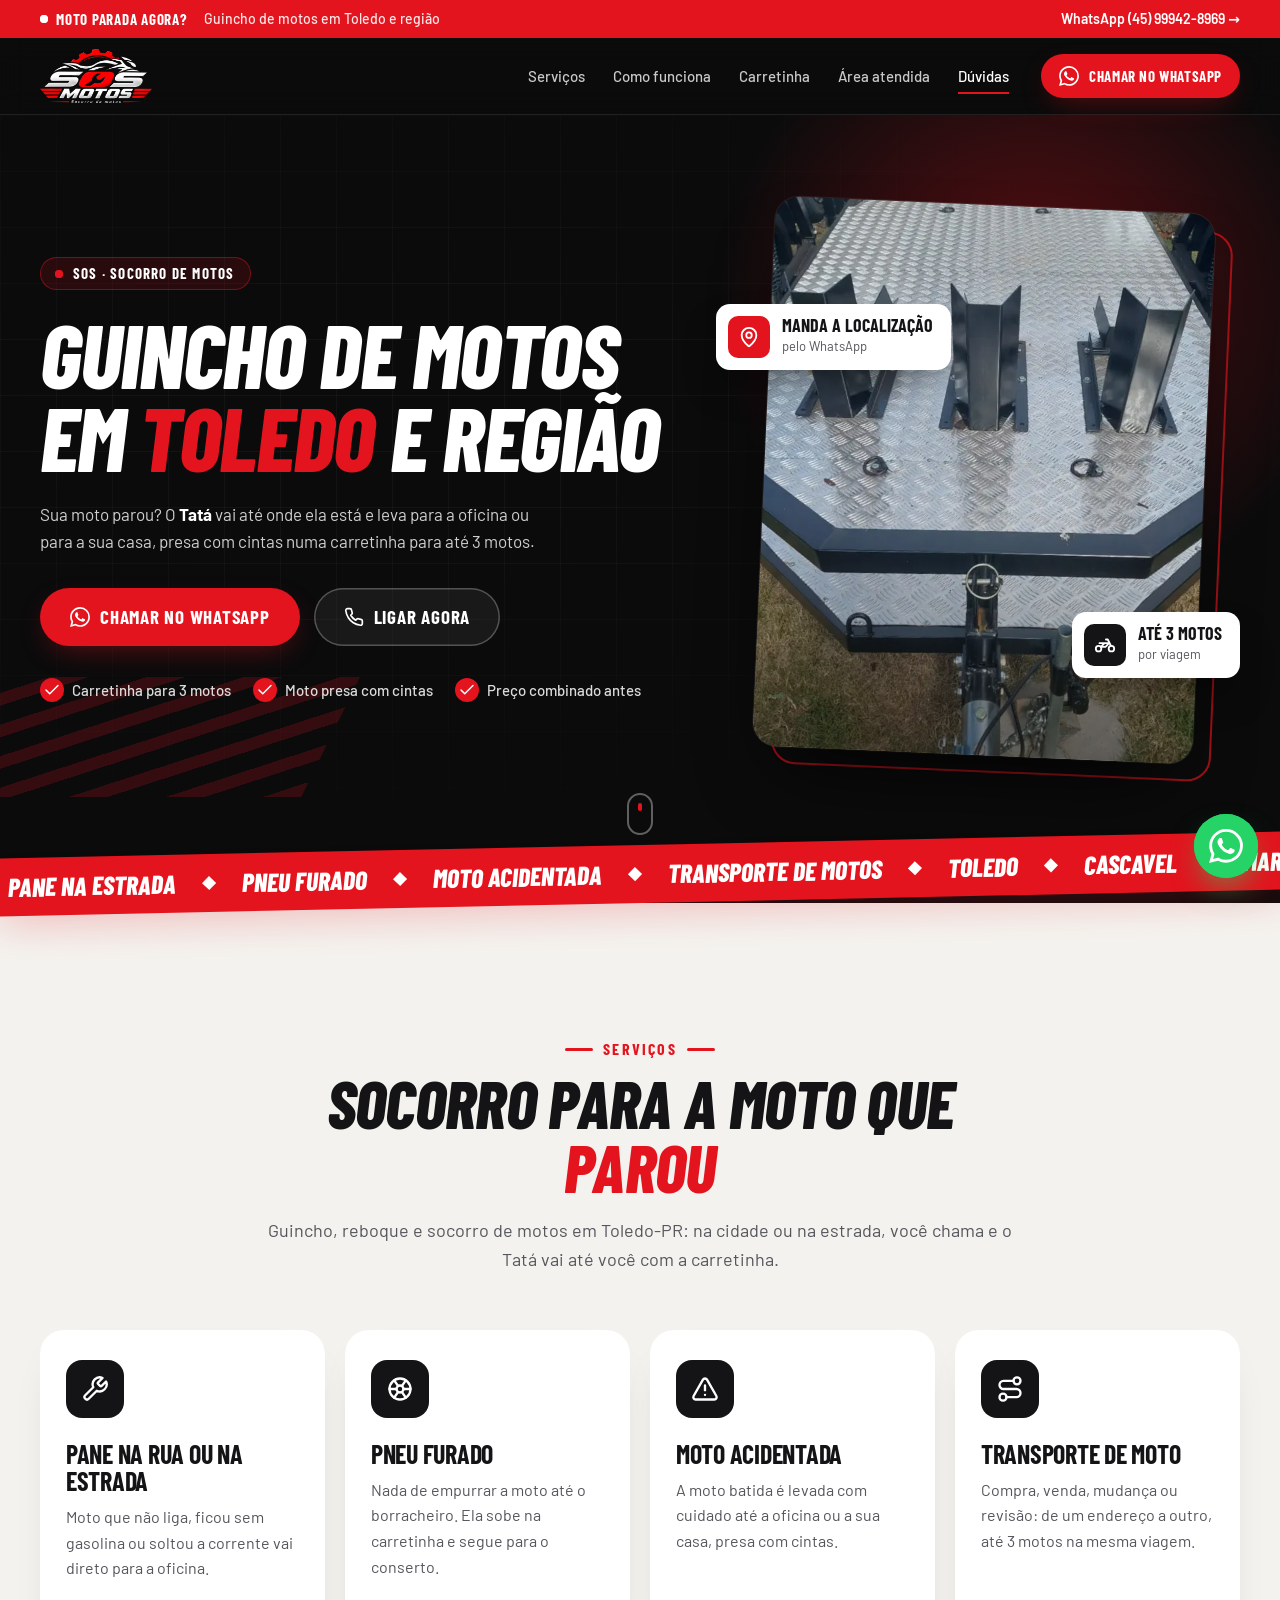
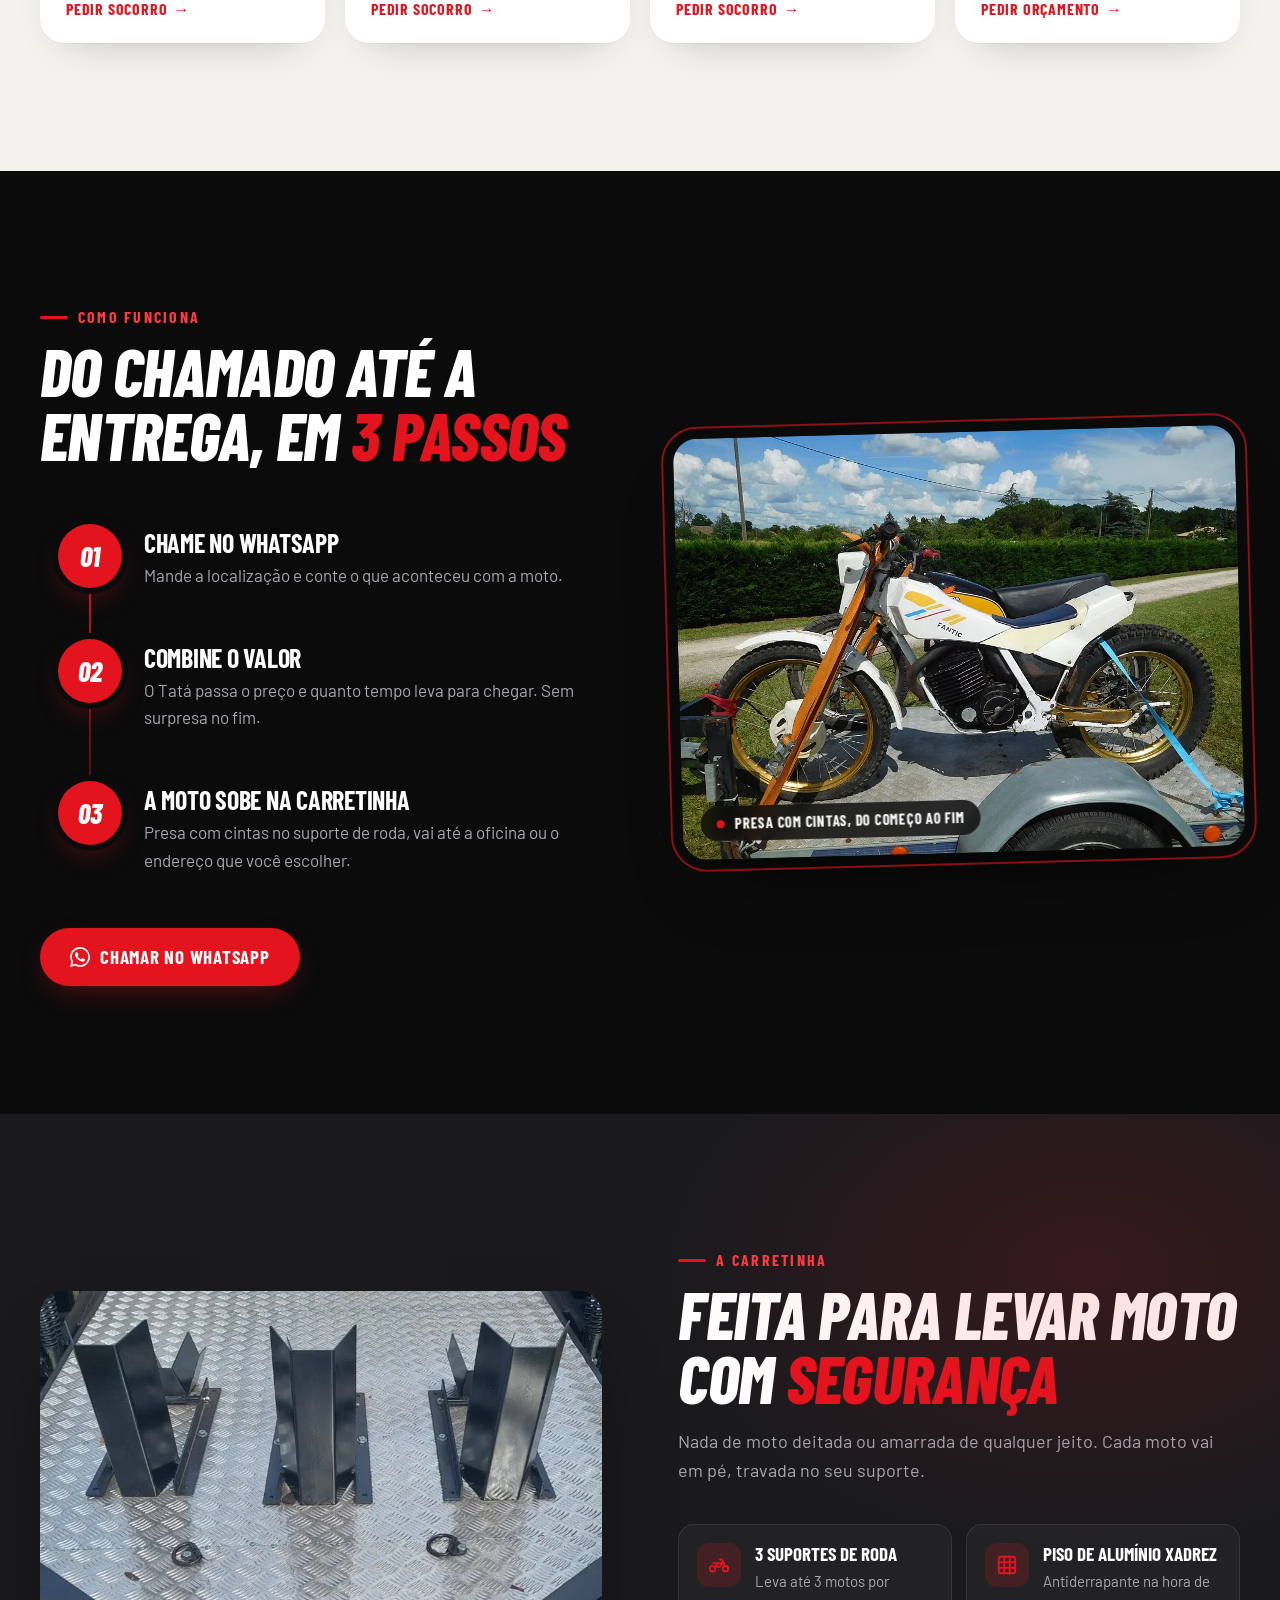
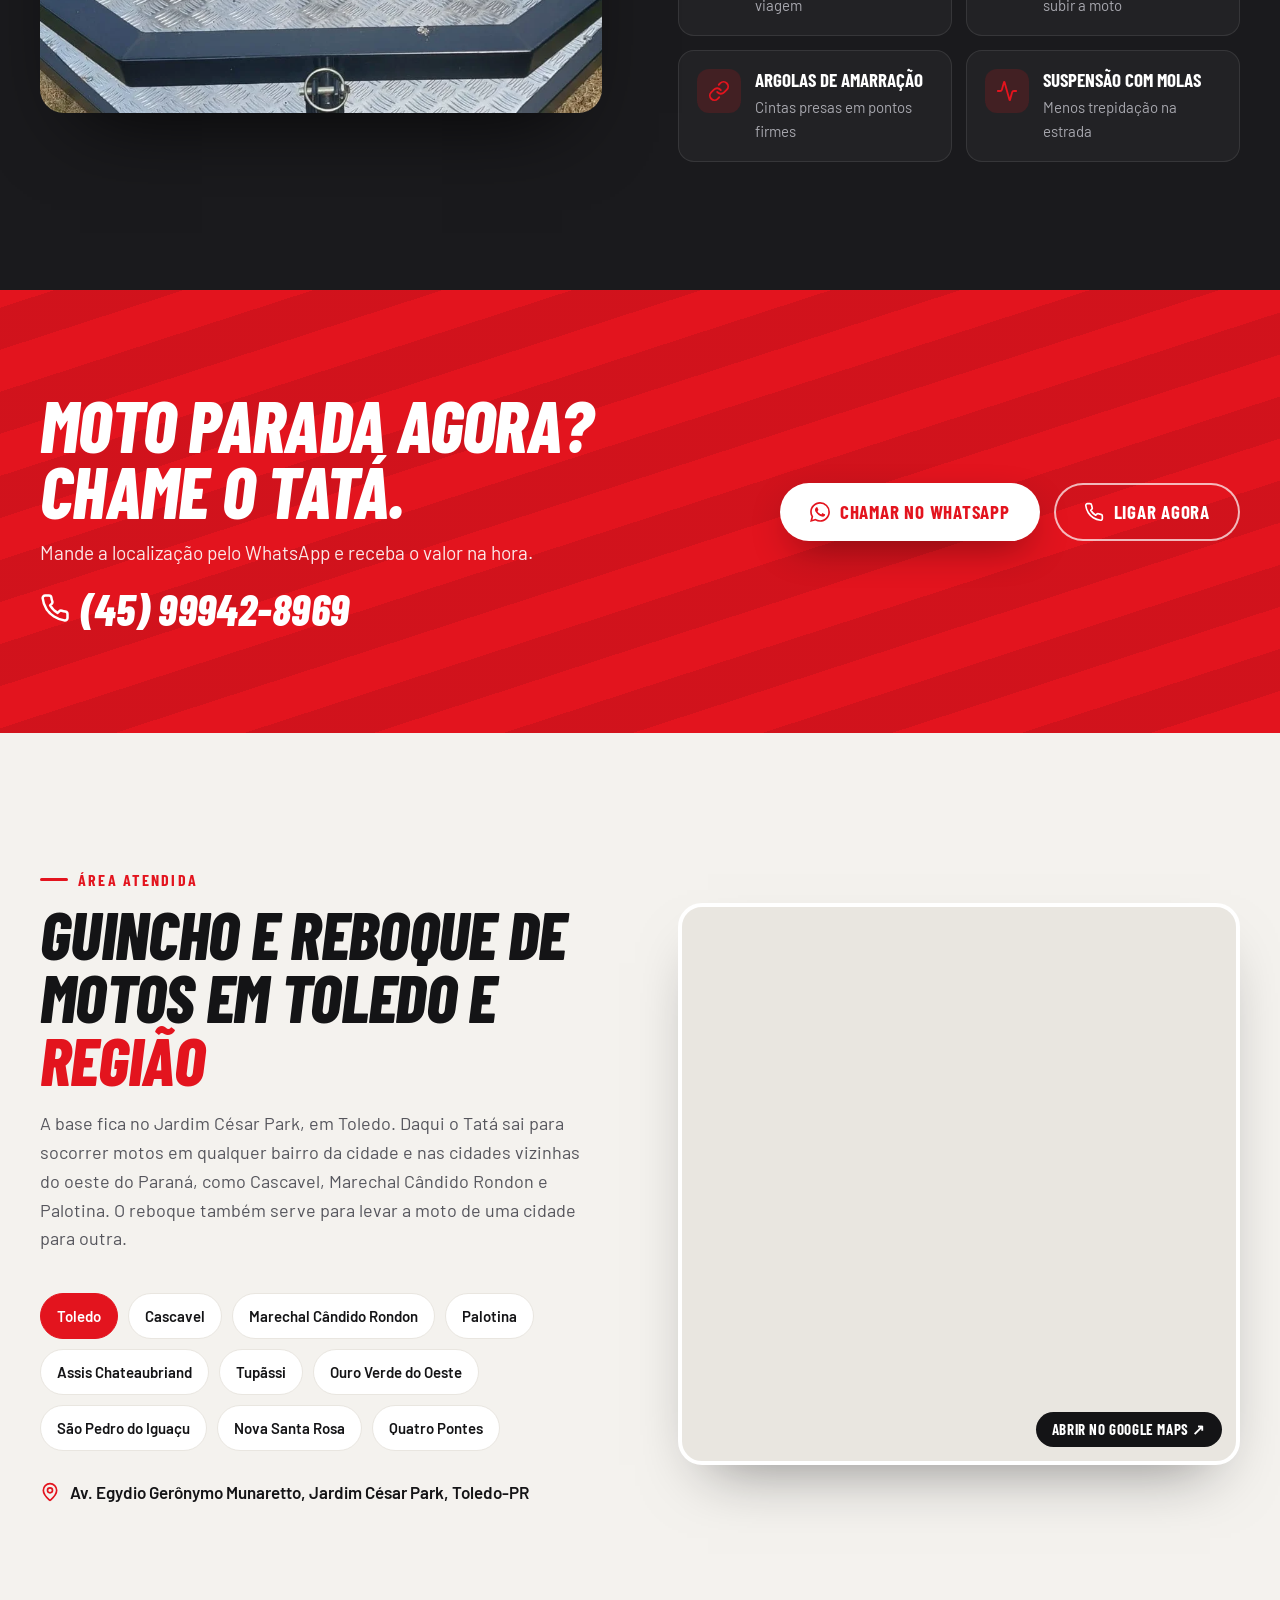
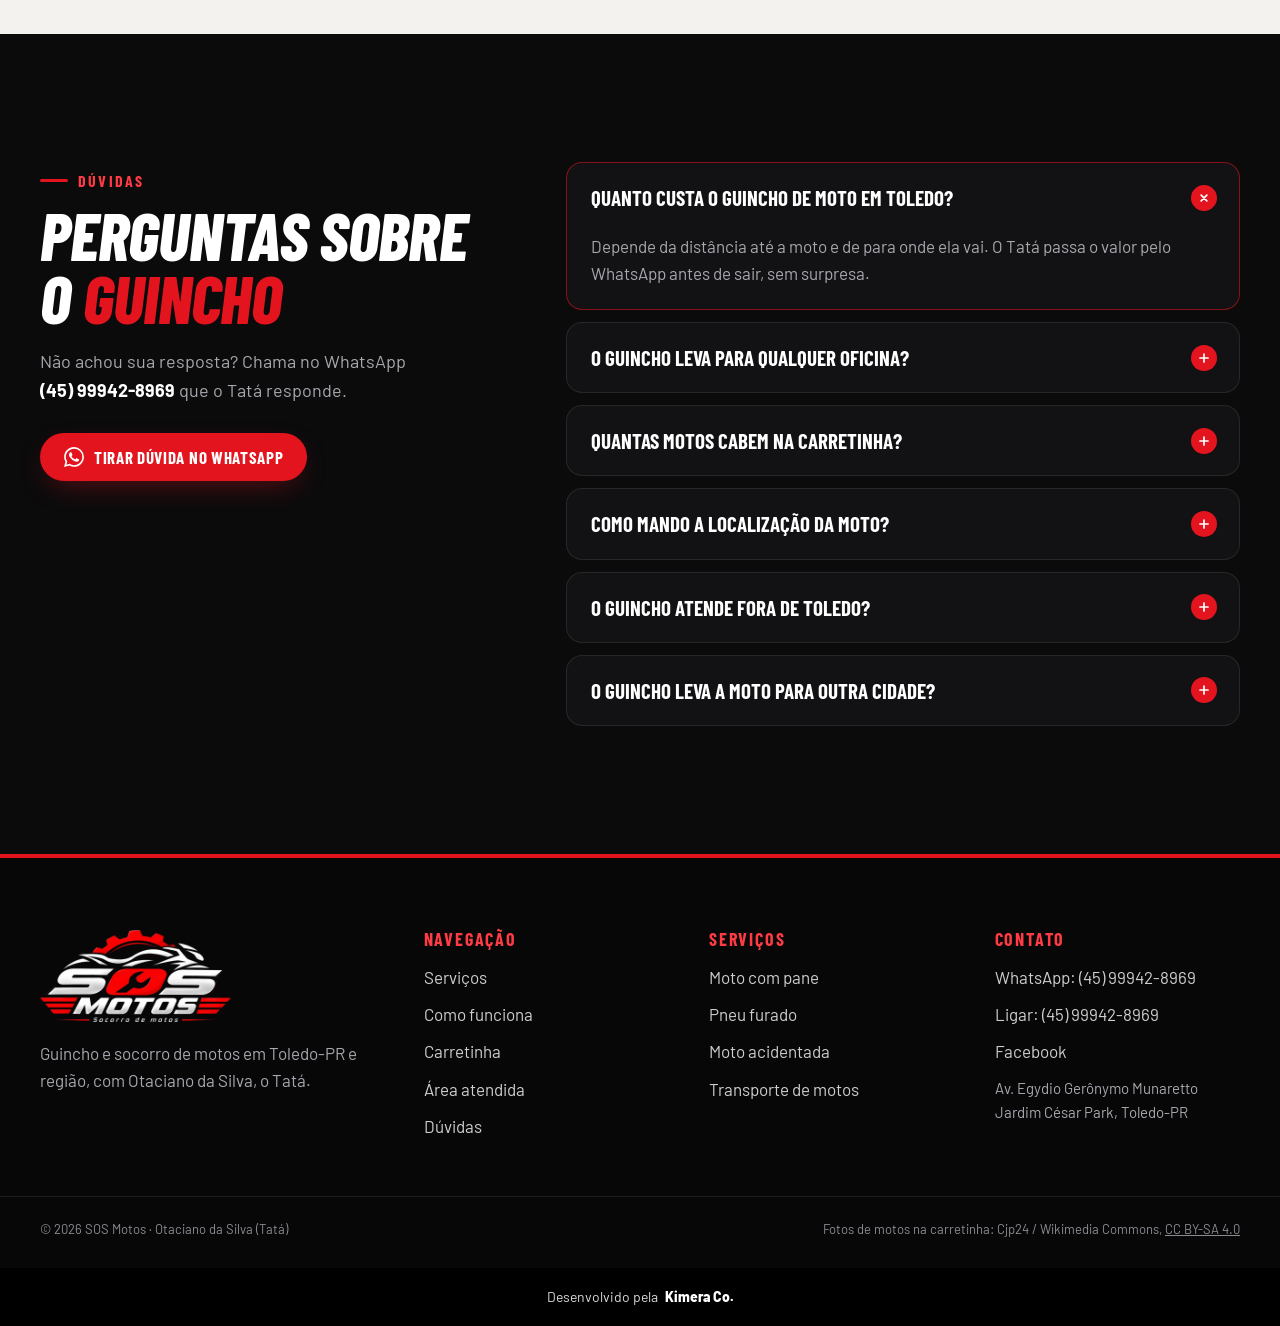
<file: index.html>
<!doctype html>
<html lang="pt-BR">
<head>
<meta charset="utf-8">
<meta name="viewport" content="width=device-width, initial-scale=1, viewport-fit=cover">
<title>Guincho de Motos em Toledo-PR e Região | SOS Motos (Tatá)</title>
<meta name="description" content="Guincho de motos em Toledo-PR e região. O Tatá busca sua moto onde ela parou e leva até a oficina ou a sua casa, numa carretinha para 3 motos. Chame no WhatsApp.">
<meta name="geo.region" content="BR-PR">
<meta name="geo.placename" content="Toledo">
<meta name="geo.position" content="-24.7551414;-53.7394605">
<meta property="og:type" content="website">
<meta property="og:locale" content="pt_BR">
<meta property="og:title" content="SOS Motos: guincho de motos em Toledo-PR">
<meta property="og:description" content="O Tatá busca sua moto onde ela parou, em Toledo e região, e leva na carretinha até a oficina ou a sua casa.">
<meta property="og:image" content="https://sosmotostoledo.com.br/share-v2.jpg">
<meta property="og:image:width" content="1200">
<meta property="og:image:height" content="630">
<meta name="twitter:card" content="summary_large_image">
<link rel="icon" href="favicon.png" type="image/png">
<link rel="icon" href="icon-512.png" type="image/png" sizes="512x512">
<link rel="apple-touch-icon" href="apple-touch-icon.png">
<meta name="theme-color" content="#0B0B0C">
<link rel="canonical" href="https://sosmotostoledo.com.br/">
<meta property="og:url" content="https://sosmotostoledo.com.br/">
<link rel="preconnect" href="https://fonts.googleapis.com">
<link rel="preconnect" href="https://fonts.gstatic.com" crossorigin>
<link href="https://fonts.googleapis.com/css2?family=Barlow+Condensed:ital,wght@0,600;0,700;0,800;1,700;1,800&family=Barlow:wght@400;500;600&display=swap" rel="stylesheet">
<link rel="preload" as="image" href="img/carretinha-900.webp" imagesrcset="img/carretinha-600.webp 600w, img/carretinha-900.webp 900w" imagesizes="(max-width: 900px) 90vw, 460px">
<link rel="stylesheet" href="styles.css">
<script>document.documentElement.classList.add('js')</script>
<script type="application/ld+json">
{
  "@context": "https://schema.org",
  "@type": [
    "EmergencyService",
    "AutomotiveBusiness"
  ],
  "name": "SOS Motos — Socorro de Motos",
  "alternateName": "SOS Motos Tatá",
  "description": "Guincho e socorro de motos em Toledo-PR e região, com carretinha para até 3 motos.",
  "url": "https://sosmotostoledo.com.br/",
  "image": "https://sosmotostoledo.com.br/share-v2.jpg",
  "logo": "https://sosmotostoledo.com.br/img/logo-grande.webp",
  "founder": {
    "@type": "Person",
    "name": "Otaciano da Silva",
    "alternateName": "Tatá"
  },
  "telephone": "+5545999428969",
  "sameAs": [
    "https://www.facebook.com/share/1fqPfXB3DM/"
  ],
  "address": {
    "@type": "PostalAddress",
    "streetAddress": "Avenida Egydio Gerônymo Munaretto",
    "addressLocality": "Toledo",
    "addressRegion": "PR",
    "addressCountry": "BR"
  },
  "geo": {
    "@type": "GeoCoordinates",
    "latitude": -24.7551414,
    "longitude": -53.7394605
  },
  "hasMap": "https://www.google.com/maps?q=-24.7551414,-53.7394605",
  "areaServed": [
    {
      "@type": "City",
      "name": "Toledo",
      "containedInPlace": {
        "@type": "State",
        "name": "Paraná"
      }
    },
    {
      "@type": "City",
      "name": "Cascavel",
      "containedInPlace": {
        "@type": "State",
        "name": "Paraná"
      }
    },
    {
      "@type": "City",
      "name": "Marechal Cândido Rondon",
      "containedInPlace": {
        "@type": "State",
        "name": "Paraná"
      }
    },
    {
      "@type": "City",
      "name": "Palotina",
      "containedInPlace": {
        "@type": "State",
        "name": "Paraná"
      }
    },
    {
      "@type": "City",
      "name": "Assis Chateaubriand",
      "containedInPlace": {
        "@type": "State",
        "name": "Paraná"
      }
    },
    {
      "@type": "City",
      "name": "Tupãssi",
      "containedInPlace": {
        "@type": "State",
        "name": "Paraná"
      }
    },
    {
      "@type": "City",
      "name": "Ouro Verde do Oeste",
      "containedInPlace": {
        "@type": "State",
        "name": "Paraná"
      }
    },
    {
      "@type": "City",
      "name": "São Pedro do Iguaçu",
      "containedInPlace": {
        "@type": "State",
        "name": "Paraná"
      }
    },
    {
      "@type": "City",
      "name": "Nova Santa Rosa",
      "containedInPlace": {
        "@type": "State",
        "name": "Paraná"
      }
    },
    {
      "@type": "City",
      "name": "Quatro Pontes",
      "containedInPlace": {
        "@type": "State",
        "name": "Paraná"
      }
    }
  ],
  "knowsAbout": [
    "guincho de motos",
    "socorro de motos",
    "reboque de motos",
    "transporte de motos"
  ],
  "@id": "https://sosmotostoledo.com.br/#empresa",
  "slogan": "Moto parou? O Tatá busca.",
  "hasOfferCatalog": {
    "@type": "OfferCatalog",
    "name": "Serviços de guincho de motos",
    "itemListElement": [
      {
        "@type": "Offer",
        "itemOffered": {
          "@type": "Service",
          "name": "Guincho para moto com pane",
          "url": "https://sosmotostoledo.com.br/servicos/moto-com-pane/",
          "description": "Busca da moto parada na rua ou na estrada, em Toledo e região.",
          "areaServed": {
            "@type": "City",
            "name": "Toledo",
            "containedInPlace": {
              "@type": "State",
              "name": "Paraná"
            }
          }
        }
      },
      {
        "@type": "Offer",
        "itemOffered": {
          "@type": "Service",
          "name": "Socorro para pneu furado",
          "url": "https://sosmotostoledo.com.br/servicos/pneu-furado/",
          "description": "Leva a moto com pneu furado até a borracharia ou a oficina.",
          "areaServed": {
            "@type": "City",
            "name": "Toledo",
            "containedInPlace": {
              "@type": "State",
              "name": "Paraná"
            }
          }
        }
      },
      {
        "@type": "Offer",
        "itemOffered": {
          "@type": "Service",
          "name": "Reboque de moto acidentada",
          "url": "https://sosmotostoledo.com.br/servicos/moto-acidentada/",
          "description": "Recolhe a moto depois de acidente e leva até a oficina ou para casa.",
          "areaServed": {
            "@type": "City",
            "name": "Toledo",
            "containedInPlace": {
              "@type": "State",
              "name": "Paraná"
            }
          }
        }
      },
      {
        "@type": "Offer",
        "itemOffered": {
          "@type": "Service",
          "name": "Transporte de motos",
          "url": "https://sosmotostoledo.com.br/servicos/transporte-de-motos/",
          "description": "Transporte de até 3 motos por viagem na carretinha, presas com cintas.",
          "areaServed": {
            "@type": "City",
            "name": "Toledo",
            "containedInPlace": {
              "@type": "State",
              "name": "Paraná"
            }
          }
        }
      }
    ]
  }
}
</script>
<script type="application/ld+json">
{
  "@context": "https://schema.org",
  "@type": "WebSite",
  "@id": "https://sosmotostoledo.com.br/#site",
  "name": "SOS Motos",
  "alternateName": "SOS Motos Toledo",
  "url": "https://sosmotostoledo.com.br/",
  "inLanguage": "pt-BR",
  "publisher": {
    "@id": "https://sosmotostoledo.com.br/#empresa"
  }
}
</script>
<script type="application/ld+json">
{
  "@context": "https://schema.org",
  "@type": "FAQPage",
  "mainEntity": [
    { "@type": "Question", "name": "Quanto custa o guincho de moto em Toledo?", "acceptedAnswer": { "@type": "Answer", "text": "Depende da distância até a moto e de para onde ela vai. O Tatá passa o valor pelo WhatsApp antes de sair, sem surpresa." } },
    { "@type": "Question", "name": "O guincho leva para qualquer oficina?", "acceptedAnswer": { "@type": "Answer", "text": "Sim. A moto vai para a oficina que você escolher, para uma concessionária ou para a sua casa." } },
    { "@type": "Question", "name": "Quantas motos cabem na carretinha?", "acceptedAnswer": { "@type": "Answer", "text": "Até 3 motos por viagem, cada uma no seu suporte de roda e presa com cintas." } },
    { "@type": "Question", "name": "Como mando a localização da moto?", "acceptedAnswer": { "@type": "Answer", "text": "No WhatsApp, toque no clipe, escolha Localização e envie a localização atual. Assim o Tatá chega direto até você." } },
    { "@type": "Question", "name": "O guincho atende fora de Toledo?", "acceptedAnswer": { "@type": "Answer", "text": "Sim, nas cidades da região. Mande a localização e o Tatá confirma se consegue ir e quanto fica." } },
    { "@type": "Question", "name": "O guincho leva a moto para outra cidade?", "acceptedAnswer": { "@type": "Answer", "text": "Leva. Dá para buscar a moto em Toledo e entregar em Cascavel, Marechal Cândido Rondon ou outra cidade da região, e o contrário também. O valor é combinado antes pelo WhatsApp." } }
  ]
}
</script>
</head>
<body>

<a class="skip" href="#conteudo">Pular para o conteúdo</a>

<!-- faixa de urgência -->
<div class="topbar">
  <div class="container topbar__in">
    <span class="topbar__live"><i></i>Moto parada agora?</span>
    <span class="topbar__txt">Guincho de motos em Toledo e região</span>
    <a class="topbar__link" data-wa href="https://wa.me/5545999428969">WhatsApp (45) 99942-8969 →</a>
  </div>
</div>

<header class="header" id="topo">
  <div class="container header__in">
    <a class="header__logo" href="#topo" aria-label="SOS Motos, início"><img src="img/logo.webp" alt="SOS Motos — socorro de motos" width="362" height="174"></a>
    <nav class="header__nav" aria-label="Principal">
      <a href="#servicos">Serviços</a>
      <a href="#como-funciona">Como funciona</a>
      <a href="#carretinha">Carretinha</a>
      <a href="#area">Área atendida</a>
      <a href="#duvidas">Dúvidas</a>
    </nav>
    <a class="btn btn--red btn--sm header__cta" data-wa href="https://wa.me/5545999428969">
      <svg class="ico" viewBox="0 0 24 24" fill="currentColor" aria-hidden="true" focusable="false"><path d="M17.472 14.382c-.297-.149-1.758-.867-2.03-.967-.273-.099-.471-.148-.67.15-.197.297-.767.966-.94 1.164-.173.199-.347.223-.644.075-.297-.15-1.255-.463-2.39-1.475-.883-.788-1.48-1.761-1.653-2.059-.173-.297-.018-.458.13-.606.134-.133.298-.347.446-.52.149-.174.198-.298.298-.497.099-.198.05-.371-.025-.52-.075-.149-.669-1.612-.916-2.207-.242-.579-.487-.5-.669-.51-.173-.008-.371-.01-.57-.01-.198 0-.52.074-.792.372-.272.297-1.04 1.016-1.04 2.479 0 1.462 1.065 2.875 1.213 3.074.149.198 2.096 3.2 5.077 4.487.709.306 1.262.489 1.694.625.712.227 1.36.195 1.871.118.571-.085 1.758-.719 2.006-1.413.248-.694.248-1.289.173-1.413-.074-.124-.272-.198-.57-.347m-5.421 7.403h-.004a9.87 9.87 0 01-5.031-1.378l-.361-.214-3.741.982.998-3.648-.235-.374a9.86 9.86 0 01-1.51-5.26c.001-5.45 4.436-9.884 9.888-9.884 2.64 0 5.122 1.03 6.988 2.898a9.825 9.825 0 012.893 6.994c-.003 5.45-4.437 9.884-9.885 9.884m8.413-18.297A11.815 11.815 0 0012.05 0C5.495 0 .16 5.335.157 11.892c0 2.096.547 4.142 1.588 5.945L.057 24l6.305-1.654a11.882 11.882 0 005.683 1.448h.005c6.554 0 11.89-5.335 11.893-11.893a11.821 11.821 0 00-3.48-8.413Z"/></svg>Chamar no WhatsApp
    </a>
    <button class="header__burger" type="button" aria-expanded="false" aria-controls="menu" aria-label="Abrir menu"><span></span><span></span></button>
  </div>
  <div class="menu" id="menu" hidden>
    <a href="#servicos">Serviços</a>
    <a href="#como-funciona">Como funciona</a>
    <a href="#carretinha">Carretinha</a>
    <a href="#area">Área atendida</a>
    <a href="#duvidas">Dúvidas</a>
    <a class="btn btn--red" data-wa href="https://wa.me/5545999428969"><svg class="ico" viewBox="0 0 24 24" fill="currentColor" aria-hidden="true" focusable="false"><path d="M17.472 14.382c-.297-.149-1.758-.867-2.03-.967-.273-.099-.471-.148-.67.15-.197.297-.767.966-.94 1.164-.173.199-.347.223-.644.075-.297-.15-1.255-.463-2.39-1.475-.883-.788-1.48-1.761-1.653-2.059-.173-.297-.018-.458.13-.606.134-.133.298-.347.446-.52.149-.174.198-.298.298-.497.099-.198.05-.371-.025-.52-.075-.149-.669-1.612-.916-2.207-.242-.579-.487-.5-.669-.51-.173-.008-.371-.01-.57-.01-.198 0-.52.074-.792.372-.272.297-1.04 1.016-1.04 2.479 0 1.462 1.065 2.875 1.213 3.074.149.198 2.096 3.2 5.077 4.487.709.306 1.262.489 1.694.625.712.227 1.36.195 1.871.118.571-.085 1.758-.719 2.006-1.413.248-.694.248-1.289.173-1.413-.074-.124-.272-.198-.57-.347m-5.421 7.403h-.004a9.87 9.87 0 01-5.031-1.378l-.361-.214-3.741.982.998-3.648-.235-.374a9.86 9.86 0 01-1.51-5.26c.001-5.45 4.436-9.884 9.888-9.884 2.64 0 5.122 1.03 6.988 2.898a9.825 9.825 0 012.893 6.994c-.003 5.45-4.437 9.884-9.885 9.884m8.413-18.297A11.815 11.815 0 0012.05 0C5.495 0 .16 5.335.157 11.892c0 2.096.547 4.142 1.588 5.945L.057 24l6.305-1.654a11.882 11.882 0 005.683 1.448h.005c6.554 0 11.89-5.335 11.893-11.893a11.821 11.821 0 00-3.48-8.413Z"/></svg>Chamar no WhatsApp</a>
  </div>
</header>

<main id="conteudo">

  <!-- HERO (escuro) -->
  <section class="hero">
    <div class="hero__bg" aria-hidden="true">
      <span class="hero__glow"></span>
      <span class="hero__stripes"></span>
      <span class="hero__grid"></span>
    </div>
    <div class="container hero__in">
      <div class="hero__text">
        <p class="badge" data-in="1"><i class="badge__dot"></i>SOS · Socorro de motos</p>
        <h1 data-in="2">Guincho de motos em <span class="red">Toledo</span> e região</h1>
        <p class="hero__lead" data-in="3">Sua moto parou? O <strong>Tatá</strong> vai até onde ela está e leva para a oficina ou para a sua casa, presa com cintas numa carretinha para até 3 motos.</p>
        <div class="hero__cta" data-in="4">
          <a class="btn btn--red btn--lg btn--shine" data-wa href="https://wa.me/5545999428969">
            <svg class="ico" viewBox="0 0 24 24" fill="currentColor" aria-hidden="true" focusable="false"><path d="M17.472 14.382c-.297-.149-1.758-.867-2.03-.967-.273-.099-.471-.148-.67.15-.197.297-.767.966-.94 1.164-.173.199-.347.223-.644.075-.297-.15-1.255-.463-2.39-1.475-.883-.788-1.48-1.761-1.653-2.059-.173-.297-.018-.458.13-.606.134-.133.298-.347.446-.52.149-.174.198-.298.298-.497.099-.198.05-.371-.025-.52-.075-.149-.669-1.612-.916-2.207-.242-.579-.487-.5-.669-.51-.173-.008-.371-.01-.57-.01-.198 0-.52.074-.792.372-.272.297-1.04 1.016-1.04 2.479 0 1.462 1.065 2.875 1.213 3.074.149.198 2.096 3.2 5.077 4.487.709.306 1.262.489 1.694.625.712.227 1.36.195 1.871.118.571-.085 1.758-.719 2.006-1.413.248-.694.248-1.289.173-1.413-.074-.124-.272-.198-.57-.347m-5.421 7.403h-.004a9.87 9.87 0 01-5.031-1.378l-.361-.214-3.741.982.998-3.648-.235-.374a9.86 9.86 0 01-1.51-5.26c.001-5.45 4.436-9.884 9.888-9.884 2.64 0 5.122 1.03 6.988 2.898a9.825 9.825 0 012.893 6.994c-.003 5.45-4.437 9.884-9.885 9.884m8.413-18.297A11.815 11.815 0 0012.05 0C5.495 0 .16 5.335.157 11.892c0 2.096.547 4.142 1.588 5.945L.057 24l6.305-1.654a11.882 11.882 0 005.683 1.448h.005c6.554 0 11.89-5.335 11.893-11.893a11.821 11.821 0 00-3.48-8.413Z"/></svg>Chamar no WhatsApp
          </a>
          <a class="btn btn--ghost btn--lg" data-tel href="tel:+5545999428969">
            <svg class="ico" viewBox="0 0 24 24" fill="none" stroke="currentColor" stroke-width="2" stroke-linecap="round" stroke-linejoin="round" aria-hidden="true" focusable="false"><path d="M22 16.92v3a2 2 0 0 1-2.18 2 19.79 19.79 0 0 1-8.63-3.07 19.5 19.5 0 0 1-6-6 19.79 19.79 0 0 1-3.07-8.67A2 2 0 0 1 4.11 2h3a2 2 0 0 1 2 1.72 12.84 12.84 0 0 0 .7 2.81 2 2 0 0 1-.45 2.11L8.09 9.91a16 16 0 0 0 6 6l1.27-1.27a2 2 0 0 1 2.11-.45 12.84 12.84 0 0 0 2.81.7A2 2 0 0 1 22 16.92z" /></svg>Ligar agora
          </a>
        </div>
        <ul class="chips" data-in="5">
          <li><svg class="ico" viewBox="0 0 24 24" fill="none" stroke="currentColor" stroke-width="2" stroke-linecap="round" stroke-linejoin="round" aria-hidden="true" focusable="false"><path d="M20 6 9 17l-5-5" /></svg>Carretinha para 3 motos</li>
          <li><svg class="ico" viewBox="0 0 24 24" fill="none" stroke="currentColor" stroke-width="2" stroke-linecap="round" stroke-linejoin="round" aria-hidden="true" focusable="false"><path d="M20 6 9 17l-5-5" /></svg>Moto presa com cintas</li>
          <li><svg class="ico" viewBox="0 0 24 24" fill="none" stroke="currentColor" stroke-width="2" stroke-linecap="round" stroke-linejoin="round" aria-hidden="true" focusable="false"><path d="M20 6 9 17l-5-5" /></svg>Preço combinado antes</li>
        </ul>
      </div>

      <div class="hero__visual" data-in="3">
        <div class="hero__frame">
          <img src="img/carretinha-900.webp" srcset="img/carretinha-600.webp 600w, img/carretinha-900.webp 900w" sizes="(max-width: 900px) 90vw, 460px" width="900" height="1600" alt="Carretinha do SOS Motos com piso de alumínio antiderrapante e três suportes de roda" fetchpriority="high">
        </div>
        <div class="float float--a">
          <span class="float__ico"><svg viewBox="0 0 24 24" fill="none" stroke="currentColor" stroke-width="2" stroke-linecap="round" stroke-linejoin="round" aria-hidden="true" focusable="false"><path d="M20 10c0 4.993-5.539 10.193-7.399 11.799a1 1 0 0 1-1.202 0C9.539 20.193 4 14.993 4 10a8 8 0 0 1 16 0" /> <circle cx="12" cy="10" r="3" /></svg></span>
          <span><b>Manda a localização</b><small>pelo WhatsApp</small></span>
        </div>
        <div class="float float--b">
          <span class="float__ico float__ico--dark"><svg viewBox="0 0 24 24" fill="none" stroke="currentColor" stroke-width="2" stroke-linecap="round" stroke-linejoin="round" aria-hidden="true" focusable="false"><path d="M5 16m-3 0a3 3 0 1 0 6 0a3 3 0 1 0 -6 0" /> <path d="M19 16m-3 0a3 3 0 1 0 6 0a3 3 0 1 0 -6 0" /> <path d="M7.5 14h5l4 -4h-10.5m1.5 4l4 -4" /> <path d="M13 6h2l1.5 3l2 4" /></svg></span>
          <span><b>Até 3 motos</b><small>por viagem</small></span>
        </div>
      </div>
    </div>
    <a class="hero__scroll" href="#servicos" aria-label="Ver os serviços"><span></span></a>
  </section>

  <!-- faixa vermelha rolando -->
  <div class="ticker" aria-hidden="true">
    <div class="ticker__track">
      <span>Pane na estrada</span><span>Pneu furado</span><span>Moto acidentada</span><span>Transporte de motos</span><span>Toledo</span><span>Cascavel</span><span>Marechal Cândido Rondon</span><span>Palotina</span>
      <span>Pane na estrada</span><span>Pneu furado</span><span>Moto acidentada</span><span>Transporte de motos</span><span>Toledo</span><span>Cascavel</span><span>Marechal Cândido Rondon</span><span>Palotina</span>
    </div>
  </div>

  <!-- SERVIÇOS (claro) -->
  <section class="section section--light" id="servicos">
    <div class="container">
      <div class="head" data-reveal>
        <p class="kicker">Serviços</p>
        <h2>Socorro para a moto que <span class="red">parou</span></h2>
        <p class="head__lead">Guincho, reboque e socorro de motos em Toledo-PR: na cidade ou na estrada, você chama e o Tatá vai até você com a carretinha.</p>
      </div>
      <div class="cards">
        <article class="card" data-reveal>
          <span class="card__ico"><svg viewBox="0 0 24 24" fill="none" stroke="currentColor" stroke-width="2" stroke-linecap="round" stroke-linejoin="round" aria-hidden="true" focusable="false"><path d="M14.7 6.3a1 1 0 0 0 0 1.4l1.6 1.6a1 1 0 0 0 1.4 0l3.77-3.77a6 6 0 0 1-7.94 7.94l-6.91 6.91a2.12 2.12 0 0 1-3-3l6.91-6.91a6 6 0 0 1 7.94-7.94l-3.76 3.76z" /></svg></span>
          <h3><a href="servicos/moto-com-pane/">Pane na rua ou na estrada</a></h3>
          <p>Moto que não liga, ficou sem gasolina ou soltou a corrente vai direto para a oficina.</p>
          <a class="card__link" data-wa href="https://wa.me/5545999428969">Pedir socorro <span>→</span></a>
        </article>
        <article class="card" data-reveal>
          <span class="card__ico"><svg viewBox="0 0 24 24" fill="none" stroke="currentColor" stroke-width="2" stroke-linecap="round" stroke-linejoin="round" aria-hidden="true" focusable="false"><path d="M12 12m-9 0a9 9 0 1 0 18 0a9 9 0 1 0 -18 0" /> <path d="M12 12m-3 0a3 3 0 1 0 6 0a3 3 0 1 0 -6 0" /> <path d="M3 12h6" /> <path d="M15 12h6" /> <path d="M13.6 9.4l3.4 -4.8" /> <path d="M10.4 14.6l-3.4 4.8" /> <path d="M7 4.6l3.4 4.8" /> <path d="M13.6 14.6l3.4 4.8" /></svg></span>
          <h3><a href="servicos/pneu-furado/">Pneu furado</a></h3>
          <p>Nada de empurrar a moto até o borracheiro. Ela sobe na carretinha e segue para o conserto.</p>
          <a class="card__link" data-wa href="https://wa.me/5545999428969">Pedir socorro <span>→</span></a>
        </article>
        <article class="card" data-reveal>
          <span class="card__ico"><svg viewBox="0 0 24 24" fill="none" stroke="currentColor" stroke-width="2" stroke-linecap="round" stroke-linejoin="round" aria-hidden="true" focusable="false"><path d="m21.73 18-8-14a2 2 0 0 0-3.48 0l-8 14A2 2 0 0 0 4 21h16a2 2 0 0 0 1.73-3" /> <path d="M12 9v4" /> <path d="M12 17h.01" /></svg></span>
          <h3><a href="servicos/moto-acidentada/">Moto acidentada</a></h3>
          <p>A moto batida é levada com cuidado até a oficina ou a sua casa, presa com cintas.</p>
          <a class="card__link" data-wa href="https://wa.me/5545999428969">Pedir socorro <span>→</span></a>
        </article>
        <article class="card" data-reveal>
          <span class="card__ico"><svg viewBox="0 0 24 24" fill="none" stroke="currentColor" stroke-width="2" stroke-linecap="round" stroke-linejoin="round" aria-hidden="true" focusable="false"><circle cx="6" cy="19" r="3" /> <path d="M9 19h8.5a3.5 3.5 0 0 0 0-7h-11a3.5 3.5 0 0 1 0-7H15" /> <circle cx="18" cy="5" r="3" /></svg></span>
          <h3><a href="servicos/transporte-de-motos/">Transporte de moto</a></h3>
          <p>Compra, venda, mudança ou revisão: de um endereço a outro, até 3 motos na mesma viagem.</p>
          <a class="card__link" data-wa href="https://wa.me/5545999428969">Pedir orçamento <span>→</span></a>
        </article>
      </div>
    </div>
  </section>

  <!-- COMO FUNCIONA (escuro) -->
  <section class="section section--dark" id="como-funciona">
    <div class="container split">
      <div>
        <div class="head head--left" data-reveal>
          <p class="kicker">Como funciona</p>
          <h2>Do chamado até a entrega, em <span class="red">3 passos</span></h2>
        </div>
        <ol class="steps">
          <li class="step" data-reveal>
            <span class="step__n">01</span>
            <div><h3>Chame no WhatsApp</h3><p>Mande a localização e conte o que aconteceu com a moto.</p></div>
          </li>
          <li class="step" data-reveal>
            <span class="step__n">02</span>
            <div><h3>Combine o valor</h3><p>O Tatá passa o preço e quanto tempo leva para chegar. Sem surpresa no fim.</p></div>
          </li>
          <li class="step" data-reveal>
            <span class="step__n">03</span>
            <div><h3>A moto sobe na carretinha</h3><p>Presa com cintas no suporte de roda, vai até a oficina ou o endereço que você escolher.</p></div>
          </li>
        </ol>
        <a class="btn btn--red btn--lg btn--shine" data-wa href="https://wa.me/5545999428969" data-reveal>
          <svg class="ico" viewBox="0 0 24 24" fill="currentColor" aria-hidden="true" focusable="false"><path d="M17.472 14.382c-.297-.149-1.758-.867-2.03-.967-.273-.099-.471-.148-.67.15-.197.297-.767.966-.94 1.164-.173.199-.347.223-.644.075-.297-.15-1.255-.463-2.39-1.475-.883-.788-1.48-1.761-1.653-2.059-.173-.297-.018-.458.13-.606.134-.133.298-.347.446-.52.149-.174.198-.298.298-.497.099-.198.05-.371-.025-.52-.075-.149-.669-1.612-.916-2.207-.242-.579-.487-.5-.669-.51-.173-.008-.371-.01-.57-.01-.198 0-.52.074-.792.372-.272.297-1.04 1.016-1.04 2.479 0 1.462 1.065 2.875 1.213 3.074.149.198 2.096 3.2 5.077 4.487.709.306 1.262.489 1.694.625.712.227 1.36.195 1.871.118.571-.085 1.758-.719 2.006-1.413.248-.694.248-1.289.173-1.413-.074-.124-.272-.198-.57-.347m-5.421 7.403h-.004a9.87 9.87 0 01-5.031-1.378l-.361-.214-3.741.982.998-3.648-.235-.374a9.86 9.86 0 01-1.51-5.26c.001-5.45 4.436-9.884 9.888-9.884 2.64 0 5.122 1.03 6.988 2.898a9.825 9.825 0 012.893 6.994c-.003 5.45-4.437 9.884-9.885 9.884m8.413-18.297A11.815 11.815 0 0012.05 0C5.495 0 .16 5.335.157 11.892c0 2.096.547 4.142 1.588 5.945L.057 24l6.305-1.654a11.882 11.882 0 005.683 1.448h.005c6.554 0 11.89-5.335 11.893-11.893a11.821 11.821 0 00-3.48-8.413Z"/></svg>Chamar no WhatsApp
        </a>
      </div>
      <figure class="photo photo--tilt" data-reveal>
        <img src="img/moto-amarrada.webp" width="960" height="722" alt="Moto amarrada com cintas na carretinha, pronta para o transporte" loading="lazy">
        <figcaption class="photo__tag"><i></i>Presa com cintas, do começo ao fim</figcaption>
      </figure>
    </div>
  </section>

  <!-- CARRETINHA (grafite) -->
  <section class="section section--graphite" id="carretinha">
    <div class="container split split--rev">
      <figure class="photo" data-reveal>
        <img src="img/carretinha-suportes.webp" width="900" height="699" alt="Os três suportes de roda da carretinha sobre o piso de alumínio" loading="lazy">
      </figure>
      <div>
        <div class="head head--left" data-reveal>
          <p class="kicker">A carretinha</p>
          <h2>Feita para levar moto com <span class="red">segurança</span></h2>
          <p class="head__lead">Nada de moto deitada ou amarrada de qualquer jeito. Cada moto vai em pé, travada no seu suporte.</p>
        </div>
        <ul class="specs">
          <li data-reveal><span class="specs__ico"><svg viewBox="0 0 24 24" fill="none" stroke="currentColor" stroke-width="2" stroke-linecap="round" stroke-linejoin="round" aria-hidden="true" focusable="false"><path d="M5 16m-3 0a3 3 0 1 0 6 0a3 3 0 1 0 -6 0" /> <path d="M19 16m-3 0a3 3 0 1 0 6 0a3 3 0 1 0 -6 0" /> <path d="M7.5 14h5l4 -4h-10.5m1.5 4l4 -4" /> <path d="M13 6h2l1.5 3l2 4" /></svg></span><div><b>3 suportes de roda</b><small>Leva até 3 motos por viagem</small></div></li>
          <li data-reveal><span class="specs__ico"><svg viewBox="0 0 24 24" fill="none" stroke="currentColor" stroke-width="2" stroke-linecap="round" stroke-linejoin="round" aria-hidden="true" focusable="false"><rect width="18" height="18" x="3" y="3" rx="2" /> <path d="M3 9h18" /> <path d="M3 15h18" /> <path d="M9 3v18" /> <path d="M15 3v18" /></svg></span><div><b>Piso de alumínio xadrez</b><small>Antiderrapante na hora de subir a moto</small></div></li>
          <li data-reveal><span class="specs__ico"><svg viewBox="0 0 24 24" fill="none" stroke="currentColor" stroke-width="2" stroke-linecap="round" stroke-linejoin="round" aria-hidden="true" focusable="false"><path d="M10 13a5 5 0 0 0 7.54.54l3-3a5 5 0 0 0-7.07-7.07l-1.72 1.71" /> <path d="M14 11a5 5 0 0 0-7.54-.54l-3 3a5 5 0 0 0 7.07 7.07l1.71-1.71" /></svg></span><div><b>Argolas de amarração</b><small>Cintas presas em pontos firmes</small></div></li>
          <li data-reveal><span class="specs__ico"><svg viewBox="0 0 24 24" fill="none" stroke="currentColor" stroke-width="2" stroke-linecap="round" stroke-linejoin="round" aria-hidden="true" focusable="false"><path d="M22 12h-2.48a2 2 0 0 0-1.93 1.46l-2.35 8.36a.25.25 0 0 1-.48 0L9.24 2.18a.25.25 0 0 0-.48 0l-2.35 8.36A2 2 0 0 1 4.49 12H2" /></svg></span><div><b>Suspensão com molas</b><small>Menos trepidação na estrada</small></div></li>
        </ul>
      </div>
    </div>
  </section>

  <!-- CTA (vermelho) -->
  <section class="cta" id="chamar">
    <div class="cta__bg" aria-hidden="true"></div>
    <div class="container cta__in" data-reveal>
      <div>
        <h2>Moto parada agora? <br>Chame o Tatá.</h2>
        <p>Mande a localização pelo WhatsApp e receba o valor na hora.</p>
        <a class="cta__phone" data-tel href="tel:+5545999428969"><svg class="ico" viewBox="0 0 24 24" fill="none" stroke="currentColor" stroke-width="2" stroke-linecap="round" stroke-linejoin="round" aria-hidden="true" focusable="false"><path d="M22 16.92v3a2 2 0 0 1-2.18 2 19.79 19.79 0 0 1-8.63-3.07 19.5 19.5 0 0 1-6-6 19.79 19.79 0 0 1-3.07-8.67A2 2 0 0 1 4.11 2h3a2 2 0 0 1 2 1.72 12.84 12.84 0 0 0 .7 2.81 2 2 0 0 1-.45 2.11L8.09 9.91a16 16 0 0 0 6 6l1.27-1.27a2 2 0 0 1 2.11-.45 12.84 12.84 0 0 0 2.81.7A2 2 0 0 1 22 16.92z" /></svg>(45) 99942-8969</a>
      </div>
      <div class="cta__btns">
        <a class="btn btn--white btn--lg" data-wa href="https://wa.me/5545999428969"><svg class="ico" viewBox="0 0 24 24" fill="currentColor" aria-hidden="true" focusable="false"><path d="M17.472 14.382c-.297-.149-1.758-.867-2.03-.967-.273-.099-.471-.148-.67.15-.197.297-.767.966-.94 1.164-.173.199-.347.223-.644.075-.297-.15-1.255-.463-2.39-1.475-.883-.788-1.48-1.761-1.653-2.059-.173-.297-.018-.458.13-.606.134-.133.298-.347.446-.52.149-.174.198-.298.298-.497.099-.198.05-.371-.025-.52-.075-.149-.669-1.612-.916-2.207-.242-.579-.487-.5-.669-.51-.173-.008-.371-.01-.57-.01-.198 0-.52.074-.792.372-.272.297-1.04 1.016-1.04 2.479 0 1.462 1.065 2.875 1.213 3.074.149.198 2.096 3.2 5.077 4.487.709.306 1.262.489 1.694.625.712.227 1.36.195 1.871.118.571-.085 1.758-.719 2.006-1.413.248-.694.248-1.289.173-1.413-.074-.124-.272-.198-.57-.347m-5.421 7.403h-.004a9.87 9.87 0 01-5.031-1.378l-.361-.214-3.741.982.998-3.648-.235-.374a9.86 9.86 0 01-1.51-5.26c.001-5.45 4.436-9.884 9.888-9.884 2.64 0 5.122 1.03 6.988 2.898a9.825 9.825 0 012.893 6.994c-.003 5.45-4.437 9.884-9.885 9.884m8.413-18.297A11.815 11.815 0 0012.05 0C5.495 0 .16 5.335.157 11.892c0 2.096.547 4.142 1.588 5.945L.057 24l6.305-1.654a11.882 11.882 0 005.683 1.448h.005c6.554 0 11.89-5.335 11.893-11.893a11.821 11.821 0 00-3.48-8.413Z"/></svg>Chamar no WhatsApp</a>
        <a class="btn btn--outline-white btn--lg" data-tel href="tel:+5545999428969"><svg class="ico" viewBox="0 0 24 24" fill="none" stroke="currentColor" stroke-width="2" stroke-linecap="round" stroke-linejoin="round" aria-hidden="true" focusable="false"><path d="M22 16.92v3a2 2 0 0 1-2.18 2 19.79 19.79 0 0 1-8.63-3.07 19.5 19.5 0 0 1-6-6 19.79 19.79 0 0 1-3.07-8.67A2 2 0 0 1 4.11 2h3a2 2 0 0 1 2 1.72 12.84 12.84 0 0 0 .7 2.81 2 2 0 0 1-.45 2.11L8.09 9.91a16 16 0 0 0 6 6l1.27-1.27a2 2 0 0 1 2.11-.45 12.84 12.84 0 0 0 2.81.7A2 2 0 0 1 22 16.92z" /></svg>Ligar agora</a>
      </div>
    </div>
  </section>

  <!-- ÁREA (claro) -->
  <section class="section section--light" id="area">
    <div class="container split">
      <div>
        <div class="head head--left" data-reveal>
          <p class="kicker">Área atendida</p>
          <h2>Guincho e reboque de motos em Toledo e <span class="red">região</span></h2>
          <p class="head__lead">A base fica no Jardim César Park, em Toledo. Daqui o Tatá sai para socorrer motos em qualquer bairro da cidade e nas cidades vizinhas do oeste do Paraná, como Cascavel, Marechal Cândido Rondon e Palotina. O reboque também serve para levar a moto de uma cidade para outra.</p>
        </div>
        <ul class="cities" data-reveal>
          <li class="is-main">Toledo</li><li>Cascavel</li><li>Marechal Cândido Rondon</li><li>Palotina</li><li>Assis Chateaubriand</li><li>Tupãssi</li><li>Ouro Verde do Oeste</li><li>São Pedro do Iguaçu</li><li>Nova Santa Rosa</li><li>Quatro Pontes</li>
        </ul>
        <p class="address" data-reveal><svg class="ico" viewBox="0 0 24 24" fill="none" stroke="currentColor" stroke-width="2" stroke-linecap="round" stroke-linejoin="round" aria-hidden="true" focusable="false"><path d="M20 10c0 4.993-5.539 10.193-7.399 11.799a1 1 0 0 1-1.202 0C9.539 20.193 4 14.993 4 10a8 8 0 0 1 16 0" /> <circle cx="12" cy="10" r="3" /></svg>Av. Egydio Gerônymo Munaretto, Jardim César Park, Toledo-PR</p>
      </div>
      <div class="map" data-reveal>
        <iframe title="Localização do SOS Motos em Toledo-PR no Google Maps" src="https://www.google.com/maps?q=-24.7551414,-53.7394605&amp;z=15&amp;output=embed" loading="lazy" referrerpolicy="no-referrer-when-downgrade"></iframe>
        <a class="map__open" href="https://www.google.com/maps/place/24%C2%B045'18.5%22S+53%C2%B044'22.1%22W/@-24.7551414,-53.7420354,17z" target="_blank" rel="noopener">Abrir no Google Maps ↗</a>
      </div>
    </div>
  </section>

  <!-- DÚVIDAS (escuro) -->
  <section class="section section--dark" id="duvidas">
    <div class="container faq-wrap">
      <div class="head head--left" data-reveal>
        <p class="kicker">Dúvidas</p>
        <h2>Perguntas sobre o <span class="red">guincho</span></h2>
        <p class="head__lead">Não achou sua resposta? Chama no WhatsApp <strong>(45) 99942-8969</strong> que o Tatá responde.</p>
        <a class="btn btn--red" data-wa href="https://wa.me/5545999428969"><svg class="ico" viewBox="0 0 24 24" fill="currentColor" aria-hidden="true" focusable="false"><path d="M17.472 14.382c-.297-.149-1.758-.867-2.03-.967-.273-.099-.471-.148-.67.15-.197.297-.767.966-.94 1.164-.173.199-.347.223-.644.075-.297-.15-1.255-.463-2.39-1.475-.883-.788-1.48-1.761-1.653-2.059-.173-.297-.018-.458.13-.606.134-.133.298-.347.446-.52.149-.174.198-.298.298-.497.099-.198.05-.371-.025-.52-.075-.149-.669-1.612-.916-2.207-.242-.579-.487-.5-.669-.51-.173-.008-.371-.01-.57-.01-.198 0-.52.074-.792.372-.272.297-1.04 1.016-1.04 2.479 0 1.462 1.065 2.875 1.213 3.074.149.198 2.096 3.2 5.077 4.487.709.306 1.262.489 1.694.625.712.227 1.36.195 1.871.118.571-.085 1.758-.719 2.006-1.413.248-.694.248-1.289.173-1.413-.074-.124-.272-.198-.57-.347m-5.421 7.403h-.004a9.87 9.87 0 01-5.031-1.378l-.361-.214-3.741.982.998-3.648-.235-.374a9.86 9.86 0 01-1.51-5.26c.001-5.45 4.436-9.884 9.888-9.884 2.64 0 5.122 1.03 6.988 2.898a9.825 9.825 0 012.893 6.994c-.003 5.45-4.437 9.884-9.885 9.884m8.413-18.297A11.815 11.815 0 0012.05 0C5.495 0 .16 5.335.157 11.892c0 2.096.547 4.142 1.588 5.945L.057 24l6.305-1.654a11.882 11.882 0 005.683 1.448h.005c6.554 0 11.89-5.335 11.893-11.893a11.821 11.821 0 00-3.48-8.413Z"/></svg>Tirar dúvida no WhatsApp</a>
      </div>
      <div class="faq">
        <details name="faq" data-reveal open><summary>Quanto custa o guincho de moto em Toledo?</summary><p>Depende da distância até a moto e de para onde ela vai. O Tatá passa o valor pelo WhatsApp antes de sair, sem surpresa.</p></details>
        <details name="faq" data-reveal><summary>O guincho leva para qualquer oficina?</summary><p>Sim. A moto vai para a oficina que você escolher, para uma concessionária ou para a sua casa.</p></details>
        <details name="faq" data-reveal><summary>Quantas motos cabem na carretinha?</summary><p>Até 3 motos por viagem, cada uma no seu suporte de roda e presa com cintas.</p></details>
        <details name="faq" data-reveal><summary>Como mando a localização da moto?</summary><p>No WhatsApp, toque no clipe, escolha Localização e envie a localização atual. Assim o Tatá chega direto até você.</p></details>
        <details name="faq" data-reveal><summary>O guincho atende fora de Toledo?</summary><p>Sim, nas cidades da região. Mande a localização e o Tatá confirma se consegue ir e quanto fica.</p></details>
        <details name="faq" data-reveal><summary>O guincho leva a moto para outra cidade?</summary><p>Leva. Dá para buscar a moto em Toledo e entregar em Cascavel, Marechal Cândido Rondon ou outra cidade da região, e o contrário também. O valor é combinado antes pelo WhatsApp.</p></details>
      </div>
    </div>
  </section>
</main>

<footer class="footer">
  <div class="container footer__in">
    <div class="footer__brand">
      <img src="img/logo.webp" alt="SOS Motos — Otaciano da Silva (Tatá), socorro de motos" width="362" height="174" loading="lazy">
      <p>Guincho e socorro de motos em Toledo-PR e região, com Otaciano da Silva, o Tatá.</p>
    </div>
    <div class="footer__col">
      <h3>Navegação</h3>
      <a href="#servicos">Serviços</a><a href="#como-funciona">Como funciona</a><a href="#carretinha">Carretinha</a><a href="#area">Área atendida</a><a href="#duvidas">Dúvidas</a>
    </div>
    <div class="footer__col">
      <h3>Serviços</h3>
      <a href="servicos/moto-com-pane/">Moto com pane</a><a href="servicos/pneu-furado/">Pneu furado</a><a href="servicos/moto-acidentada/">Moto acidentada</a><a href="servicos/transporte-de-motos/">Transporte de motos</a>
    </div>
    <div class="footer__col">
      <h3>Contato</h3>
      <a data-wa href="https://wa.me/5545999428969">WhatsApp: (45) 99942-8969</a>
      <a data-tel href="tel:+5545999428969">Ligar: (45) 99942-8969</a>
      <a href="https://www.facebook.com/share/1fqPfXB3DM/" target="_blank" rel="noopener">Facebook</a>
      <p>Av. Egydio Gerônymo Munaretto<br>Jardim César Park, Toledo-PR</p>
    </div>
  </div>
  <div class="container footer__legal">
    <span>© 2026 SOS Motos · Otaciano da Silva (Tatá)</span>
    <span>Fotos de motos na carretinha: Cjp24 / Wikimedia Commons, <a href="https://creativecommons.org/licenses/by-sa/4.0/deed.pt-br" rel="noopener" target="_blank">CC BY-SA 4.0</a></span>
  </div>
  <div class="credit">
    <a href="https://kimeraco.com.br/" target="_blank" rel="noopener" title="Kimera Co. — criação de sites">Desenvolvido pela <strong>Kimera Co.</strong></a>
  </div>
</footer>

<!-- WhatsApp flutuante -->
<a class="wa-float" data-wa href="https://wa.me/5545999428969" aria-label="Chamar o guincho no WhatsApp">
  <span class="wa-float__bubble">Moto parou? <b>Chama aqui!</b></span>
  <span class="wa-float__btn"><svg viewBox="0 0 24 24" fill="currentColor" aria-hidden="true" focusable="false"><path d="M17.472 14.382c-.297-.149-1.758-.867-2.03-.967-.273-.099-.471-.148-.67.15-.197.297-.767.966-.94 1.164-.173.199-.347.223-.644.075-.297-.15-1.255-.463-2.39-1.475-.883-.788-1.48-1.761-1.653-2.059-.173-.297-.018-.458.13-.606.134-.133.298-.347.446-.52.149-.174.198-.298.298-.497.099-.198.05-.371-.025-.52-.075-.149-.669-1.612-.916-2.207-.242-.579-.487-.5-.669-.51-.173-.008-.371-.01-.57-.01-.198 0-.52.074-.792.372-.272.297-1.04 1.016-1.04 2.479 0 1.462 1.065 2.875 1.213 3.074.149.198 2.096 3.2 5.077 4.487.709.306 1.262.489 1.694.625.712.227 1.36.195 1.871.118.571-.085 1.758-.719 2.006-1.413.248-.694.248-1.289.173-1.413-.074-.124-.272-.198-.57-.347m-5.421 7.403h-.004a9.87 9.87 0 01-5.031-1.378l-.361-.214-3.741.982.998-3.648-.235-.374a9.86 9.86 0 01-1.51-5.26c.001-5.45 4.436-9.884 9.888-9.884 2.64 0 5.122 1.03 6.988 2.898a9.825 9.825 0 012.893 6.994c-.003 5.45-4.437 9.884-9.885 9.884m8.413-18.297A11.815 11.815 0 0012.05 0C5.495 0 .16 5.335.157 11.892c0 2.096.547 4.142 1.588 5.945L.057 24l6.305-1.654a11.882 11.882 0 005.683 1.448h.005c6.554 0 11.89-5.335 11.893-11.893a11.821 11.821 0 00-3.48-8.413Z"/></svg></span>
</a>

<!-- barra fixa no celular -->
<nav class="mbar" aria-label="Contato rápido">
  <a class="mbar__call" data-tel href="tel:+5545999428969"><svg class="ico" viewBox="0 0 24 24" fill="none" stroke="currentColor" stroke-width="2" stroke-linecap="round" stroke-linejoin="round" aria-hidden="true" focusable="false"><path d="M22 16.92v3a2 2 0 0 1-2.18 2 19.79 19.79 0 0 1-8.63-3.07 19.5 19.5 0 0 1-6-6 19.79 19.79 0 0 1-3.07-8.67A2 2 0 0 1 4.11 2h3a2 2 0 0 1 2 1.72 12.84 12.84 0 0 0 .7 2.81 2 2 0 0 1-.45 2.11L8.09 9.91a16 16 0 0 0 6 6l1.27-1.27a2 2 0 0 1 2.11-.45 12.84 12.84 0 0 0 2.81.7A2 2 0 0 1 22 16.92z" /></svg>Ligar</a>
  <a class="mbar__wa" data-wa href="https://wa.me/5545999428969"><svg class="ico" viewBox="0 0 24 24" fill="currentColor" aria-hidden="true" focusable="false"><path d="M17.472 14.382c-.297-.149-1.758-.867-2.03-.967-.273-.099-.471-.148-.67.15-.197.297-.767.966-.94 1.164-.173.199-.347.223-.644.075-.297-.15-1.255-.463-2.39-1.475-.883-.788-1.48-1.761-1.653-2.059-.173-.297-.018-.458.13-.606.134-.133.298-.347.446-.52.149-.174.198-.298.298-.497.099-.198.05-.371-.025-.52-.075-.149-.669-1.612-.916-2.207-.242-.579-.487-.5-.669-.51-.173-.008-.371-.01-.57-.01-.198 0-.52.074-.792.372-.272.297-1.04 1.016-1.04 2.479 0 1.462 1.065 2.875 1.213 3.074.149.198 2.096 3.2 5.077 4.487.709.306 1.262.489 1.694.625.712.227 1.36.195 1.871.118.571-.085 1.758-.719 2.006-1.413.248-.694.248-1.289.173-1.413-.074-.124-.272-.198-.57-.347m-5.421 7.403h-.004a9.87 9.87 0 01-5.031-1.378l-.361-.214-3.741.982.998-3.648-.235-.374a9.86 9.86 0 01-1.51-5.26c.001-5.45 4.436-9.884 9.888-9.884 2.64 0 5.122 1.03 6.988 2.898a9.825 9.825 0 012.893 6.994c-.003 5.45-4.437 9.884-9.885 9.884m8.413-18.297A11.815 11.815 0 0012.05 0C5.495 0 .16 5.335.157 11.892c0 2.096.547 4.142 1.588 5.945L.057 24l6.305-1.654a11.882 11.882 0 005.683 1.448h.005c6.554 0 11.89-5.335 11.893-11.893a11.821 11.821 0 00-3.48-8.413Z"/></svg>Chamar no WhatsApp</a>
</nav>

<script src="site.js" defer></script>
</body>
</html>
</file>
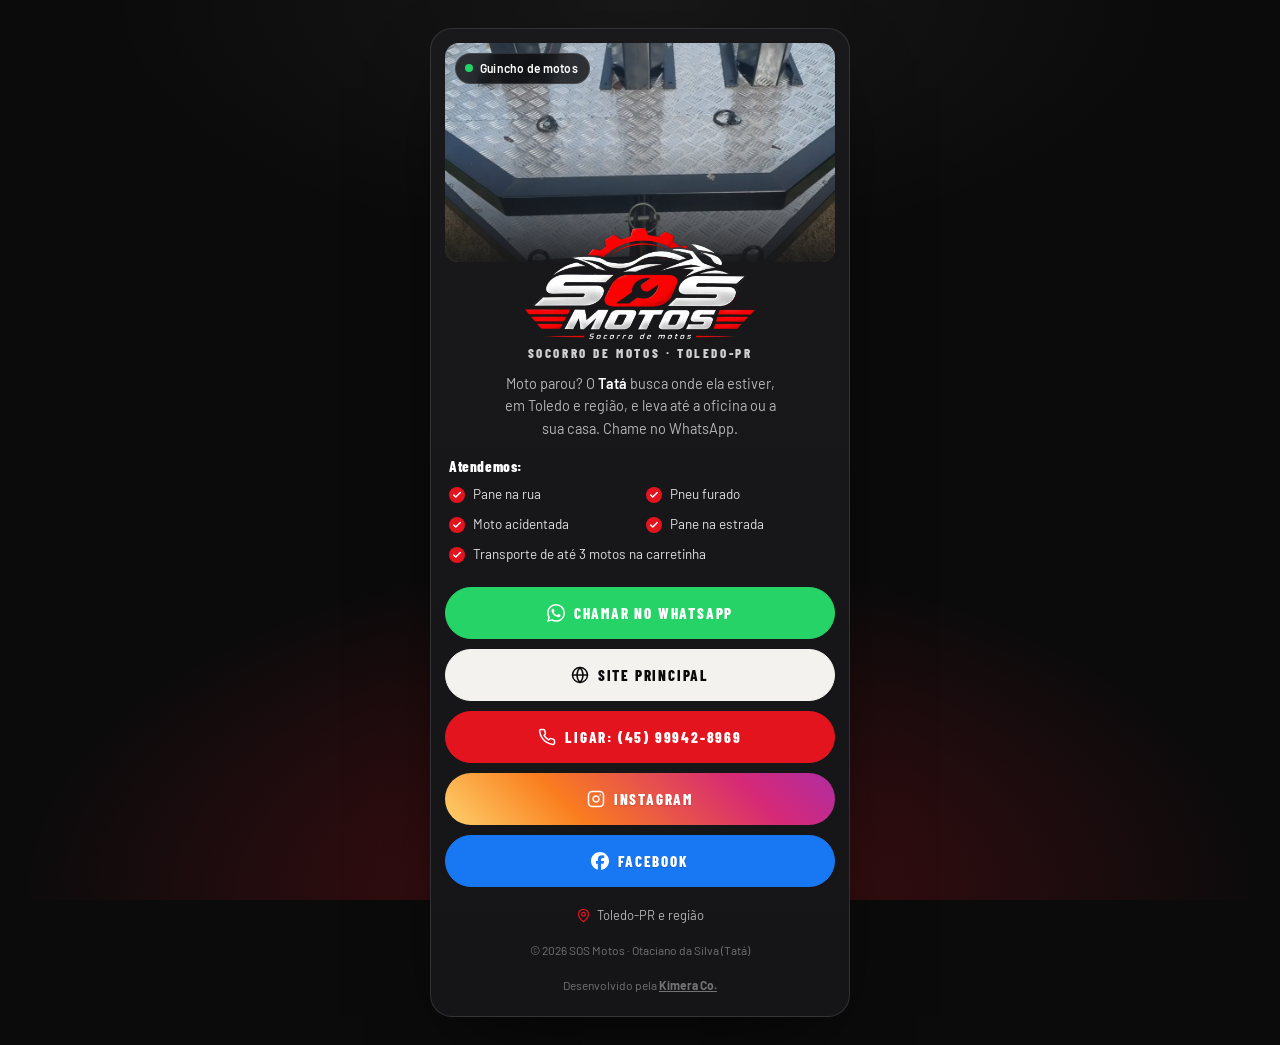
<file: instagram/index.html>
<!doctype html>
<html lang="pt-BR">
<head>
<meta charset="utf-8">
<meta name="viewport" content="width=device-width, initial-scale=1, viewport-fit=cover">
<title>SOS Motos — Link na bio</title>
<meta name="description" content="Guincho e socorro de motos em Toledo-PR e região. Chame o Tatá no WhatsApp.">
<meta name="robots" content="noindex, follow">
<link rel="canonical" href="https://sosmotostoledo.com.br/">
<meta property="og:type" content="website">
<meta property="og:locale" content="pt_BR">
<meta property="og:title" content="SOS Motos: guincho de motos em Toledo-PR">
<meta property="og:description" content="Moto parada? O Tatá busca onde ela estiver, em Toledo e região.">
<meta property="og:image" content="https://sosmotostoledo.com.br/share-v2.jpg">
<meta property="og:image:width" content="1200">
<meta property="og:image:height" content="630">
<link rel="icon" href="../favicon.png" type="image/png">
<link rel="apple-touch-icon" href="../apple-touch-icon.png">
<meta name="theme-color" content="#0B0B0C">
<link rel="preconnect" href="https://fonts.googleapis.com">
<link rel="preconnect" href="https://fonts.gstatic.com" crossorigin>
<link href="https://fonts.googleapis.com/css2?family=Barlow+Condensed:wght@700;800&family=Barlow:wght@400;500;600&display=swap" rel="stylesheet">
<style>
  :root {
    --black: #0B0B0C; --card: #151517; --line: rgba(255,255,255,.12);
    --red: #E3141E; --light: #F4F2EE; --muted: rgba(255,255,255,.68);
    --wa: #25D366; --ease: cubic-bezier(.22,1,.36,1);
  }
  * { box-sizing: border-box; }
  html { -webkit-text-size-adjust: 100%; }
  body {
    margin: 0; min-height: 100vh; min-height: 100dvh;
    display: grid; place-items: center;
    padding: 28px 16px calc(28px + env(safe-area-inset-bottom));
    color: #fff; font: 400 15px/1.55 "Barlow", system-ui, sans-serif;
    background:
      radial-gradient(70% 55% at 50% 100%, rgba(227,20,30,.28), transparent 70%),
      radial-gradient(60% 40% at 50% 0%, rgba(255,255,255,.05), transparent 70%),
      var(--black);
    background-attachment: fixed;
  }
  .card {
    width: 100%; max-width: 420px;
    background: linear-gradient(180deg, #19191c, var(--card));
    border: 1px solid var(--line); border-radius: 22px;
    padding: 14px 14px 22px;
    box-shadow: 0 30px 80px -30px rgba(0,0,0,.8);
    opacity: 0; transform: translateY(14px);
    animation: in .7s var(--ease) .05s forwards;
  }
  @keyframes in { to { opacity: 1; transform: none; } }
  .photo { position: relative; border-radius: 14px; overflow: hidden; aspect-ratio: 16 / 9; background: #222; }
  .photo img { width: 100%; height: 100%; object-fit: cover; display: block; }
  .photo::after { content: ""; position: absolute; inset: 0; background: linear-gradient(180deg, transparent 45%, rgba(21,21,23,.9)); }
  .badge {
    position: absolute; z-index: 1; left: 10px; top: 10px;
    display: inline-flex; align-items: center; gap: 7px;
    background: rgba(11,11,12,.78); backdrop-filter: blur(6px); -webkit-backdrop-filter: blur(6px);
    border: 1px solid var(--line); border-radius: 99px;
    padding: 5px 11px 5px 9px; font-size: 12px; font-weight: 600; letter-spacing: .02em;
  }
  .badge i { width: 8px; height: 8px; border-radius: 50%; background: var(--wa); box-shadow: 0 0 0 0 rgba(37,211,102,.6); animation: ping 2s infinite; }
  @keyframes ping { 70% { box-shadow: 0 0 0 8px rgba(37,211,102,0); } 100% { box-shadow: 0 0 0 0 rgba(37,211,102,0); } }
  .logo { display: block; width: 230px; max-width: 70%; height: auto; margin: -34px auto 0; position: relative; z-index: 1; }
  .tag {
    margin: 8px 0 0; text-align: center;
    font: 800 13px/1 "Barlow Condensed", sans-serif; letter-spacing: .2em; text-transform: uppercase; color: rgba(255,255,255,.8);
  }
  .lead { margin: 12px auto 0; max-width: 34ch; text-align: center; color: var(--muted); font-size: 14.5px; }
  .lead strong { color: #fff; font-weight: 600; }
  .list-t { margin: 20px 4px 10px; font: 800 15px/1 "Barlow Condensed", sans-serif; letter-spacing: .04em; }
  ul { list-style: none; margin: 0; padding: 0 4px; display: grid; grid-template-columns: 1fr 1fr; gap: 9px 12px; }
  li { display: flex; align-items: center; gap: 8px; font-size: 13.5px; color: rgba(255,255,255,.86); }
  li svg { flex: none; width: 16px; height: 16px; padding: 3px; border-radius: 50%; background: var(--red); color: #fff; }
  li.wide { grid-column: 1 / -1; }
  .links { display: grid; gap: 10px; margin-top: 22px; }
  .btn {
    position: relative; overflow: hidden;
    display: flex; align-items: center; justify-content: center; gap: 9px;
    min-height: 52px; padding: 0 18px; border-radius: 99px;
    font: 800 15px/1 "Barlow Condensed", sans-serif; letter-spacing: .12em; text-transform: uppercase;
    text-decoration: none; color: #fff; border: 1px solid rgba(255,255,255,.22); background: rgba(255,255,255,.02);
    transition: transform .18s var(--ease), background .2s, border-color .2s;
  }
  .btn:hover { background: rgba(255,255,255,.07); border-color: rgba(255,255,255,.4); transform: translateY(-2px); }
  .btn:active { transform: scale(.98); }
  .btn svg { width: 18px; height: 18px; flex: none; }
  .btn--site { background: var(--light); color: var(--black); border-color: var(--light); }
  .btn--site:hover { background: #fff; border-color: #fff; }
  .btn--wa { background: var(--wa); border-color: var(--wa); color: #fff; }
  .btn--wa:hover { background: #1fbe5a; border-color: #1fbe5a; }
  .btn--ig { border: 0; background: linear-gradient(45deg, #FEDA75 0%, #FA7E1E 22%, #D62976 50%, #962FBF 75%, #4F5BD5 100%); background-size: 160% 160%; background-position: 0% 50%; transition: transform .18s var(--ease), background-position .5s var(--ease), filter .2s; }
  .btn--ig:hover { background: linear-gradient(45deg, #FEDA75 0%, #FA7E1E 22%, #D62976 50%, #962FBF 75%, #4F5BD5 100%); background-size: 160% 160%; background-position: 100% 50%; filter: brightness(1.06); }
  .btn--tel { background: var(--red); border-color: var(--red); }
  .btn--tel:hover { background: #c81019; border-color: #c81019; }
  .btn--fb { background: #1877F2; border-color: #1877F2; }
  .btn--fb:hover { background: #166FE5; border-color: #166FE5; }
  .btn--ig, .btn--fb { text-shadow: 0 1px 2px rgba(0,0,0,.18); }
  .btn--wa::after {
    content: ""; position: absolute; inset: 0; transform: translateX(-120%);
    background: linear-gradient(100deg, transparent 30%, rgba(255,255,255,.35) 50%, transparent 70%);
    animation: shine 3.6s var(--ease) 1.2s infinite;
  }
  @keyframes shine { 0%, 55% { transform: translateX(-120%); } 85%, 100% { transform: translateX(120%); } }
  .where { margin: 18px 0 0; display: flex; justify-content: center; align-items: center; gap: 6px; color: var(--muted); font-size: 13px; text-align: center; }
  .where svg { width: 15px; height: 15px; color: var(--red); flex: none; }
  .foot { margin: 16px 0 0; text-align: center; font-size: 12px; color: rgba(255,255,255,.4); }
  .foot a { color: inherit; }
  :focus-visible { outline: 2px solid var(--red); outline-offset: 3px; }
  @media (prefers-reduced-motion: reduce) {
    .card { animation: none; opacity: 1; transform: none; }
    .badge i, .btn--wa::after { animation: none; }
  }
</style>
</head>
<body>
<main class="card">
  <div class="photo">
    <img src="../img/carretinha-900.webp" alt="Carretinha do SOS Motos para até 3 motos" width="900" height="600">
    <span class="badge"><i></i>Guincho de motos</span>
  </div>

  <img class="logo" src="../img/logo.webp" alt="SOS Motos — socorro de motos" width="362" height="174">
  <p class="tag">Socorro de motos · Toledo-PR</p>
  <p class="lead">Moto parou? O <strong>Tatá</strong> busca onde ela estiver, em Toledo e região, e leva até a oficina ou a sua casa. Chame no WhatsApp.</p>

  <p class="list-t">Atendemos:</p>
  <ul>
    <li><svg viewBox="0 0 24 24" fill="none" stroke="currentColor" stroke-width="3.5" stroke-linecap="round" stroke-linejoin="round" aria-hidden="true"><path d="M20 6 9 17l-5-5"/></svg>Pane na rua</li>
    <li><svg viewBox="0 0 24 24" fill="none" stroke="currentColor" stroke-width="3.5" stroke-linecap="round" stroke-linejoin="round" aria-hidden="true"><path d="M20 6 9 17l-5-5"/></svg>Pneu furado</li>
    <li><svg viewBox="0 0 24 24" fill="none" stroke="currentColor" stroke-width="3.5" stroke-linecap="round" stroke-linejoin="round" aria-hidden="true"><path d="M20 6 9 17l-5-5"/></svg>Moto acidentada</li>
    <li><svg viewBox="0 0 24 24" fill="none" stroke="currentColor" stroke-width="3.5" stroke-linecap="round" stroke-linejoin="round" aria-hidden="true"><path d="M20 6 9 17l-5-5"/></svg>Pane na estrada</li>
    <li class="wide"><svg viewBox="0 0 24 24" fill="none" stroke="currentColor" stroke-width="3.5" stroke-linecap="round" stroke-linejoin="round" aria-hidden="true"><path d="M20 6 9 17l-5-5"/></svg>Transporte de até 3 motos na carretinha</li>
  </ul>

  <nav class="links" aria-label="Links do SOS Motos">
    <a class="btn btn--wa" data-wa href="https://wa.me/5545999428969"><svg viewBox="0 0 24 24" fill="currentColor" aria-hidden="true"><path d="M17.472 14.382c-.297-.149-1.758-.867-2.03-.967-.273-.099-.471-.148-.67.15-.197.297-.767.966-.94 1.164-.173.199-.347.223-.644.075-.297-.15-1.255-.463-2.39-1.475-.883-.788-1.48-1.761-1.653-2.059-.173-.297-.018-.458.13-.606.134-.133.298-.347.446-.52.149-.174.198-.298.298-.497.099-.198.05-.371-.025-.52-.075-.149-.669-1.612-.916-2.207-.242-.579-.487-.5-.669-.51-.173-.008-.371-.01-.57-.01-.198 0-.52.074-.792.372-.272.297-1.04 1.016-1.04 2.479 0 1.462 1.065 2.875 1.213 3.074.149.198 2.096 3.2 5.077 4.487.709.306 1.262.489 1.694.625.712.227 1.36.195 1.871.118.571-.085 1.758-.719 2.006-1.413.248-.694.248-1.289.173-1.413-.074-.124-.272-.198-.57-.347m-5.421 7.403h-.004a9.87 9.87 0 01-5.031-1.378l-.361-.214-3.741.982.998-3.648-.235-.374a9.86 9.86 0 01-1.51-5.26c.001-5.45 4.436-9.884 9.888-9.884 2.64 0 5.122 1.03 6.988 2.898a9.825 9.825 0 012.893 6.994c-.003 5.45-4.437 9.884-9.885 9.884m8.413-18.297A11.815 11.815 0 0012.05 0C5.495 0 .16 5.335.157 11.892c0 2.096.547 4.142 1.588 5.945L.057 24l6.305-1.654a11.882 11.882 0 005.683 1.448h.005c6.554 0 11.89-5.335 11.893-11.893a11.821 11.821 0 00-3.48-8.413Z"/></svg>Chamar no WhatsApp</a>
    <a class="btn btn--site" href="../"><svg viewBox="0 0 24 24" fill="none" stroke="currentColor" stroke-width="2" stroke-linecap="round" stroke-linejoin="round" aria-hidden="true"><circle cx="12" cy="12" r="10"/><path d="M12 2a14.5 14.5 0 0 0 0 20 14.5 14.5 0 0 0 0-20"/><path d="M2 12h20"/></svg>Site principal</a>
    <a class="btn btn--tel" data-tel href="tel:+5545999428969"><svg viewBox="0 0 24 24" fill="none" stroke="currentColor" stroke-width="2" stroke-linecap="round" stroke-linejoin="round" aria-hidden="true"><path d="M22 16.92v3a2 2 0 0 1-2.18 2 19.79 19.79 0 0 1-8.63-3.07 19.5 19.5 0 0 1-6-6 19.79 19.79 0 0 1-3.07-8.67A2 2 0 0 1 4.11 2h3a2 2 0 0 1 2 1.72 12.84 12.84 0 0 0 .7 2.81 2 2 0 0 1-.45 2.11L8.09 9.91a16 16 0 0 0 6 6l1.27-1.27a2 2 0 0 1 2.11-.45 12.84 12.84 0 0 0 2.81.7A2 2 0 0 1 22 16.92z"/></svg>Ligar: (45) 99942-8969</a>
    <a class="btn btn--ig" data-ig href="https://www.instagram.com/" target="_blank" rel="noopener"><svg viewBox="0 0 24 24" fill="none" stroke="currentColor" stroke-width="2" stroke-linecap="round" stroke-linejoin="round" aria-hidden="true"><rect x="2" y="2" width="20" height="20" rx="5"/><path d="M16 11.37A4 4 0 1 1 12.63 8 4 4 0 0 1 16 11.37z"/><path d="M17.5 6.5h.01"/></svg>Instagram</a>
    <a class="btn btn--fb" href="https://www.facebook.com/share/1fqPfXB3DM/" target="_blank" rel="noopener"><svg viewBox="0 0 24 24" fill="currentColor" aria-hidden="true"><path d="M9.101 23.691v-7.98H6.627v-3.667h2.474v-1.58c0-4.085 1.848-5.978 5.858-5.978.401 0 .955.042 1.468.103a8.68 8.68 0 0 1 1.141.195v3.325a8.623 8.623 0 0 0-.653-.036 26.805 26.805 0 0 0-.733-.009c-.707 0-1.259.096-1.675.309a1.686 1.686 0 0 0-.679.622c-.258.42-.374.995-.374 1.752v1.297h3.919l-.386 2.103-.287 1.564h-3.246v8.245C19.396 23.238 24 18.179 24 12.044c0-6.627-5.373-12-12-12s-12 5.373-12 12c0 5.628 3.874 10.35 9.101 11.647Z"/></svg>Facebook</a>
  </nav>

  <p class="where"><svg viewBox="0 0 24 24" fill="none" stroke="currentColor" stroke-width="2" stroke-linecap="round" stroke-linejoin="round" aria-hidden="true"><path d="M20 10c0 4.993-5.539 10.193-7.399 11.799a1 1 0 0 1-1.202 0C9.539 20.193 4 14.993 4 10a8 8 0 0 1 16 0"/><circle cx="12" cy="10" r="3"/></svg>Toledo-PR e região</p>
  <p class="foot">© 2026 SOS Motos · Otaciano da Silva (Tatá)</p>
  <p class="foot">Desenvolvido pela <a href="https://kimeraco.com.br/" target="_blank" rel="noopener"><strong>Kimera Co.</strong></a></p>
</main>

<script>
  // Contatos: troque só aqui.
  const WHATSAPP = '5545999428969';
  const TELEFONE = '+5545999428969';
  const INSTAGRAM = ''; // só o usuário, sem @ (ex.: sosmotostoledo)
  const MENSAGEM = 'Olá, Tatá! Vim pelo Instagram. Preciso de guincho para minha moto. Minha localização:';

  document.querySelectorAll('[data-wa]').forEach((a) => {
    a.href = `https://wa.me/${WHATSAPP}?text=${encodeURIComponent(MENSAGEM)}`;
    a.target = '_blank'; a.rel = 'noopener';
  });
  document.querySelectorAll('[data-tel]').forEach((a) => { a.href = `tel:${TELEFONE}`; });
  document.querySelectorAll('[data-ig]').forEach((a) => {
    if (INSTAGRAM) a.href = `https://www.instagram.com/${INSTAGRAM}/`;
  });
</script>
</body>
</html>
</file>
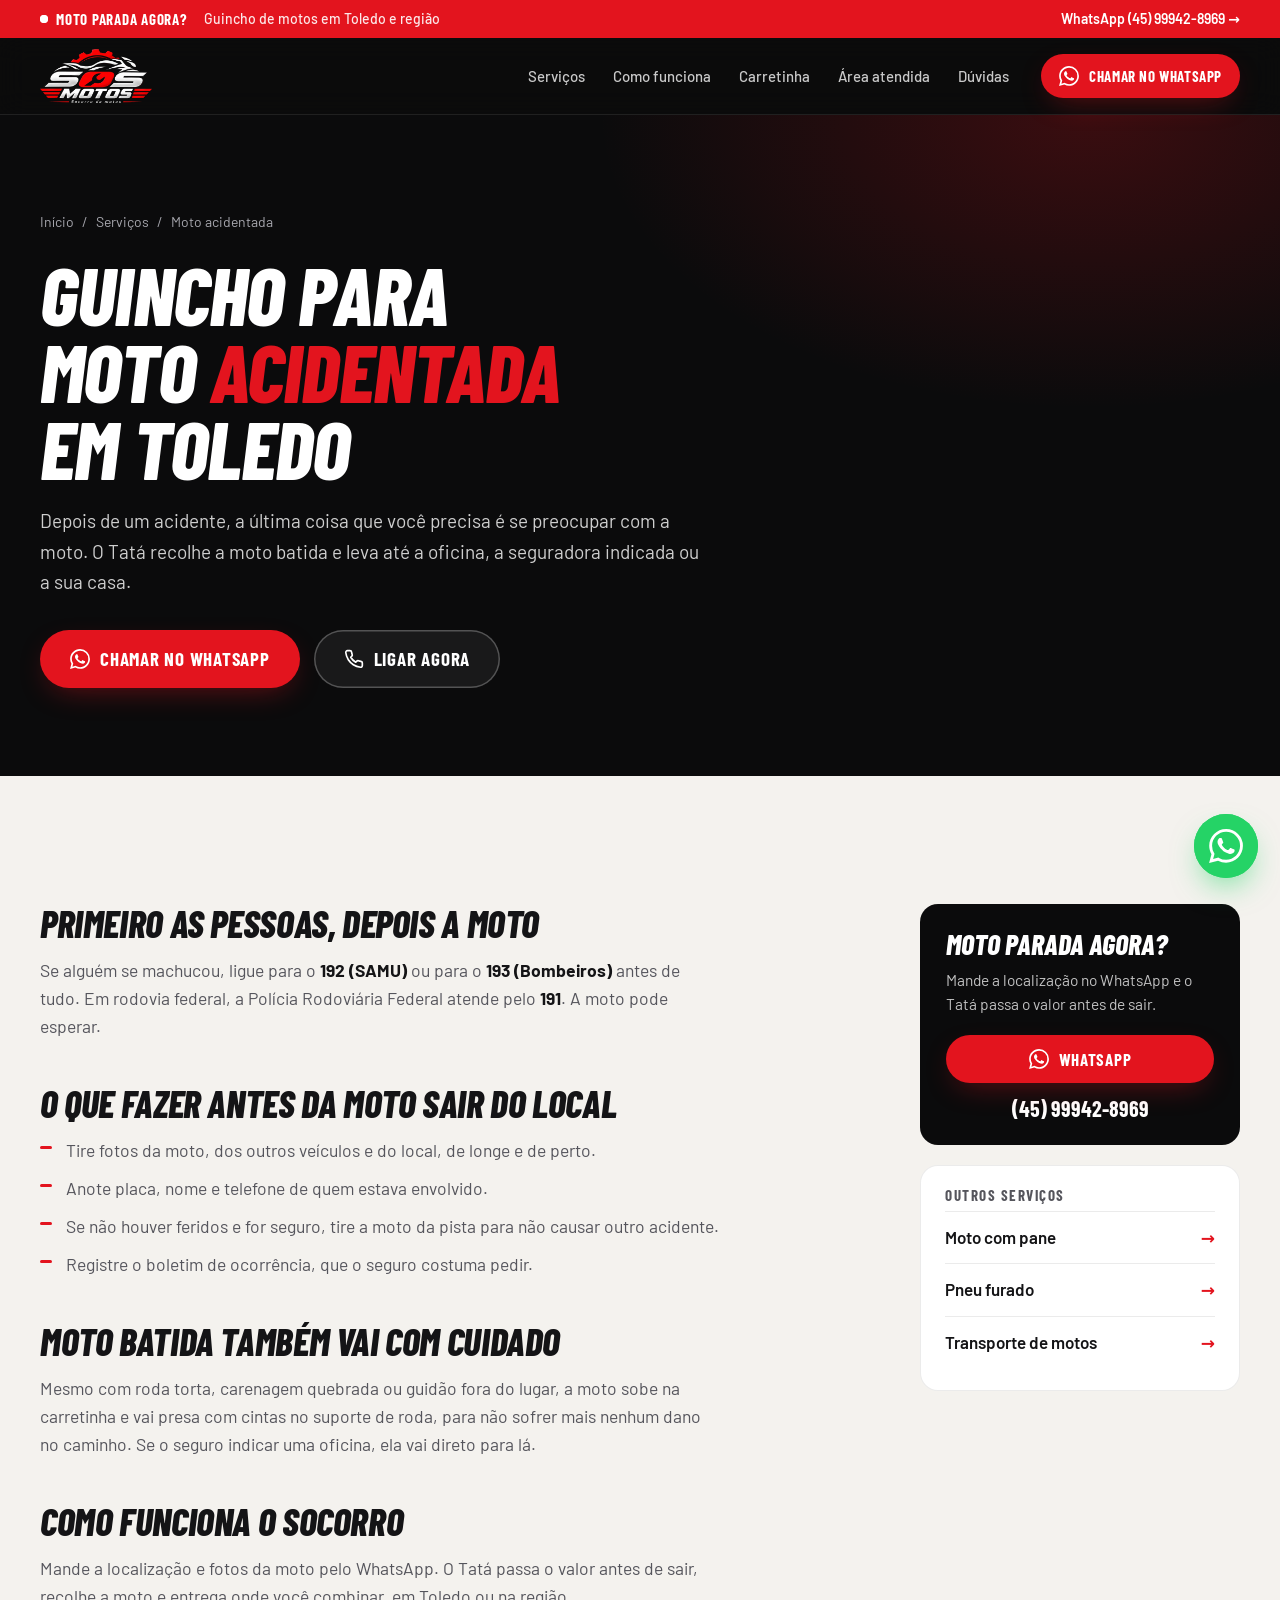
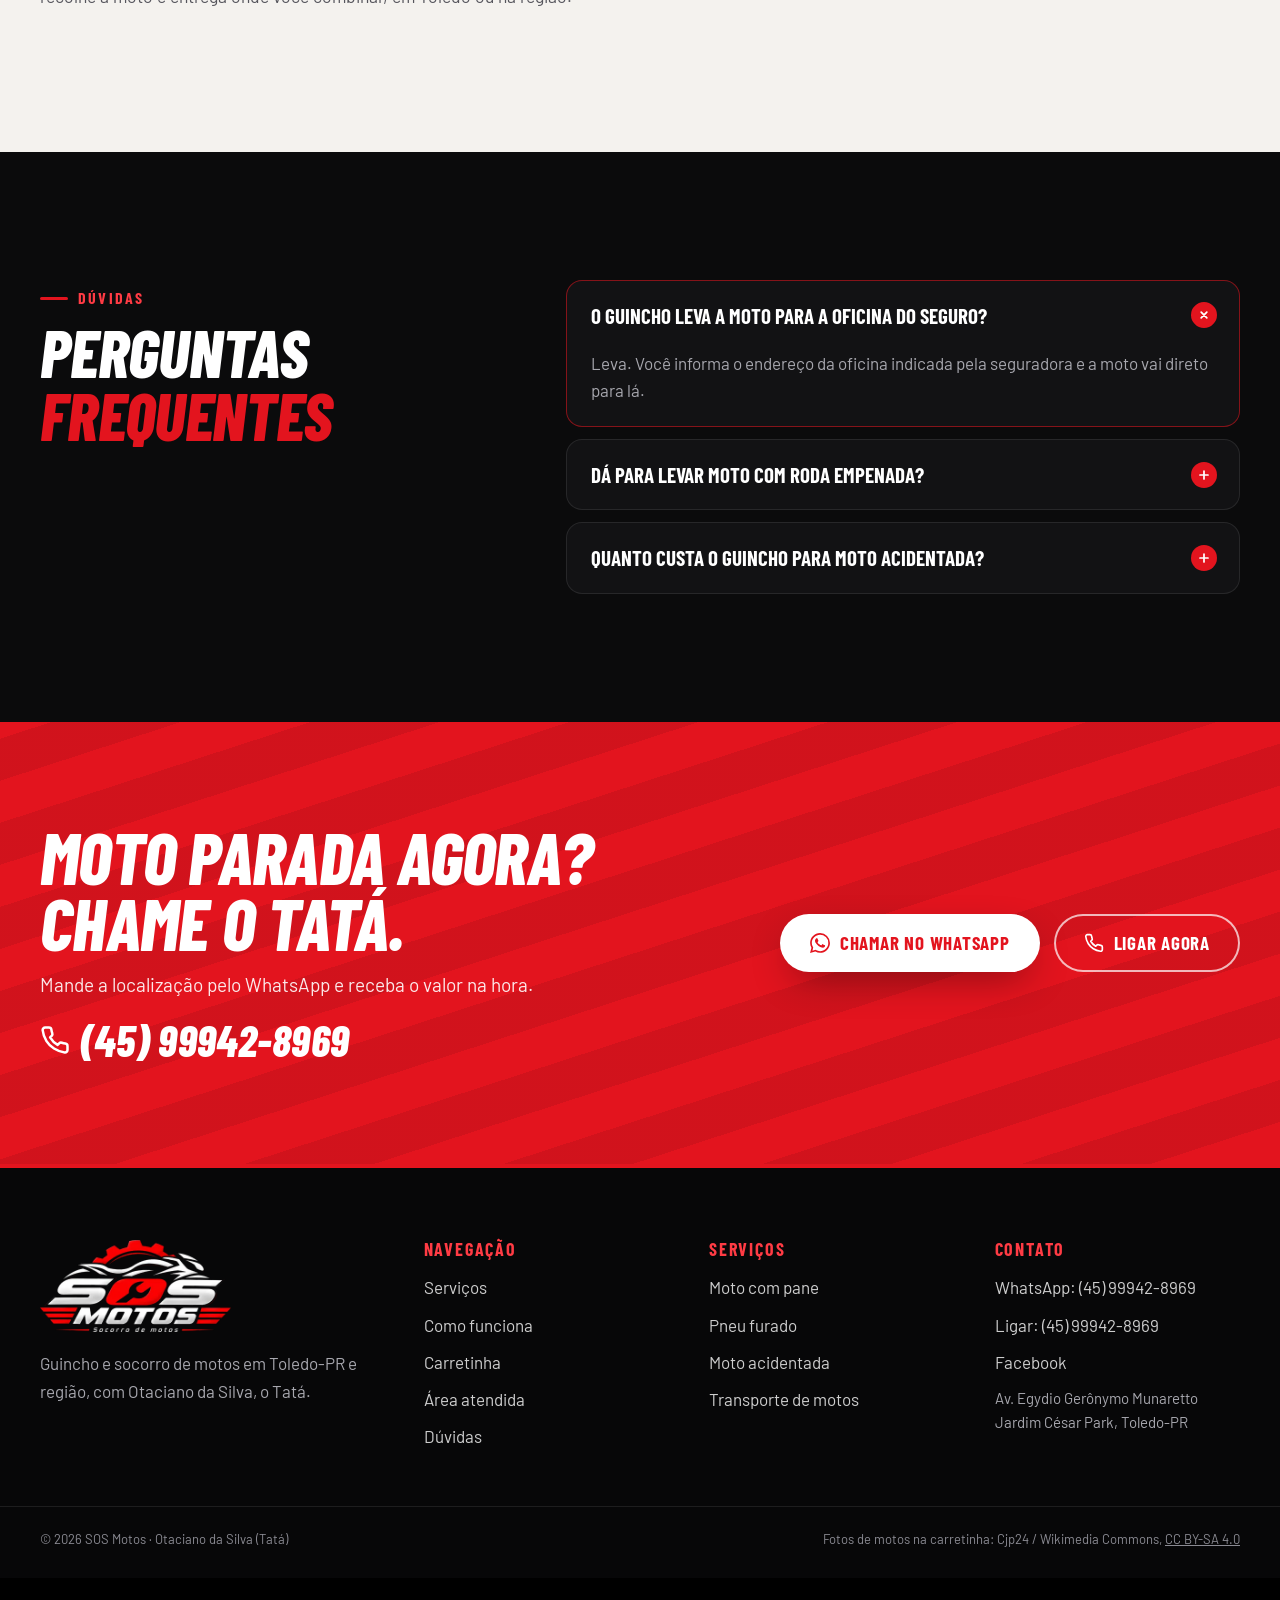
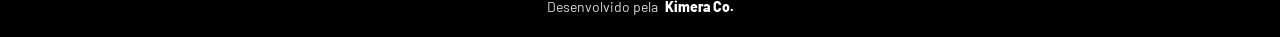
<file: servicos/moto-acidentada/index.html>
<!doctype html>
<html lang="pt-BR">
<head>
<meta charset="utf-8">
<meta name="viewport" content="width=device-width, initial-scale=1, viewport-fit=cover">
<title>Guincho para Moto Acidentada em Toledo-PR | SOS Motos</title>
<meta name="description" content="Moto batida em Toledo ou região? O Tatá recolhe a moto acidentada com cuidado e leva até a oficina ou a sua casa, presa com cintas. WhatsApp (45) 99942-8969.">
<link rel="canonical" href="https://sosmotostoledo.com.br/servicos/moto-acidentada/">
<meta name="geo.region" content="BR-PR">
<meta name="geo.placename" content="Toledo">
<meta property="og:type" content="website">
<meta property="og:locale" content="pt_BR">
<meta property="og:url" content="https://sosmotostoledo.com.br/servicos/moto-acidentada/">
<meta property="og:title" content="Guincho para Moto Acidentada em Toledo-PR | SOS Motos">
<meta property="og:description" content="Moto batida em Toledo ou região? O Tatá recolhe a moto acidentada com cuidado e leva até a oficina ou a sua casa, presa com cintas. WhatsApp (45) 99942-8969.">
<meta property="og:image" content="https://sosmotostoledo.com.br/share-v2.jpg">
<meta property="og:image:width" content="1200">
<meta property="og:image:height" content="630">
<meta name="twitter:card" content="summary_large_image">
<link rel="icon" href="../../favicon.png" type="image/png">
<link rel="apple-touch-icon" href="../../apple-touch-icon.png">
<meta name="theme-color" content="#0B0B0C">
<link rel="preconnect" href="https://fonts.googleapis.com">
<link rel="preconnect" href="https://fonts.gstatic.com" crossorigin>
<link href="https://fonts.googleapis.com/css2?family=Barlow+Condensed:ital,wght@0,600;0,700;0,800;1,700;1,800&family=Barlow:wght@400;500;600&display=swap" rel="stylesheet">
<link rel="stylesheet" href="../../styles.css">
<script>document.documentElement.classList.add('js')</script>
<script type="application/ld+json">
[
  {
    "@context": "https://schema.org",
    "@type": "Service",
    "@id": "https://sosmotostoledo.com.br/servicos/moto-acidentada/#servico",
    "name": "Guincho para moto acidentada em Toledo",
    "description": "Moto batida em Toledo ou região? O Tatá recolhe a moto acidentada com cuidado e leva até a oficina ou a sua casa, presa com cintas. WhatsApp (45) 99942-8969.",
    "url": "https://sosmotostoledo.com.br/servicos/moto-acidentada/",
    "serviceType": "Moto acidentada",
    "provider": {
      "@id": "https://sosmotostoledo.com.br/#empresa"
    },
    "areaServed": [
      {
        "@type": "City",
        "name": "Toledo",
        "containedInPlace": {
          "@type": "State",
          "name": "Paraná"
        }
      },
      {
        "@type": "City",
        "name": "Cascavel",
        "containedInPlace": {
          "@type": "State",
          "name": "Paraná"
        }
      },
      {
        "@type": "City",
        "name": "Marechal Cândido Rondon",
        "containedInPlace": {
          "@type": "State",
          "name": "Paraná"
        }
      },
      {
        "@type": "City",
        "name": "Palotina",
        "containedInPlace": {
          "@type": "State",
          "name": "Paraná"
        }
      },
      {
        "@type": "City",
        "name": "Assis Chateaubriand",
        "containedInPlace": {
          "@type": "State",
          "name": "Paraná"
        }
      },
      {
        "@type": "City",
        "name": "Tupãssi",
        "containedInPlace": {
          "@type": "State",
          "name": "Paraná"
        }
      },
      {
        "@type": "City",
        "name": "Ouro Verde do Oeste",
        "containedInPlace": {
          "@type": "State",
          "name": "Paraná"
        }
      },
      {
        "@type": "City",
        "name": "São Pedro do Iguaçu",
        "containedInPlace": {
          "@type": "State",
          "name": "Paraná"
        }
      },
      {
        "@type": "City",
        "name": "Nova Santa Rosa",
        "containedInPlace": {
          "@type": "State",
          "name": "Paraná"
        }
      },
      {
        "@type": "City",
        "name": "Quatro Pontes",
        "containedInPlace": {
          "@type": "State",
          "name": "Paraná"
        }
      }
    ]
  },
  {
    "@context": "https://schema.org",
    "@type": "BreadcrumbList",
    "itemListElement": [
      {
        "@type": "ListItem",
        "position": 1,
        "name": "Início",
        "item": "https://sosmotostoledo.com.br/"
      },
      {
        "@type": "ListItem",
        "position": 2,
        "name": "Serviços",
        "item": "https://sosmotostoledo.com.br/#servicos"
      },
      {
        "@type": "ListItem",
        "position": 3,
        "name": "Moto acidentada",
        "item": "https://sosmotostoledo.com.br/servicos/moto-acidentada/"
      }
    ]
  },
  {
    "@context": "https://schema.org",
    "@type": "FAQPage",
    "mainEntity": [
      {
        "@type": "Question",
        "name": "O guincho leva a moto para a oficina do seguro?",
        "acceptedAnswer": {
          "@type": "Answer",
          "text": "Leva. Você informa o endereço da oficina indicada pela seguradora e a moto vai direto para lá."
        }
      },
      {
        "@type": "Question",
        "name": "Dá para levar moto com roda empenada?",
        "acceptedAnswer": {
          "@type": "Answer",
          "text": "Mande fotos da moto pelo WhatsApp. O Tatá avalia e diz como faz o transporte com segurança."
        }
      },
      {
        "@type": "Question",
        "name": "Quanto custa o guincho para moto acidentada?",
        "acceptedAnswer": {
          "@type": "Answer",
          "text": "Depende da distância e do destino. O valor é combinado pelo WhatsApp antes de sair."
        }
      }
    ]
  }
]
</script>
</head>
<body class="page-servico">

<a class="skip" href="#conteudo">Pular para o conteúdo</a>

<!-- faixa de urgência -->
<div class="topbar">
  <div class="container topbar__in">
    <span class="topbar__live"><i></i>Moto parada agora?</span>
    <span class="topbar__txt">Guincho de motos em Toledo e região</span>
    <a class="topbar__link" data-wa href="https://wa.me/5545999428969">WhatsApp (45) 99942-8969 →</a>
  </div>
</div>

<header class="header" id="topo">
  <div class="container header__in">
    <a class="header__logo" href="../../" aria-label="SOS Motos, início"><img src="../../img/logo.webp" alt="SOS Motos — socorro de motos" width="362" height="174"></a>
    <nav class="header__nav" aria-label="Principal">
      <a href="../../#servicos">Serviços</a>
      <a href="../../#como-funciona">Como funciona</a>
      <a href="../../#carretinha">Carretinha</a>
      <a href="../../#area">Área atendida</a>
      <a href="../../#duvidas">Dúvidas</a>
    </nav>
    <a class="btn btn--red btn--sm header__cta" data-wa href="https://wa.me/5545999428969">
      <svg class="ico" viewBox="0 0 24 24" fill="currentColor" aria-hidden="true" focusable="false"><path d="M17.472 14.382c-.297-.149-1.758-.867-2.03-.967-.273-.099-.471-.148-.67.15-.197.297-.767.966-.94 1.164-.173.199-.347.223-.644.075-.297-.15-1.255-.463-2.39-1.475-.883-.788-1.48-1.761-1.653-2.059-.173-.297-.018-.458.13-.606.134-.133.298-.347.446-.52.149-.174.198-.298.298-.497.099-.198.05-.371-.025-.52-.075-.149-.669-1.612-.916-2.207-.242-.579-.487-.5-.669-.51-.173-.008-.371-.01-.57-.01-.198 0-.52.074-.792.372-.272.297-1.04 1.016-1.04 2.479 0 1.462 1.065 2.875 1.213 3.074.149.198 2.096 3.2 5.077 4.487.709.306 1.262.489 1.694.625.712.227 1.36.195 1.871.118.571-.085 1.758-.719 2.006-1.413.248-.694.248-1.289.173-1.413-.074-.124-.272-.198-.57-.347m-5.421 7.403h-.004a9.87 9.87 0 01-5.031-1.378l-.361-.214-3.741.982.998-3.648-.235-.374a9.86 9.86 0 01-1.51-5.26c.001-5.45 4.436-9.884 9.888-9.884 2.64 0 5.122 1.03 6.988 2.898a9.825 9.825 0 012.893 6.994c-.003 5.45-4.437 9.884-9.885 9.884m8.413-18.297A11.815 11.815 0 0012.05 0C5.495 0 .16 5.335.157 11.892c0 2.096.547 4.142 1.588 5.945L.057 24l6.305-1.654a11.882 11.882 0 005.683 1.448h.005c6.554 0 11.89-5.335 11.893-11.893a11.821 11.821 0 00-3.48-8.413Z"/></svg>Chamar no WhatsApp
    </a>
    <button class="header__burger" type="button" aria-expanded="false" aria-controls="menu" aria-label="Abrir menu"><span></span><span></span></button>
  </div>
  <div class="menu" id="menu" hidden>
    <a href="../../#servicos">Serviços</a>
    <a href="../../#como-funciona">Como funciona</a>
    <a href="../../#carretinha">Carretinha</a>
    <a href="../../#area">Área atendida</a>
    <a href="../../#duvidas">Dúvidas</a>
    <a class="btn btn--red" data-wa href="https://wa.me/5545999428969"><svg class="ico" viewBox="0 0 24 24" fill="currentColor" aria-hidden="true" focusable="false"><path d="M17.472 14.382c-.297-.149-1.758-.867-2.03-.967-.273-.099-.471-.148-.67.15-.197.297-.767.966-.94 1.164-.173.199-.347.223-.644.075-.297-.15-1.255-.463-2.39-1.475-.883-.788-1.48-1.761-1.653-2.059-.173-.297-.018-.458.13-.606.134-.133.298-.347.446-.52.149-.174.198-.298.298-.497.099-.198.05-.371-.025-.52-.075-.149-.669-1.612-.916-2.207-.242-.579-.487-.5-.669-.51-.173-.008-.371-.01-.57-.01-.198 0-.52.074-.792.372-.272.297-1.04 1.016-1.04 2.479 0 1.462 1.065 2.875 1.213 3.074.149.198 2.096 3.2 5.077 4.487.709.306 1.262.489 1.694.625.712.227 1.36.195 1.871.118.571-.085 1.758-.719 2.006-1.413.248-.694.248-1.289.173-1.413-.074-.124-.272-.198-.57-.347m-5.421 7.403h-.004a9.87 9.87 0 01-5.031-1.378l-.361-.214-3.741.982.998-3.648-.235-.374a9.86 9.86 0 01-1.51-5.26c.001-5.45 4.436-9.884 9.888-9.884 2.64 0 5.122 1.03 6.988 2.898a9.825 9.825 0 012.893 6.994c-.003 5.45-4.437 9.884-9.885 9.884m8.413-18.297A11.815 11.815 0 0012.05 0C5.495 0 .16 5.335.157 11.892c0 2.096.547 4.142 1.588 5.945L.057 24l6.305-1.654a11.882 11.882 0 005.683 1.448h.005c6.554 0 11.89-5.335 11.893-11.893a11.821 11.821 0 00-3.48-8.413Z"/></svg>Chamar no WhatsApp</a>
  </div>
</header>

<main id="conteudo">
  <section class="section section--dark svc-hero">
    <div class="container">
      <nav class="crumbs" aria-label="Você está em"><a href="../../">Início</a> <span>/</span> <a href="../../#servicos">Serviços</a> <span>/</span> <span aria-current="page">Moto acidentada</span></nav>
      <h1 class="svc-hero__t">Guincho para moto <span class="red">acidentada</span> em Toledo</h1>
      <p class="svc-hero__lead">Depois de um acidente, a última coisa que você precisa é se preocupar com a moto. O Tatá recolhe a moto batida e leva até a oficina, a seguradora indicada ou a sua casa.</p>
      <div class="svc-hero__btns">
        <a class="btn btn--red btn--lg btn--shine" data-wa href="https://wa.me/5545999428969"><svg class="ico" viewBox="0 0 24 24" fill="currentColor" aria-hidden="true" focusable="false"><path d="M17.472 14.382c-.297-.149-1.758-.867-2.03-.967-.273-.099-.471-.148-.67.15-.197.297-.767.966-.94 1.164-.173.199-.347.223-.644.075-.297-.15-1.255-.463-2.39-1.475-.883-.788-1.48-1.761-1.653-2.059-.173-.297-.018-.458.13-.606.134-.133.298-.347.446-.52.149-.174.198-.298.298-.497.099-.198.05-.371-.025-.52-.075-.149-.669-1.612-.916-2.207-.242-.579-.487-.5-.669-.51-.173-.008-.371-.01-.57-.01-.198 0-.52.074-.792.372-.272.297-1.04 1.016-1.04 2.479 0 1.462 1.065 2.875 1.213 3.074.149.198 2.096 3.2 5.077 4.487.709.306 1.262.489 1.694.625.712.227 1.36.195 1.871.118.571-.085 1.758-.719 2.006-1.413.248-.694.248-1.289.173-1.413-.074-.124-.272-.198-.57-.347m-5.421 7.403h-.004a9.87 9.87 0 01-5.031-1.378l-.361-.214-3.741.982.998-3.648-.235-.374a9.86 9.86 0 01-1.51-5.26c.001-5.45 4.436-9.884 9.888-9.884 2.64 0 5.122 1.03 6.988 2.898a9.825 9.825 0 012.893 6.994c-.003 5.45-4.437 9.884-9.885 9.884m8.413-18.297A11.815 11.815 0 0012.05 0C5.495 0 .16 5.335.157 11.892c0 2.096.547 4.142 1.588 5.945L.057 24l6.305-1.654a11.882 11.882 0 005.683 1.448h.005c6.554 0 11.89-5.335 11.893-11.893a11.821 11.821 0 00-3.48-8.413Z"/></svg>Chamar no WhatsApp</a>
        <a class="btn btn--ghost btn--lg" data-tel href="tel:+5545999428969"><svg class="ico" viewBox="0 0 24 24" fill="none" stroke="currentColor" stroke-width="2" stroke-linecap="round" stroke-linejoin="round" aria-hidden="true" focusable="false"><path d="M22 16.92v3a2 2 0 0 1-2.18 2 19.79 19.79 0 0 1-8.63-3.07 19.5 19.5 0 0 1-6-6 19.79 19.79 0 0 1-3.07-8.67A2 2 0 0 1 4.11 2h3a2 2 0 0 1 2 1.72 12.84 12.84 0 0 0 .7 2.81 2 2 0 0 1-.45 2.11L8.09 9.91a16 16 0 0 0 6 6l1.27-1.27a2 2 0 0 1 2.11-.45 12.84 12.84 0 0 0 2.81.7A2 2 0 0 1 22 16.92z" /></svg>Ligar agora</a>
      </div>
    </div>
  </section>

  <section class="section section--light">
    <div class="container svc">
      <article class="prose">
        <h2>Primeiro as pessoas, depois a moto</h2>
        <p>Se alguém se machucou, ligue para o <strong>192 (SAMU)</strong> ou para o <strong>193 (Bombeiros)</strong> antes de tudo. Em rodovia federal, a Polícia Rodoviária Federal atende pelo <strong>191</strong>. A moto pode esperar.</p>
        <h2>O que fazer antes da moto sair do local</h2>
        <ul><li>Tire fotos da moto, dos outros veículos e do local, de longe e de perto.</li><li>Anote placa, nome e telefone de quem estava envolvido.</li><li>Se não houver feridos e for seguro, tire a moto da pista para não causar outro acidente.</li><li>Registre o boletim de ocorrência, que o seguro costuma pedir.</li></ul>
        <h2>Moto batida também vai com cuidado</h2>
        <p>Mesmo com roda torta, carenagem quebrada ou guidão fora do lugar, a moto sobe na carretinha e vai presa com cintas no suporte de roda, para não sofrer mais nenhum dano no caminho. Se o seguro indicar uma oficina, ela vai direto para lá.</p>
        <h2>Como funciona o socorro</h2>
        <p>Mande a localização e fotos da moto pelo WhatsApp. O Tatá passa o valor antes de sair, recolhe a moto e entrega onde você combinar, em Toledo ou na região.</p>
      </article>
      <aside class="svc__side">
        <div class="svc__box">
          <p class="svc__box-t">Moto parada agora?</p>
          <p>Mande a localização no WhatsApp e o Tatá passa o valor antes de sair.</p>
          <a class="btn btn--red" data-wa href="https://wa.me/5545999428969"><svg class="ico" viewBox="0 0 24 24" fill="currentColor" aria-hidden="true" focusable="false"><path d="M17.472 14.382c-.297-.149-1.758-.867-2.03-.967-.273-.099-.471-.148-.67.15-.197.297-.767.966-.94 1.164-.173.199-.347.223-.644.075-.297-.15-1.255-.463-2.39-1.475-.883-.788-1.48-1.761-1.653-2.059-.173-.297-.018-.458.13-.606.134-.133.298-.347.446-.52.149-.174.198-.298.298-.497.099-.198.05-.371-.025-.52-.075-.149-.669-1.612-.916-2.207-.242-.579-.487-.5-.669-.51-.173-.008-.371-.01-.57-.01-.198 0-.52.074-.792.372-.272.297-1.04 1.016-1.04 2.479 0 1.462 1.065 2.875 1.213 3.074.149.198 2.096 3.2 5.077 4.487.709.306 1.262.489 1.694.625.712.227 1.36.195 1.871.118.571-.085 1.758-.719 2.006-1.413.248-.694.248-1.289.173-1.413-.074-.124-.272-.198-.57-.347m-5.421 7.403h-.004a9.87 9.87 0 01-5.031-1.378l-.361-.214-3.741.982.998-3.648-.235-.374a9.86 9.86 0 01-1.51-5.26c.001-5.45 4.436-9.884 9.888-9.884 2.64 0 5.122 1.03 6.988 2.898a9.825 9.825 0 012.893 6.994c-.003 5.45-4.437 9.884-9.885 9.884m8.413-18.297A11.815 11.815 0 0012.05 0C5.495 0 .16 5.335.157 11.892c0 2.096.547 4.142 1.588 5.945L.057 24l6.305-1.654a11.882 11.882 0 005.683 1.448h.005c6.554 0 11.89-5.335 11.893-11.893a11.821 11.821 0 00-3.48-8.413Z"/></svg>WhatsApp</a>
          <a class="svc__tel" data-tel href="tel:+5545999428969">(45) 99942-8969</a>
        </div>
        <nav class="rel" aria-label="Outros serviços">
          <p class="rel__t">Outros serviços</p>
        <a class="rel__item" href="../moto-com-pane/">Moto com pane <span>→</span></a>
        <a class="rel__item" href="../pneu-furado/">Pneu furado <span>→</span></a>
        <a class="rel__item" href="../transporte-de-motos/">Transporte de motos <span>→</span></a>
        </nav>
      </aside>
    </div>
  </section>

  <section class="section section--dark" id="duvidas">
    <div class="container faq-wrap">
      <div class="head head--left">
        <p class="kicker">Dúvidas</p>
        <h2>Perguntas <span class="red">frequentes</span></h2>
      </div>
      <div class="faq">
        <details name="faq" open><summary>O guincho leva a moto para a oficina do seguro?</summary><p>Leva. Você informa o endereço da oficina indicada pela seguradora e a moto vai direto para lá.</p></details>
        <details name="faq"><summary>Dá para levar moto com roda empenada?</summary><p>Mande fotos da moto pelo WhatsApp. O Tatá avalia e diz como faz o transporte com segurança.</p></details>
        <details name="faq"><summary>Quanto custa o guincho para moto acidentada?</summary><p>Depende da distância e do destino. O valor é combinado pelo WhatsApp antes de sair.</p></details>
      </div>
    </div>
  </section>

  <section class="cta" id="chamar">
    <div class="cta__bg" aria-hidden="true"></div>
    <div class="container cta__in" data-reveal>
      <div>
        <h2>Moto parada agora? <br>Chame o Tatá.</h2>
        <p>Mande a localização pelo WhatsApp e receba o valor na hora.</p>
        <a class="cta__phone" data-tel href="tel:+5545999428969"><svg class="ico" viewBox="0 0 24 24" fill="none" stroke="currentColor" stroke-width="2" stroke-linecap="round" stroke-linejoin="round" aria-hidden="true" focusable="false"><path d="M22 16.92v3a2 2 0 0 1-2.18 2 19.79 19.79 0 0 1-8.63-3.07 19.5 19.5 0 0 1-6-6 19.79 19.79 0 0 1-3.07-8.67A2 2 0 0 1 4.11 2h3a2 2 0 0 1 2 1.72 12.84 12.84 0 0 0 .7 2.81 2 2 0 0 1-.45 2.11L8.09 9.91a16 16 0 0 0 6 6l1.27-1.27a2 2 0 0 1 2.11-.45 12.84 12.84 0 0 0 2.81.7A2 2 0 0 1 22 16.92z" /></svg>(45) 99942-8969</a>
      </div>
      <div class="cta__btns">
        <a class="btn btn--white btn--lg" data-wa href="https://wa.me/5545999428969"><svg class="ico" viewBox="0 0 24 24" fill="currentColor" aria-hidden="true" focusable="false"><path d="M17.472 14.382c-.297-.149-1.758-.867-2.03-.967-.273-.099-.471-.148-.67.15-.197.297-.767.966-.94 1.164-.173.199-.347.223-.644.075-.297-.15-1.255-.463-2.39-1.475-.883-.788-1.48-1.761-1.653-2.059-.173-.297-.018-.458.13-.606.134-.133.298-.347.446-.52.149-.174.198-.298.298-.497.099-.198.05-.371-.025-.52-.075-.149-.669-1.612-.916-2.207-.242-.579-.487-.5-.669-.51-.173-.008-.371-.01-.57-.01-.198 0-.52.074-.792.372-.272.297-1.04 1.016-1.04 2.479 0 1.462 1.065 2.875 1.213 3.074.149.198 2.096 3.2 5.077 4.487.709.306 1.262.489 1.694.625.712.227 1.36.195 1.871.118.571-.085 1.758-.719 2.006-1.413.248-.694.248-1.289.173-1.413-.074-.124-.272-.198-.57-.347m-5.421 7.403h-.004a9.87 9.87 0 01-5.031-1.378l-.361-.214-3.741.982.998-3.648-.235-.374a9.86 9.86 0 01-1.51-5.26c.001-5.45 4.436-9.884 9.888-9.884 2.64 0 5.122 1.03 6.988 2.898a9.825 9.825 0 012.893 6.994c-.003 5.45-4.437 9.884-9.885 9.884m8.413-18.297A11.815 11.815 0 0012.05 0C5.495 0 .16 5.335.157 11.892c0 2.096.547 4.142 1.588 5.945L.057 24l6.305-1.654a11.882 11.882 0 005.683 1.448h.005c6.554 0 11.89-5.335 11.893-11.893a11.821 11.821 0 00-3.48-8.413Z"/></svg>Chamar no WhatsApp</a>
        <a class="btn btn--outline-white btn--lg" data-tel href="tel:+5545999428969"><svg class="ico" viewBox="0 0 24 24" fill="none" stroke="currentColor" stroke-width="2" stroke-linecap="round" stroke-linejoin="round" aria-hidden="true" focusable="false"><path d="M22 16.92v3a2 2 0 0 1-2.18 2 19.79 19.79 0 0 1-8.63-3.07 19.5 19.5 0 0 1-6-6 19.79 19.79 0 0 1-3.07-8.67A2 2 0 0 1 4.11 2h3a2 2 0 0 1 2 1.72 12.84 12.84 0 0 0 .7 2.81 2 2 0 0 1-.45 2.11L8.09 9.91a16 16 0 0 0 6 6l1.27-1.27a2 2 0 0 1 2.11-.45 12.84 12.84 0 0 0 2.81.7A2 2 0 0 1 22 16.92z" /></svg>Ligar agora</a>
      </div>
    </div>
  </section>
</main>

<footer class="footer">
  <div class="container footer__in">
    <div class="footer__brand">
      <img src="../../img/logo.webp" alt="SOS Motos — Otaciano da Silva (Tatá), socorro de motos" width="362" height="174" loading="lazy">
      <p>Guincho e socorro de motos em Toledo-PR e região, com Otaciano da Silva, o Tatá.</p>
    </div>
    <div class="footer__col">
      <h3>Navegação</h3>
      <a href="../../#servicos">Serviços</a><a href="../../#como-funciona">Como funciona</a><a href="../../#carretinha">Carretinha</a><a href="../../#area">Área atendida</a><a href="../../#duvidas">Dúvidas</a>
    </div>
    <div class="footer__col">
      <h3>Serviços</h3>
      <a href="../../servicos/moto-com-pane/">Moto com pane</a><a href="../../servicos/pneu-furado/">Pneu furado</a><a href="../../servicos/moto-acidentada/">Moto acidentada</a><a href="../../servicos/transporte-de-motos/">Transporte de motos</a>
    </div>
    <div class="footer__col">
      <h3>Contato</h3>
      <a data-wa href="https://wa.me/5545999428969">WhatsApp: (45) 99942-8969</a>
      <a data-tel href="tel:+5545999428969">Ligar: (45) 99942-8969</a>
      <a href="https://www.facebook.com/share/1fqPfXB3DM/" target="_blank" rel="noopener">Facebook</a>
      <p>Av. Egydio Gerônymo Munaretto<br>Jardim César Park, Toledo-PR</p>
    </div>
  </div>
  <div class="container footer__legal">
    <span>© 2026 SOS Motos · Otaciano da Silva (Tatá)</span>
    <span>Fotos de motos na carretinha: Cjp24 / Wikimedia Commons, <a href="https://creativecommons.org/licenses/by-sa/4.0/deed.pt-br" rel="noopener" target="_blank">CC BY-SA 4.0</a></span>
  </div>
  <div class="credit">
    <a href="https://kimeraco.com.br/" target="_blank" rel="noopener" title="Kimera Co. — criação de sites">Desenvolvido pela <strong>Kimera Co.</strong></a>
  </div>
</footer>

<!-- WhatsApp flutuante -->
<a class="wa-float" data-wa href="https://wa.me/5545999428969" aria-label="Chamar o guincho no WhatsApp">
  <span class="wa-float__bubble">Moto parou? <b>Chama aqui!</b></span>
  <span class="wa-float__btn"><svg viewBox="0 0 24 24" fill="currentColor" aria-hidden="true" focusable="false"><path d="M17.472 14.382c-.297-.149-1.758-.867-2.03-.967-.273-.099-.471-.148-.67.15-.197.297-.767.966-.94 1.164-.173.199-.347.223-.644.075-.297-.15-1.255-.463-2.39-1.475-.883-.788-1.48-1.761-1.653-2.059-.173-.297-.018-.458.13-.606.134-.133.298-.347.446-.52.149-.174.198-.298.298-.497.099-.198.05-.371-.025-.52-.075-.149-.669-1.612-.916-2.207-.242-.579-.487-.5-.669-.51-.173-.008-.371-.01-.57-.01-.198 0-.52.074-.792.372-.272.297-1.04 1.016-1.04 2.479 0 1.462 1.065 2.875 1.213 3.074.149.198 2.096 3.2 5.077 4.487.709.306 1.262.489 1.694.625.712.227 1.36.195 1.871.118.571-.085 1.758-.719 2.006-1.413.248-.694.248-1.289.173-1.413-.074-.124-.272-.198-.57-.347m-5.421 7.403h-.004a9.87 9.87 0 01-5.031-1.378l-.361-.214-3.741.982.998-3.648-.235-.374a9.86 9.86 0 01-1.51-5.26c.001-5.45 4.436-9.884 9.888-9.884 2.64 0 5.122 1.03 6.988 2.898a9.825 9.825 0 012.893 6.994c-.003 5.45-4.437 9.884-9.885 9.884m8.413-18.297A11.815 11.815 0 0012.05 0C5.495 0 .16 5.335.157 11.892c0 2.096.547 4.142 1.588 5.945L.057 24l6.305-1.654a11.882 11.882 0 005.683 1.448h.005c6.554 0 11.89-5.335 11.893-11.893a11.821 11.821 0 00-3.48-8.413Z"/></svg></span>
</a>

<!-- barra fixa no celular -->
<nav class="mbar" aria-label="Contato rápido">
  <a class="mbar__call" data-tel href="tel:+5545999428969"><svg class="ico" viewBox="0 0 24 24" fill="none" stroke="currentColor" stroke-width="2" stroke-linecap="round" stroke-linejoin="round" aria-hidden="true" focusable="false"><path d="M22 16.92v3a2 2 0 0 1-2.18 2 19.79 19.79 0 0 1-8.63-3.07 19.5 19.5 0 0 1-6-6 19.79 19.79 0 0 1-3.07-8.67A2 2 0 0 1 4.11 2h3a2 2 0 0 1 2 1.72 12.84 12.84 0 0 0 .7 2.81 2 2 0 0 1-.45 2.11L8.09 9.91a16 16 0 0 0 6 6l1.27-1.27a2 2 0 0 1 2.11-.45 12.84 12.84 0 0 0 2.81.7A2 2 0 0 1 22 16.92z" /></svg>Ligar</a>
  <a class="mbar__wa" data-wa href="https://wa.me/5545999428969"><svg class="ico" viewBox="0 0 24 24" fill="currentColor" aria-hidden="true" focusable="false"><path d="M17.472 14.382c-.297-.149-1.758-.867-2.03-.967-.273-.099-.471-.148-.67.15-.197.297-.767.966-.94 1.164-.173.199-.347.223-.644.075-.297-.15-1.255-.463-2.39-1.475-.883-.788-1.48-1.761-1.653-2.059-.173-.297-.018-.458.13-.606.134-.133.298-.347.446-.52.149-.174.198-.298.298-.497.099-.198.05-.371-.025-.52-.075-.149-.669-1.612-.916-2.207-.242-.579-.487-.5-.669-.51-.173-.008-.371-.01-.57-.01-.198 0-.52.074-.792.372-.272.297-1.04 1.016-1.04 2.479 0 1.462 1.065 2.875 1.213 3.074.149.198 2.096 3.2 5.077 4.487.709.306 1.262.489 1.694.625.712.227 1.36.195 1.871.118.571-.085 1.758-.719 2.006-1.413.248-.694.248-1.289.173-1.413-.074-.124-.272-.198-.57-.347m-5.421 7.403h-.004a9.87 9.87 0 01-5.031-1.378l-.361-.214-3.741.982.998-3.648-.235-.374a9.86 9.86 0 01-1.51-5.26c.001-5.45 4.436-9.884 9.888-9.884 2.64 0 5.122 1.03 6.988 2.898a9.825 9.825 0 012.893 6.994c-.003 5.45-4.437 9.884-9.885 9.884m8.413-18.297A11.815 11.815 0 0012.05 0C5.495 0 .16 5.335.157 11.892c0 2.096.547 4.142 1.588 5.945L.057 24l6.305-1.654a11.882 11.882 0 005.683 1.448h.005c6.554 0 11.89-5.335 11.893-11.893a11.821 11.821 0 00-3.48-8.413Z"/></svg>Chamar no WhatsApp</a>
</nav>

<script src="../../site.js" defer></script>
</body>
</html>
</file>
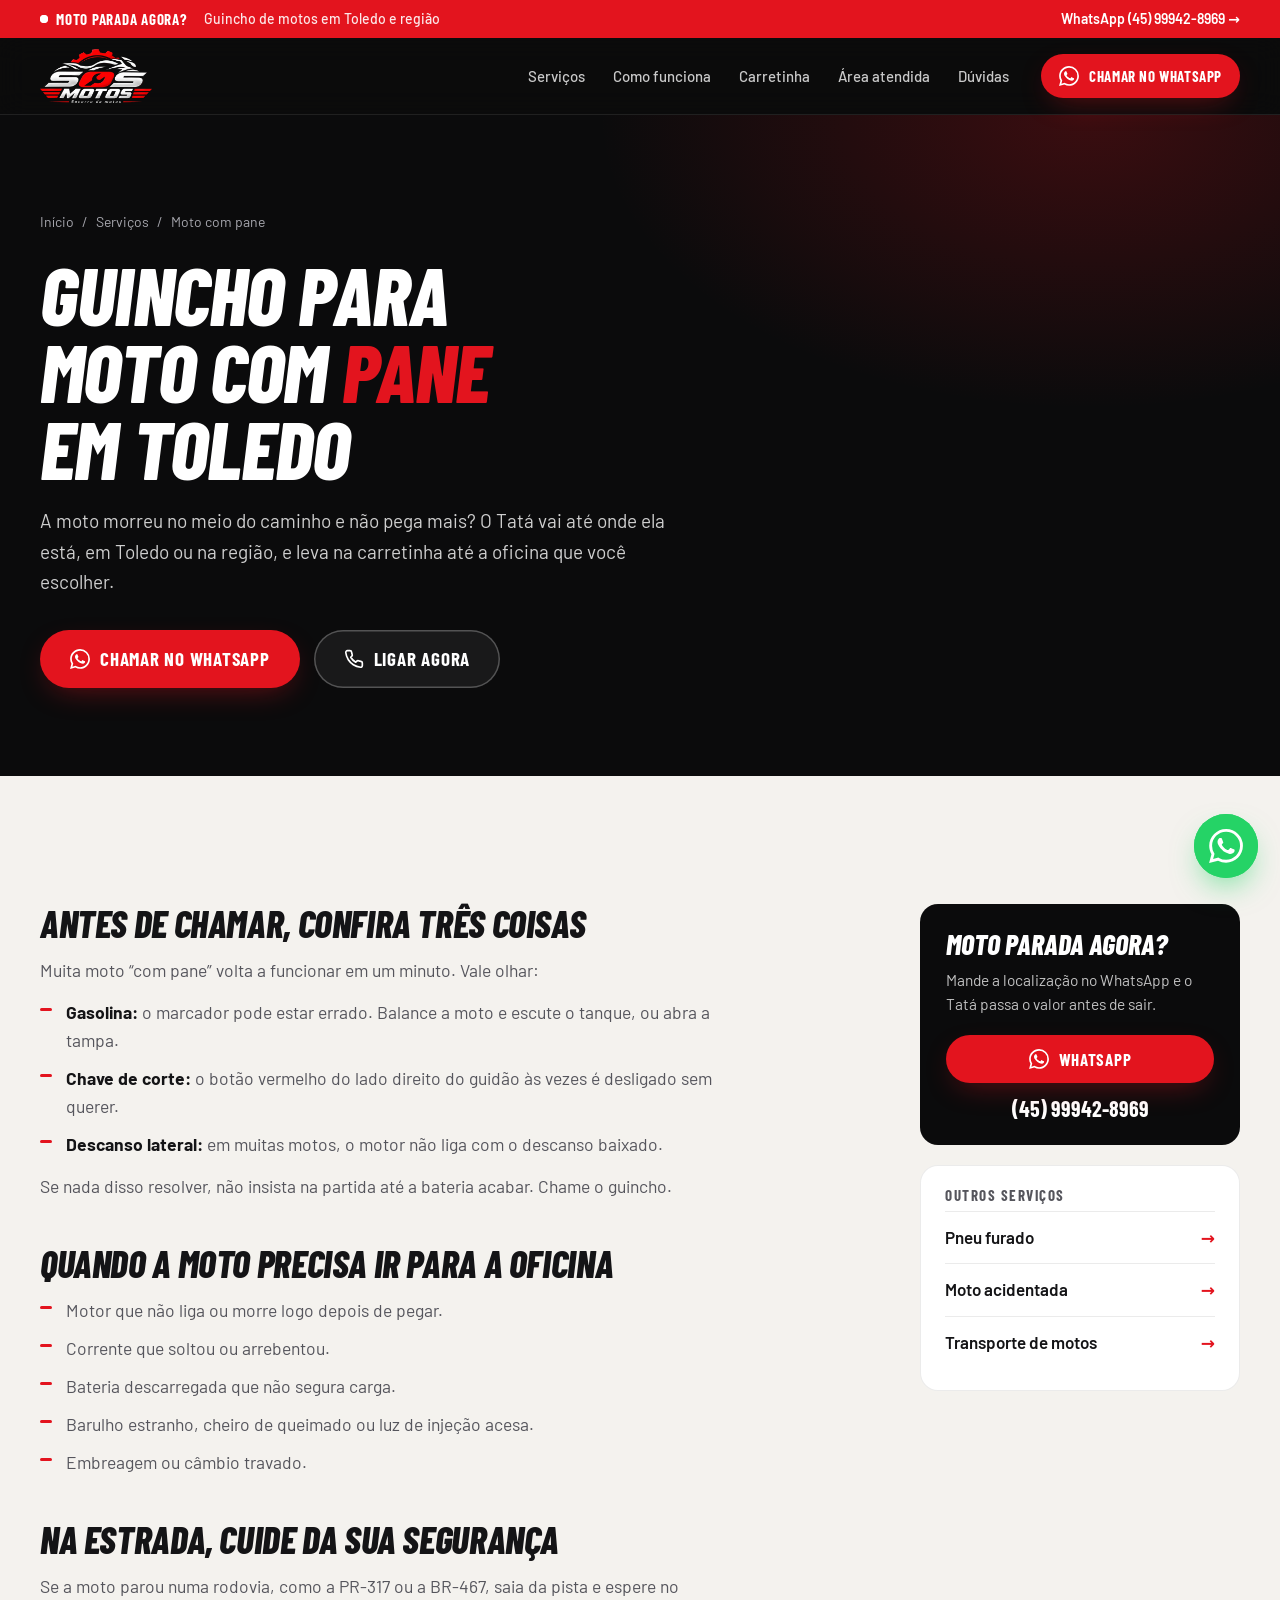
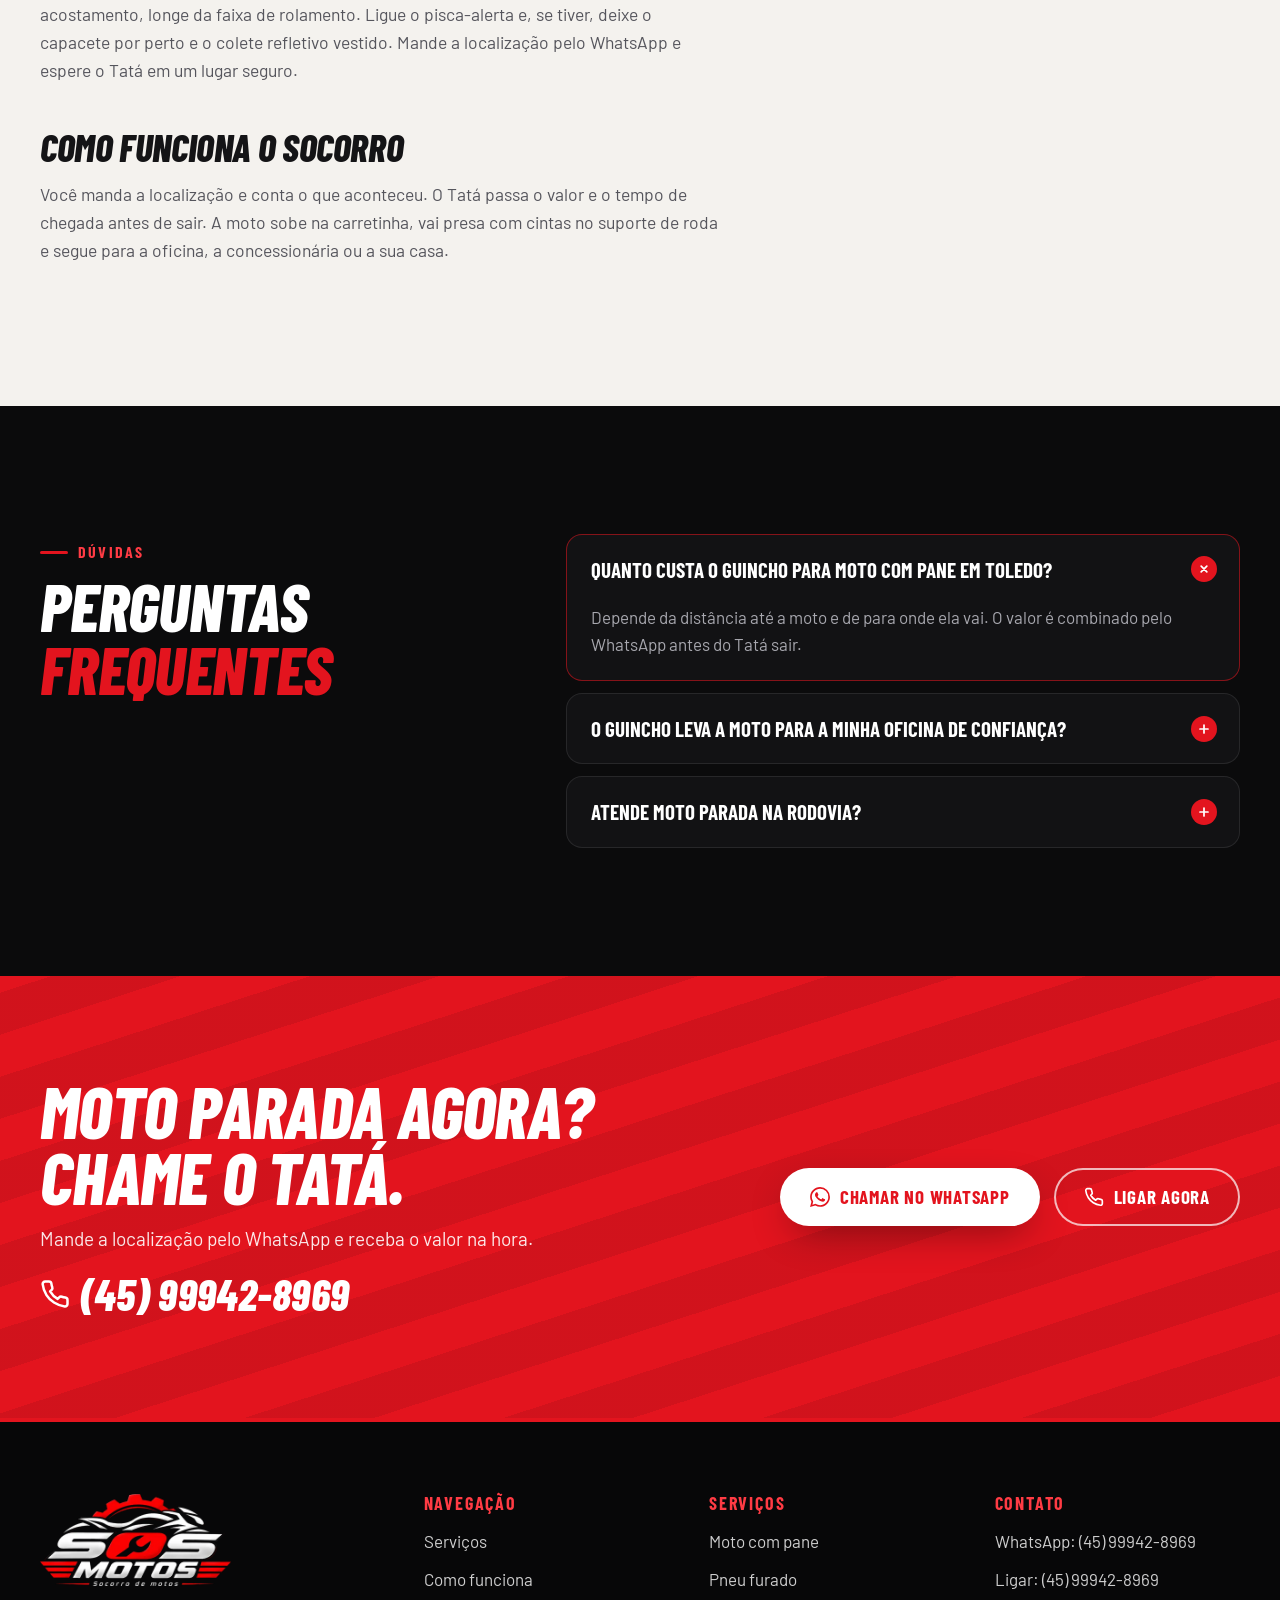
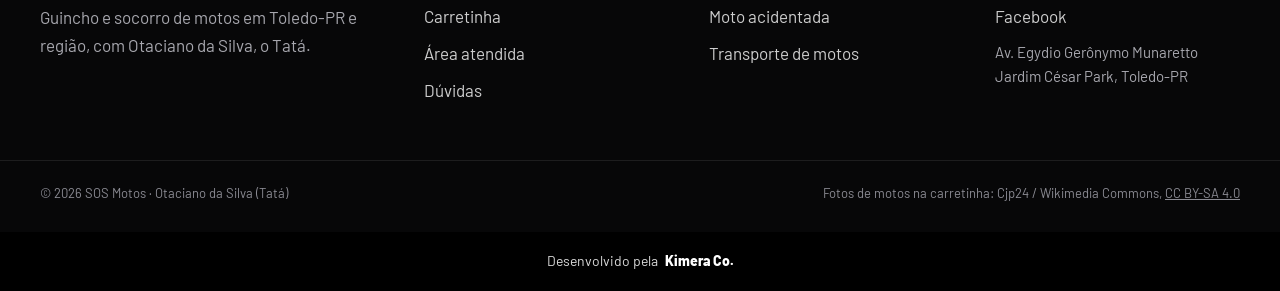
<file: servicos/moto-com-pane/index.html>
<!doctype html>
<html lang="pt-BR">
<head>
<meta charset="utf-8">
<meta name="viewport" content="width=device-width, initial-scale=1, viewport-fit=cover">
<title>Guincho para Moto com Pane em Toledo-PR | SOS Motos</title>
<meta name="description" content="Moto morreu e não liga em Toledo ou região? O Tatá busca a moto com pane na rua ou na estrada e leva até a oficina. Chame no WhatsApp (45) 99942-8969.">
<link rel="canonical" href="https://sosmotostoledo.com.br/servicos/moto-com-pane/">
<meta name="geo.region" content="BR-PR">
<meta name="geo.placename" content="Toledo">
<meta property="og:type" content="website">
<meta property="og:locale" content="pt_BR">
<meta property="og:url" content="https://sosmotostoledo.com.br/servicos/moto-com-pane/">
<meta property="og:title" content="Guincho para Moto com Pane em Toledo-PR | SOS Motos">
<meta property="og:description" content="Moto morreu e não liga em Toledo ou região? O Tatá busca a moto com pane na rua ou na estrada e leva até a oficina. Chame no WhatsApp (45) 99942-8969.">
<meta property="og:image" content="https://sosmotostoledo.com.br/share-v2.jpg">
<meta property="og:image:width" content="1200">
<meta property="og:image:height" content="630">
<meta name="twitter:card" content="summary_large_image">
<link rel="icon" href="../../favicon.png" type="image/png">
<link rel="apple-touch-icon" href="../../apple-touch-icon.png">
<meta name="theme-color" content="#0B0B0C">
<link rel="preconnect" href="https://fonts.googleapis.com">
<link rel="preconnect" href="https://fonts.gstatic.com" crossorigin>
<link href="https://fonts.googleapis.com/css2?family=Barlow+Condensed:ital,wght@0,600;0,700;0,800;1,700;1,800&family=Barlow:wght@400;500;600&display=swap" rel="stylesheet">
<link rel="stylesheet" href="../../styles.css">
<script>document.documentElement.classList.add('js')</script>
<script type="application/ld+json">
[
  {
    "@context": "https://schema.org",
    "@type": "Service",
    "@id": "https://sosmotostoledo.com.br/servicos/moto-com-pane/#servico",
    "name": "Guincho para moto com pane em Toledo",
    "description": "Moto morreu e não liga em Toledo ou região? O Tatá busca a moto com pane na rua ou na estrada e leva até a oficina. Chame no WhatsApp (45) 99942-8969.",
    "url": "https://sosmotostoledo.com.br/servicos/moto-com-pane/",
    "serviceType": "Moto com pane",
    "provider": {
      "@id": "https://sosmotostoledo.com.br/#empresa"
    },
    "areaServed": [
      {
        "@type": "City",
        "name": "Toledo",
        "containedInPlace": {
          "@type": "State",
          "name": "Paraná"
        }
      },
      {
        "@type": "City",
        "name": "Cascavel",
        "containedInPlace": {
          "@type": "State",
          "name": "Paraná"
        }
      },
      {
        "@type": "City",
        "name": "Marechal Cândido Rondon",
        "containedInPlace": {
          "@type": "State",
          "name": "Paraná"
        }
      },
      {
        "@type": "City",
        "name": "Palotina",
        "containedInPlace": {
          "@type": "State",
          "name": "Paraná"
        }
      },
      {
        "@type": "City",
        "name": "Assis Chateaubriand",
        "containedInPlace": {
          "@type": "State",
          "name": "Paraná"
        }
      },
      {
        "@type": "City",
        "name": "Tupãssi",
        "containedInPlace": {
          "@type": "State",
          "name": "Paraná"
        }
      },
      {
        "@type": "City",
        "name": "Ouro Verde do Oeste",
        "containedInPlace": {
          "@type": "State",
          "name": "Paraná"
        }
      },
      {
        "@type": "City",
        "name": "São Pedro do Iguaçu",
        "containedInPlace": {
          "@type": "State",
          "name": "Paraná"
        }
      },
      {
        "@type": "City",
        "name": "Nova Santa Rosa",
        "containedInPlace": {
          "@type": "State",
          "name": "Paraná"
        }
      },
      {
        "@type": "City",
        "name": "Quatro Pontes",
        "containedInPlace": {
          "@type": "State",
          "name": "Paraná"
        }
      }
    ]
  },
  {
    "@context": "https://schema.org",
    "@type": "BreadcrumbList",
    "itemListElement": [
      {
        "@type": "ListItem",
        "position": 1,
        "name": "Início",
        "item": "https://sosmotostoledo.com.br/"
      },
      {
        "@type": "ListItem",
        "position": 2,
        "name": "Serviços",
        "item": "https://sosmotostoledo.com.br/#servicos"
      },
      {
        "@type": "ListItem",
        "position": 3,
        "name": "Moto com pane",
        "item": "https://sosmotostoledo.com.br/servicos/moto-com-pane/"
      }
    ]
  },
  {
    "@context": "https://schema.org",
    "@type": "FAQPage",
    "mainEntity": [
      {
        "@type": "Question",
        "name": "Quanto custa o guincho para moto com pane em Toledo?",
        "acceptedAnswer": {
          "@type": "Answer",
          "text": "Depende da distância até a moto e de para onde ela vai. O valor é combinado pelo WhatsApp antes do Tatá sair."
        }
      },
      {
        "@type": "Question",
        "name": "O guincho leva a moto para a minha oficina de confiança?",
        "acceptedAnswer": {
          "@type": "Answer",
          "text": "Leva. A moto vai para a oficina que você escolher, para uma concessionária ou para a sua casa."
        }
      },
      {
        "@type": "Question",
        "name": "Atende moto parada na rodovia?",
        "acceptedAnswer": {
          "@type": "Answer",
          "text": "Sim, em Toledo e nas cidades da região. Mande a localização pelo WhatsApp que o Tatá confirma o atendimento."
        }
      }
    ]
  }
]
</script>
</head>
<body class="page-servico">

<a class="skip" href="#conteudo">Pular para o conteúdo</a>

<!-- faixa de urgência -->
<div class="topbar">
  <div class="container topbar__in">
    <span class="topbar__live"><i></i>Moto parada agora?</span>
    <span class="topbar__txt">Guincho de motos em Toledo e região</span>
    <a class="topbar__link" data-wa href="https://wa.me/5545999428969">WhatsApp (45) 99942-8969 →</a>
  </div>
</div>

<header class="header" id="topo">
  <div class="container header__in">
    <a class="header__logo" href="../../" aria-label="SOS Motos, início"><img src="../../img/logo.webp" alt="SOS Motos — socorro de motos" width="362" height="174"></a>
    <nav class="header__nav" aria-label="Principal">
      <a href="../../#servicos">Serviços</a>
      <a href="../../#como-funciona">Como funciona</a>
      <a href="../../#carretinha">Carretinha</a>
      <a href="../../#area">Área atendida</a>
      <a href="../../#duvidas">Dúvidas</a>
    </nav>
    <a class="btn btn--red btn--sm header__cta" data-wa href="https://wa.me/5545999428969">
      <svg class="ico" viewBox="0 0 24 24" fill="currentColor" aria-hidden="true" focusable="false"><path d="M17.472 14.382c-.297-.149-1.758-.867-2.03-.967-.273-.099-.471-.148-.67.15-.197.297-.767.966-.94 1.164-.173.199-.347.223-.644.075-.297-.15-1.255-.463-2.39-1.475-.883-.788-1.48-1.761-1.653-2.059-.173-.297-.018-.458.13-.606.134-.133.298-.347.446-.52.149-.174.198-.298.298-.497.099-.198.05-.371-.025-.52-.075-.149-.669-1.612-.916-2.207-.242-.579-.487-.5-.669-.51-.173-.008-.371-.01-.57-.01-.198 0-.52.074-.792.372-.272.297-1.04 1.016-1.04 2.479 0 1.462 1.065 2.875 1.213 3.074.149.198 2.096 3.2 5.077 4.487.709.306 1.262.489 1.694.625.712.227 1.36.195 1.871.118.571-.085 1.758-.719 2.006-1.413.248-.694.248-1.289.173-1.413-.074-.124-.272-.198-.57-.347m-5.421 7.403h-.004a9.87 9.87 0 01-5.031-1.378l-.361-.214-3.741.982.998-3.648-.235-.374a9.86 9.86 0 01-1.51-5.26c.001-5.45 4.436-9.884 9.888-9.884 2.64 0 5.122 1.03 6.988 2.898a9.825 9.825 0 012.893 6.994c-.003 5.45-4.437 9.884-9.885 9.884m8.413-18.297A11.815 11.815 0 0012.05 0C5.495 0 .16 5.335.157 11.892c0 2.096.547 4.142 1.588 5.945L.057 24l6.305-1.654a11.882 11.882 0 005.683 1.448h.005c6.554 0 11.89-5.335 11.893-11.893a11.821 11.821 0 00-3.48-8.413Z"/></svg>Chamar no WhatsApp
    </a>
    <button class="header__burger" type="button" aria-expanded="false" aria-controls="menu" aria-label="Abrir menu"><span></span><span></span></button>
  </div>
  <div class="menu" id="menu" hidden>
    <a href="../../#servicos">Serviços</a>
    <a href="../../#como-funciona">Como funciona</a>
    <a href="../../#carretinha">Carretinha</a>
    <a href="../../#area">Área atendida</a>
    <a href="../../#duvidas">Dúvidas</a>
    <a class="btn btn--red" data-wa href="https://wa.me/5545999428969"><svg class="ico" viewBox="0 0 24 24" fill="currentColor" aria-hidden="true" focusable="false"><path d="M17.472 14.382c-.297-.149-1.758-.867-2.03-.967-.273-.099-.471-.148-.67.15-.197.297-.767.966-.94 1.164-.173.199-.347.223-.644.075-.297-.15-1.255-.463-2.39-1.475-.883-.788-1.48-1.761-1.653-2.059-.173-.297-.018-.458.13-.606.134-.133.298-.347.446-.52.149-.174.198-.298.298-.497.099-.198.05-.371-.025-.52-.075-.149-.669-1.612-.916-2.207-.242-.579-.487-.5-.669-.51-.173-.008-.371-.01-.57-.01-.198 0-.52.074-.792.372-.272.297-1.04 1.016-1.04 2.479 0 1.462 1.065 2.875 1.213 3.074.149.198 2.096 3.2 5.077 4.487.709.306 1.262.489 1.694.625.712.227 1.36.195 1.871.118.571-.085 1.758-.719 2.006-1.413.248-.694.248-1.289.173-1.413-.074-.124-.272-.198-.57-.347m-5.421 7.403h-.004a9.87 9.87 0 01-5.031-1.378l-.361-.214-3.741.982.998-3.648-.235-.374a9.86 9.86 0 01-1.51-5.26c.001-5.45 4.436-9.884 9.888-9.884 2.64 0 5.122 1.03 6.988 2.898a9.825 9.825 0 012.893 6.994c-.003 5.45-4.437 9.884-9.885 9.884m8.413-18.297A11.815 11.815 0 0012.05 0C5.495 0 .16 5.335.157 11.892c0 2.096.547 4.142 1.588 5.945L.057 24l6.305-1.654a11.882 11.882 0 005.683 1.448h.005c6.554 0 11.89-5.335 11.893-11.893a11.821 11.821 0 00-3.48-8.413Z"/></svg>Chamar no WhatsApp</a>
  </div>
</header>

<main id="conteudo">
  <section class="section section--dark svc-hero">
    <div class="container">
      <nav class="crumbs" aria-label="Você está em"><a href="../../">Início</a> <span>/</span> <a href="../../#servicos">Serviços</a> <span>/</span> <span aria-current="page">Moto com pane</span></nav>
      <h1 class="svc-hero__t">Guincho para moto com <span class="red">pane</span> em Toledo</h1>
      <p class="svc-hero__lead">A moto morreu no meio do caminho e não pega mais? O Tatá vai até onde ela está, em Toledo ou na região, e leva na carretinha até a oficina que você escolher.</p>
      <div class="svc-hero__btns">
        <a class="btn btn--red btn--lg btn--shine" data-wa href="https://wa.me/5545999428969"><svg class="ico" viewBox="0 0 24 24" fill="currentColor" aria-hidden="true" focusable="false"><path d="M17.472 14.382c-.297-.149-1.758-.867-2.03-.967-.273-.099-.471-.148-.67.15-.197.297-.767.966-.94 1.164-.173.199-.347.223-.644.075-.297-.15-1.255-.463-2.39-1.475-.883-.788-1.48-1.761-1.653-2.059-.173-.297-.018-.458.13-.606.134-.133.298-.347.446-.52.149-.174.198-.298.298-.497.099-.198.05-.371-.025-.52-.075-.149-.669-1.612-.916-2.207-.242-.579-.487-.5-.669-.51-.173-.008-.371-.01-.57-.01-.198 0-.52.074-.792.372-.272.297-1.04 1.016-1.04 2.479 0 1.462 1.065 2.875 1.213 3.074.149.198 2.096 3.2 5.077 4.487.709.306 1.262.489 1.694.625.712.227 1.36.195 1.871.118.571-.085 1.758-.719 2.006-1.413.248-.694.248-1.289.173-1.413-.074-.124-.272-.198-.57-.347m-5.421 7.403h-.004a9.87 9.87 0 01-5.031-1.378l-.361-.214-3.741.982.998-3.648-.235-.374a9.86 9.86 0 01-1.51-5.26c.001-5.45 4.436-9.884 9.888-9.884 2.64 0 5.122 1.03 6.988 2.898a9.825 9.825 0 012.893 6.994c-.003 5.45-4.437 9.884-9.885 9.884m8.413-18.297A11.815 11.815 0 0012.05 0C5.495 0 .16 5.335.157 11.892c0 2.096.547 4.142 1.588 5.945L.057 24l6.305-1.654a11.882 11.882 0 005.683 1.448h.005c6.554 0 11.89-5.335 11.893-11.893a11.821 11.821 0 00-3.48-8.413Z"/></svg>Chamar no WhatsApp</a>
        <a class="btn btn--ghost btn--lg" data-tel href="tel:+5545999428969"><svg class="ico" viewBox="0 0 24 24" fill="none" stroke="currentColor" stroke-width="2" stroke-linecap="round" stroke-linejoin="round" aria-hidden="true" focusable="false"><path d="M22 16.92v3a2 2 0 0 1-2.18 2 19.79 19.79 0 0 1-8.63-3.07 19.5 19.5 0 0 1-6-6 19.79 19.79 0 0 1-3.07-8.67A2 2 0 0 1 4.11 2h3a2 2 0 0 1 2 1.72 12.84 12.84 0 0 0 .7 2.81 2 2 0 0 1-.45 2.11L8.09 9.91a16 16 0 0 0 6 6l1.27-1.27a2 2 0 0 1 2.11-.45 12.84 12.84 0 0 0 2.81.7A2 2 0 0 1 22 16.92z" /></svg>Ligar agora</a>
      </div>
    </div>
  </section>

  <section class="section section--light">
    <div class="container svc">
      <article class="prose">
        <h2>Antes de chamar, confira três coisas</h2>
        <p>Muita moto “com pane” volta a funcionar em um minuto. Vale olhar:</p><ul><li><strong>Gasolina:</strong> o marcador pode estar errado. Balance a moto e escute o tanque, ou abra a tampa.</li><li><strong>Chave de corte:</strong> o botão vermelho do lado direito do guidão às vezes é desligado sem querer.</li><li><strong>Descanso lateral:</strong> em muitas motos, o motor não liga com o descanso baixado.</li></ul><p>Se nada disso resolver, não insista na partida até a bateria acabar. Chame o guincho.</p>
        <h2>Quando a moto precisa ir para a oficina</h2>
        <ul><li>Motor que não liga ou morre logo depois de pegar.</li><li>Corrente que soltou ou arrebentou.</li><li>Bateria descarregada que não segura carga.</li><li>Barulho estranho, cheiro de queimado ou luz de injeção acesa.</li><li>Embreagem ou câmbio travado.</li></ul>
        <h2>Na estrada, cuide da sua segurança</h2>
        <p>Se a moto parou numa rodovia, como a PR-317 ou a BR-467, saia da pista e espere no acostamento, longe da faixa de rolamento. Ligue o pisca-alerta e, se tiver, deixe o capacete por perto e o colete refletivo vestido. Mande a localização pelo WhatsApp e espere o Tatá em um lugar seguro.</p>
        <h2>Como funciona o socorro</h2>
        <p>Você manda a localização e conta o que aconteceu. O Tatá passa o valor e o tempo de chegada antes de sair. A moto sobe na carretinha, vai presa com cintas no suporte de roda e segue para a oficina, a concessionária ou a sua casa.</p>
      </article>
      <aside class="svc__side">
        <div class="svc__box">
          <p class="svc__box-t">Moto parada agora?</p>
          <p>Mande a localização no WhatsApp e o Tatá passa o valor antes de sair.</p>
          <a class="btn btn--red" data-wa href="https://wa.me/5545999428969"><svg class="ico" viewBox="0 0 24 24" fill="currentColor" aria-hidden="true" focusable="false"><path d="M17.472 14.382c-.297-.149-1.758-.867-2.03-.967-.273-.099-.471-.148-.67.15-.197.297-.767.966-.94 1.164-.173.199-.347.223-.644.075-.297-.15-1.255-.463-2.39-1.475-.883-.788-1.48-1.761-1.653-2.059-.173-.297-.018-.458.13-.606.134-.133.298-.347.446-.52.149-.174.198-.298.298-.497.099-.198.05-.371-.025-.52-.075-.149-.669-1.612-.916-2.207-.242-.579-.487-.5-.669-.51-.173-.008-.371-.01-.57-.01-.198 0-.52.074-.792.372-.272.297-1.04 1.016-1.04 2.479 0 1.462 1.065 2.875 1.213 3.074.149.198 2.096 3.2 5.077 4.487.709.306 1.262.489 1.694.625.712.227 1.36.195 1.871.118.571-.085 1.758-.719 2.006-1.413.248-.694.248-1.289.173-1.413-.074-.124-.272-.198-.57-.347m-5.421 7.403h-.004a9.87 9.87 0 01-5.031-1.378l-.361-.214-3.741.982.998-3.648-.235-.374a9.86 9.86 0 01-1.51-5.26c.001-5.45 4.436-9.884 9.888-9.884 2.64 0 5.122 1.03 6.988 2.898a9.825 9.825 0 012.893 6.994c-.003 5.45-4.437 9.884-9.885 9.884m8.413-18.297A11.815 11.815 0 0012.05 0C5.495 0 .16 5.335.157 11.892c0 2.096.547 4.142 1.588 5.945L.057 24l6.305-1.654a11.882 11.882 0 005.683 1.448h.005c6.554 0 11.89-5.335 11.893-11.893a11.821 11.821 0 00-3.48-8.413Z"/></svg>WhatsApp</a>
          <a class="svc__tel" data-tel href="tel:+5545999428969">(45) 99942-8969</a>
        </div>
        <nav class="rel" aria-label="Outros serviços">
          <p class="rel__t">Outros serviços</p>
        <a class="rel__item" href="../pneu-furado/">Pneu furado <span>→</span></a>
        <a class="rel__item" href="../moto-acidentada/">Moto acidentada <span>→</span></a>
        <a class="rel__item" href="../transporte-de-motos/">Transporte de motos <span>→</span></a>
        </nav>
      </aside>
    </div>
  </section>

  <section class="section section--dark" id="duvidas">
    <div class="container faq-wrap">
      <div class="head head--left">
        <p class="kicker">Dúvidas</p>
        <h2>Perguntas <span class="red">frequentes</span></h2>
      </div>
      <div class="faq">
        <details name="faq" open><summary>Quanto custa o guincho para moto com pane em Toledo?</summary><p>Depende da distância até a moto e de para onde ela vai. O valor é combinado pelo WhatsApp antes do Tatá sair.</p></details>
        <details name="faq"><summary>O guincho leva a moto para a minha oficina de confiança?</summary><p>Leva. A moto vai para a oficina que você escolher, para uma concessionária ou para a sua casa.</p></details>
        <details name="faq"><summary>Atende moto parada na rodovia?</summary><p>Sim, em Toledo e nas cidades da região. Mande a localização pelo WhatsApp que o Tatá confirma o atendimento.</p></details>
      </div>
    </div>
  </section>

  <section class="cta" id="chamar">
    <div class="cta__bg" aria-hidden="true"></div>
    <div class="container cta__in" data-reveal>
      <div>
        <h2>Moto parada agora? <br>Chame o Tatá.</h2>
        <p>Mande a localização pelo WhatsApp e receba o valor na hora.</p>
        <a class="cta__phone" data-tel href="tel:+5545999428969"><svg class="ico" viewBox="0 0 24 24" fill="none" stroke="currentColor" stroke-width="2" stroke-linecap="round" stroke-linejoin="round" aria-hidden="true" focusable="false"><path d="M22 16.92v3a2 2 0 0 1-2.18 2 19.79 19.79 0 0 1-8.63-3.07 19.5 19.5 0 0 1-6-6 19.79 19.79 0 0 1-3.07-8.67A2 2 0 0 1 4.11 2h3a2 2 0 0 1 2 1.72 12.84 12.84 0 0 0 .7 2.81 2 2 0 0 1-.45 2.11L8.09 9.91a16 16 0 0 0 6 6l1.27-1.27a2 2 0 0 1 2.11-.45 12.84 12.84 0 0 0 2.81.7A2 2 0 0 1 22 16.92z" /></svg>(45) 99942-8969</a>
      </div>
      <div class="cta__btns">
        <a class="btn btn--white btn--lg" data-wa href="https://wa.me/5545999428969"><svg class="ico" viewBox="0 0 24 24" fill="currentColor" aria-hidden="true" focusable="false"><path d="M17.472 14.382c-.297-.149-1.758-.867-2.03-.967-.273-.099-.471-.148-.67.15-.197.297-.767.966-.94 1.164-.173.199-.347.223-.644.075-.297-.15-1.255-.463-2.39-1.475-.883-.788-1.48-1.761-1.653-2.059-.173-.297-.018-.458.13-.606.134-.133.298-.347.446-.52.149-.174.198-.298.298-.497.099-.198.05-.371-.025-.52-.075-.149-.669-1.612-.916-2.207-.242-.579-.487-.5-.669-.51-.173-.008-.371-.01-.57-.01-.198 0-.52.074-.792.372-.272.297-1.04 1.016-1.04 2.479 0 1.462 1.065 2.875 1.213 3.074.149.198 2.096 3.2 5.077 4.487.709.306 1.262.489 1.694.625.712.227 1.36.195 1.871.118.571-.085 1.758-.719 2.006-1.413.248-.694.248-1.289.173-1.413-.074-.124-.272-.198-.57-.347m-5.421 7.403h-.004a9.87 9.87 0 01-5.031-1.378l-.361-.214-3.741.982.998-3.648-.235-.374a9.86 9.86 0 01-1.51-5.26c.001-5.45 4.436-9.884 9.888-9.884 2.64 0 5.122 1.03 6.988 2.898a9.825 9.825 0 012.893 6.994c-.003 5.45-4.437 9.884-9.885 9.884m8.413-18.297A11.815 11.815 0 0012.05 0C5.495 0 .16 5.335.157 11.892c0 2.096.547 4.142 1.588 5.945L.057 24l6.305-1.654a11.882 11.882 0 005.683 1.448h.005c6.554 0 11.89-5.335 11.893-11.893a11.821 11.821 0 00-3.48-8.413Z"/></svg>Chamar no WhatsApp</a>
        <a class="btn btn--outline-white btn--lg" data-tel href="tel:+5545999428969"><svg class="ico" viewBox="0 0 24 24" fill="none" stroke="currentColor" stroke-width="2" stroke-linecap="round" stroke-linejoin="round" aria-hidden="true" focusable="false"><path d="M22 16.92v3a2 2 0 0 1-2.18 2 19.79 19.79 0 0 1-8.63-3.07 19.5 19.5 0 0 1-6-6 19.79 19.79 0 0 1-3.07-8.67A2 2 0 0 1 4.11 2h3a2 2 0 0 1 2 1.72 12.84 12.84 0 0 0 .7 2.81 2 2 0 0 1-.45 2.11L8.09 9.91a16 16 0 0 0 6 6l1.27-1.27a2 2 0 0 1 2.11-.45 12.84 12.84 0 0 0 2.81.7A2 2 0 0 1 22 16.92z" /></svg>Ligar agora</a>
      </div>
    </div>
  </section>
</main>

<footer class="footer">
  <div class="container footer__in">
    <div class="footer__brand">
      <img src="../../img/logo.webp" alt="SOS Motos — Otaciano da Silva (Tatá), socorro de motos" width="362" height="174" loading="lazy">
      <p>Guincho e socorro de motos em Toledo-PR e região, com Otaciano da Silva, o Tatá.</p>
    </div>
    <div class="footer__col">
      <h3>Navegação</h3>
      <a href="../../#servicos">Serviços</a><a href="../../#como-funciona">Como funciona</a><a href="../../#carretinha">Carretinha</a><a href="../../#area">Área atendida</a><a href="../../#duvidas">Dúvidas</a>
    </div>
    <div class="footer__col">
      <h3>Serviços</h3>
      <a href="../../servicos/moto-com-pane/">Moto com pane</a><a href="../../servicos/pneu-furado/">Pneu furado</a><a href="../../servicos/moto-acidentada/">Moto acidentada</a><a href="../../servicos/transporte-de-motos/">Transporte de motos</a>
    </div>
    <div class="footer__col">
      <h3>Contato</h3>
      <a data-wa href="https://wa.me/5545999428969">WhatsApp: (45) 99942-8969</a>
      <a data-tel href="tel:+5545999428969">Ligar: (45) 99942-8969</a>
      <a href="https://www.facebook.com/share/1fqPfXB3DM/" target="_blank" rel="noopener">Facebook</a>
      <p>Av. Egydio Gerônymo Munaretto<br>Jardim César Park, Toledo-PR</p>
    </div>
  </div>
  <div class="container footer__legal">
    <span>© 2026 SOS Motos · Otaciano da Silva (Tatá)</span>
    <span>Fotos de motos na carretinha: Cjp24 / Wikimedia Commons, <a href="https://creativecommons.org/licenses/by-sa/4.0/deed.pt-br" rel="noopener" target="_blank">CC BY-SA 4.0</a></span>
  </div>
  <div class="credit">
    <a href="https://kimeraco.com.br/" target="_blank" rel="noopener" title="Kimera Co. — criação de sites">Desenvolvido pela <strong>Kimera Co.</strong></a>
  </div>
</footer>

<!-- WhatsApp flutuante -->
<a class="wa-float" data-wa href="https://wa.me/5545999428969" aria-label="Chamar o guincho no WhatsApp">
  <span class="wa-float__bubble">Moto parou? <b>Chama aqui!</b></span>
  <span class="wa-float__btn"><svg viewBox="0 0 24 24" fill="currentColor" aria-hidden="true" focusable="false"><path d="M17.472 14.382c-.297-.149-1.758-.867-2.03-.967-.273-.099-.471-.148-.67.15-.197.297-.767.966-.94 1.164-.173.199-.347.223-.644.075-.297-.15-1.255-.463-2.39-1.475-.883-.788-1.48-1.761-1.653-2.059-.173-.297-.018-.458.13-.606.134-.133.298-.347.446-.52.149-.174.198-.298.298-.497.099-.198.05-.371-.025-.52-.075-.149-.669-1.612-.916-2.207-.242-.579-.487-.5-.669-.51-.173-.008-.371-.01-.57-.01-.198 0-.52.074-.792.372-.272.297-1.04 1.016-1.04 2.479 0 1.462 1.065 2.875 1.213 3.074.149.198 2.096 3.2 5.077 4.487.709.306 1.262.489 1.694.625.712.227 1.36.195 1.871.118.571-.085 1.758-.719 2.006-1.413.248-.694.248-1.289.173-1.413-.074-.124-.272-.198-.57-.347m-5.421 7.403h-.004a9.87 9.87 0 01-5.031-1.378l-.361-.214-3.741.982.998-3.648-.235-.374a9.86 9.86 0 01-1.51-5.26c.001-5.45 4.436-9.884 9.888-9.884 2.64 0 5.122 1.03 6.988 2.898a9.825 9.825 0 012.893 6.994c-.003 5.45-4.437 9.884-9.885 9.884m8.413-18.297A11.815 11.815 0 0012.05 0C5.495 0 .16 5.335.157 11.892c0 2.096.547 4.142 1.588 5.945L.057 24l6.305-1.654a11.882 11.882 0 005.683 1.448h.005c6.554 0 11.89-5.335 11.893-11.893a11.821 11.821 0 00-3.48-8.413Z"/></svg></span>
</a>

<!-- barra fixa no celular -->
<nav class="mbar" aria-label="Contato rápido">
  <a class="mbar__call" data-tel href="tel:+5545999428969"><svg class="ico" viewBox="0 0 24 24" fill="none" stroke="currentColor" stroke-width="2" stroke-linecap="round" stroke-linejoin="round" aria-hidden="true" focusable="false"><path d="M22 16.92v3a2 2 0 0 1-2.18 2 19.79 19.79 0 0 1-8.63-3.07 19.5 19.5 0 0 1-6-6 19.79 19.79 0 0 1-3.07-8.67A2 2 0 0 1 4.11 2h3a2 2 0 0 1 2 1.72 12.84 12.84 0 0 0 .7 2.81 2 2 0 0 1-.45 2.11L8.09 9.91a16 16 0 0 0 6 6l1.27-1.27a2 2 0 0 1 2.11-.45 12.84 12.84 0 0 0 2.81.7A2 2 0 0 1 22 16.92z" /></svg>Ligar</a>
  <a class="mbar__wa" data-wa href="https://wa.me/5545999428969"><svg class="ico" viewBox="0 0 24 24" fill="currentColor" aria-hidden="true" focusable="false"><path d="M17.472 14.382c-.297-.149-1.758-.867-2.03-.967-.273-.099-.471-.148-.67.15-.197.297-.767.966-.94 1.164-.173.199-.347.223-.644.075-.297-.15-1.255-.463-2.39-1.475-.883-.788-1.48-1.761-1.653-2.059-.173-.297-.018-.458.13-.606.134-.133.298-.347.446-.52.149-.174.198-.298.298-.497.099-.198.05-.371-.025-.52-.075-.149-.669-1.612-.916-2.207-.242-.579-.487-.5-.669-.51-.173-.008-.371-.01-.57-.01-.198 0-.52.074-.792.372-.272.297-1.04 1.016-1.04 2.479 0 1.462 1.065 2.875 1.213 3.074.149.198 2.096 3.2 5.077 4.487.709.306 1.262.489 1.694.625.712.227 1.36.195 1.871.118.571-.085 1.758-.719 2.006-1.413.248-.694.248-1.289.173-1.413-.074-.124-.272-.198-.57-.347m-5.421 7.403h-.004a9.87 9.87 0 01-5.031-1.378l-.361-.214-3.741.982.998-3.648-.235-.374a9.86 9.86 0 01-1.51-5.26c.001-5.45 4.436-9.884 9.888-9.884 2.64 0 5.122 1.03 6.988 2.898a9.825 9.825 0 012.893 6.994c-.003 5.45-4.437 9.884-9.885 9.884m8.413-18.297A11.815 11.815 0 0012.05 0C5.495 0 .16 5.335.157 11.892c0 2.096.547 4.142 1.588 5.945L.057 24l6.305-1.654a11.882 11.882 0 005.683 1.448h.005c6.554 0 11.89-5.335 11.893-11.893a11.821 11.821 0 00-3.48-8.413Z"/></svg>Chamar no WhatsApp</a>
</nav>

<script src="../../site.js" defer></script>
</body>
</html>
</file>
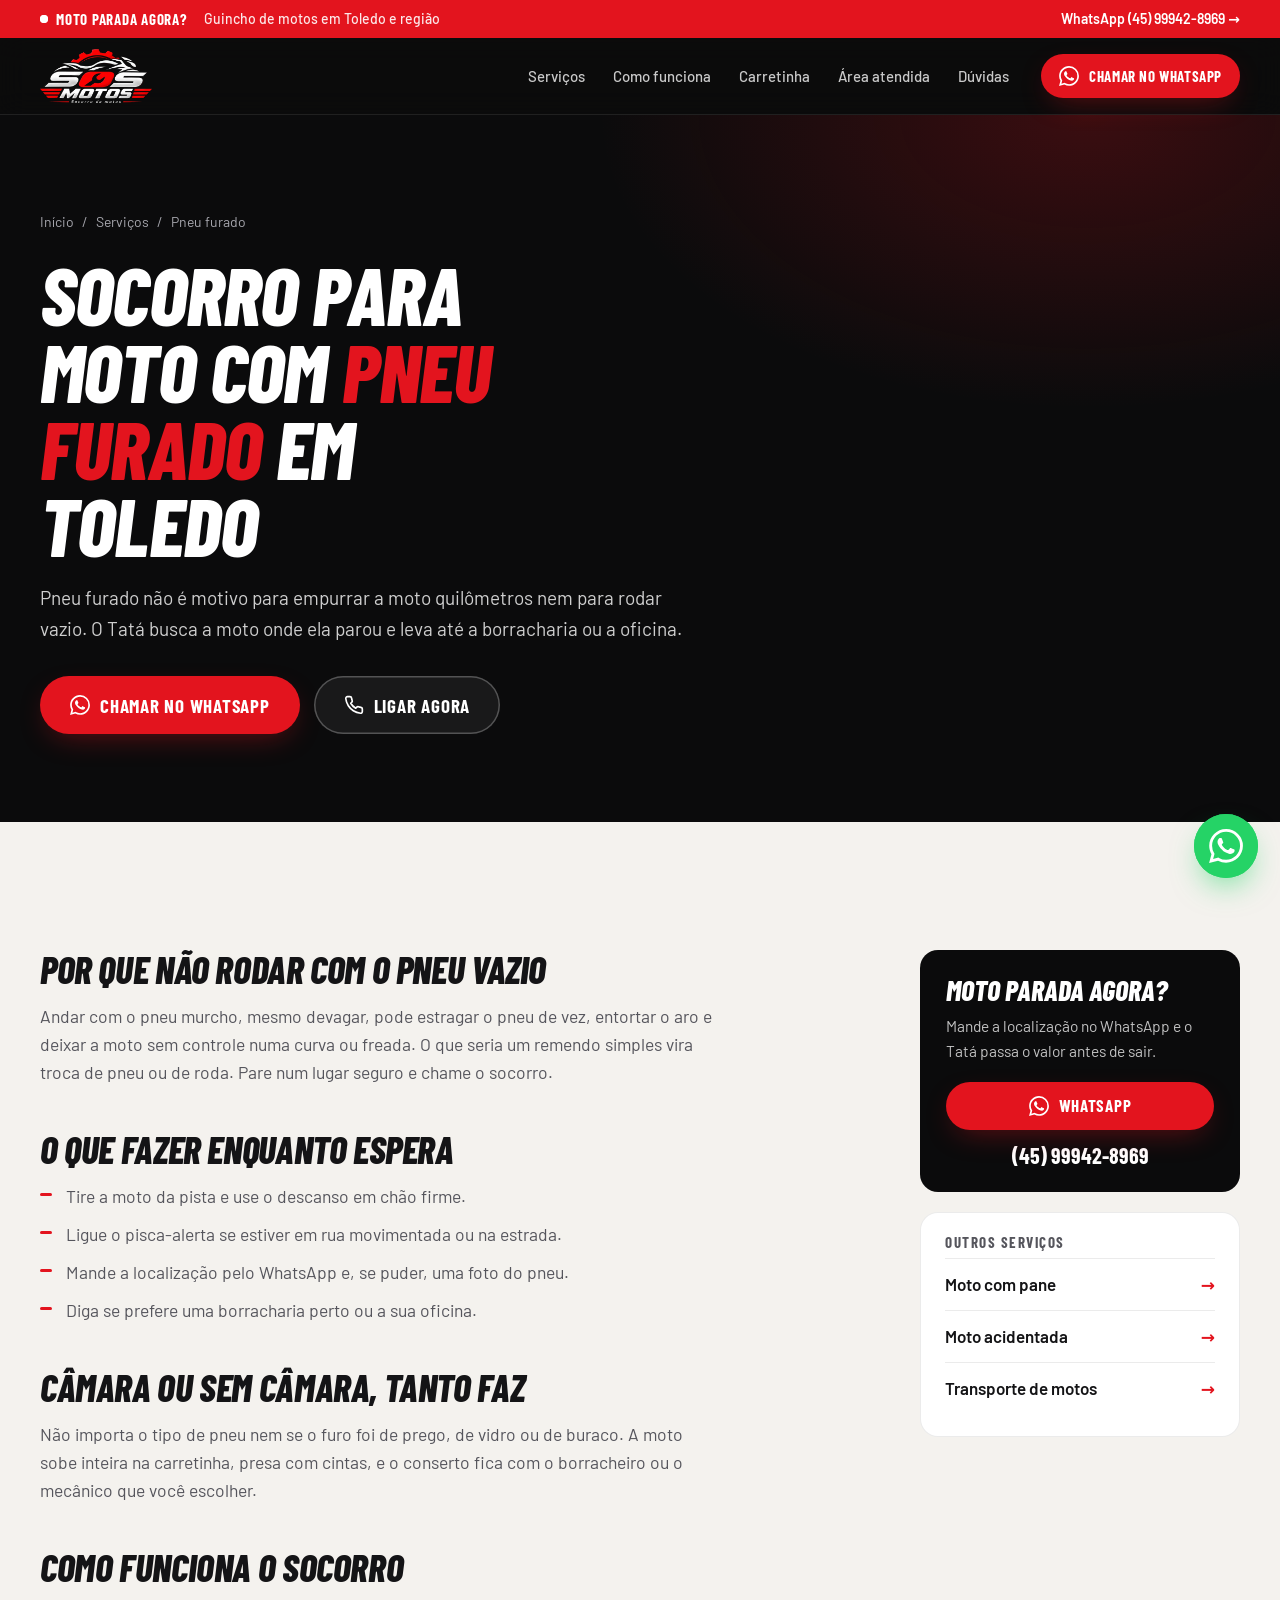
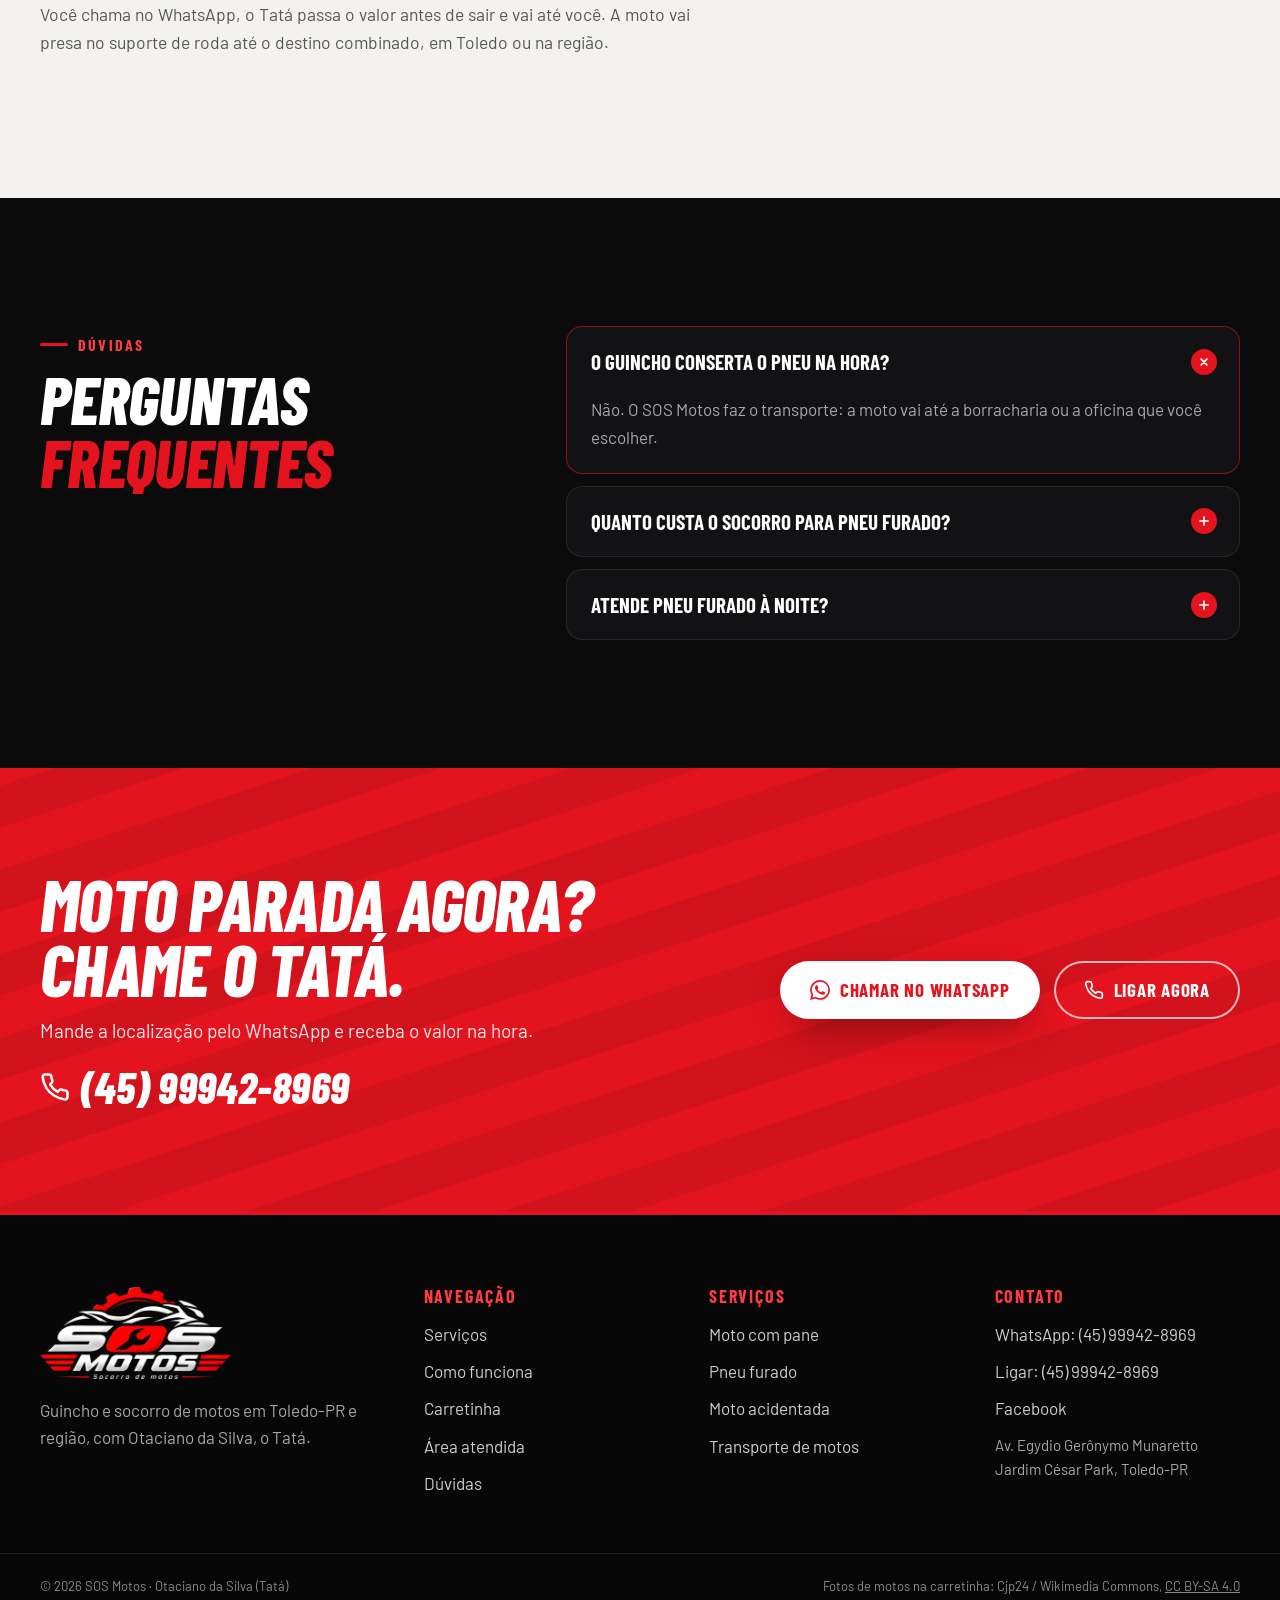
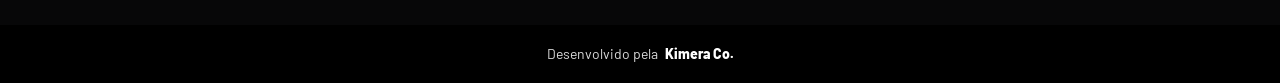
<file: servicos/pneu-furado/index.html>
<!doctype html>
<html lang="pt-BR">
<head>
<meta charset="utf-8">
<meta name="viewport" content="width=device-width, initial-scale=1, viewport-fit=cover">
<title>Socorro para Moto com Pneu Furado em Toledo-PR | SOS Motos</title>
<meta name="description" content="Pneu da moto furou em Toledo ou região? Não empurre nem rode vazio. O Tatá leva sua moto até a borracharia ou a oficina. WhatsApp (45) 99942-8969.">
<link rel="canonical" href="https://sosmotostoledo.com.br/servicos/pneu-furado/">
<meta name="geo.region" content="BR-PR">
<meta name="geo.placename" content="Toledo">
<meta property="og:type" content="website">
<meta property="og:locale" content="pt_BR">
<meta property="og:url" content="https://sosmotostoledo.com.br/servicos/pneu-furado/">
<meta property="og:title" content="Socorro para Moto com Pneu Furado em Toledo-PR | SOS Motos">
<meta property="og:description" content="Pneu da moto furou em Toledo ou região? Não empurre nem rode vazio. O Tatá leva sua moto até a borracharia ou a oficina. WhatsApp (45) 99942-8969.">
<meta property="og:image" content="https://sosmotostoledo.com.br/share-v2.jpg">
<meta property="og:image:width" content="1200">
<meta property="og:image:height" content="630">
<meta name="twitter:card" content="summary_large_image">
<link rel="icon" href="../../favicon.png" type="image/png">
<link rel="apple-touch-icon" href="../../apple-touch-icon.png">
<meta name="theme-color" content="#0B0B0C">
<link rel="preconnect" href="https://fonts.googleapis.com">
<link rel="preconnect" href="https://fonts.gstatic.com" crossorigin>
<link href="https://fonts.googleapis.com/css2?family=Barlow+Condensed:ital,wght@0,600;0,700;0,800;1,700;1,800&family=Barlow:wght@400;500;600&display=swap" rel="stylesheet">
<link rel="stylesheet" href="../../styles.css">
<script>document.documentElement.classList.add('js')</script>
<script type="application/ld+json">
[
  {
    "@context": "https://schema.org",
    "@type": "Service",
    "@id": "https://sosmotostoledo.com.br/servicos/pneu-furado/#servico",
    "name": "Socorro para moto com pneu furado em Toledo",
    "description": "Pneu da moto furou em Toledo ou região? Não empurre nem rode vazio. O Tatá leva sua moto até a borracharia ou a oficina. WhatsApp (45) 99942-8969.",
    "url": "https://sosmotostoledo.com.br/servicos/pneu-furado/",
    "serviceType": "Pneu furado",
    "provider": {
      "@id": "https://sosmotostoledo.com.br/#empresa"
    },
    "areaServed": [
      {
        "@type": "City",
        "name": "Toledo",
        "containedInPlace": {
          "@type": "State",
          "name": "Paraná"
        }
      },
      {
        "@type": "City",
        "name": "Cascavel",
        "containedInPlace": {
          "@type": "State",
          "name": "Paraná"
        }
      },
      {
        "@type": "City",
        "name": "Marechal Cândido Rondon",
        "containedInPlace": {
          "@type": "State",
          "name": "Paraná"
        }
      },
      {
        "@type": "City",
        "name": "Palotina",
        "containedInPlace": {
          "@type": "State",
          "name": "Paraná"
        }
      },
      {
        "@type": "City",
        "name": "Assis Chateaubriand",
        "containedInPlace": {
          "@type": "State",
          "name": "Paraná"
        }
      },
      {
        "@type": "City",
        "name": "Tupãssi",
        "containedInPlace": {
          "@type": "State",
          "name": "Paraná"
        }
      },
      {
        "@type": "City",
        "name": "Ouro Verde do Oeste",
        "containedInPlace": {
          "@type": "State",
          "name": "Paraná"
        }
      },
      {
        "@type": "City",
        "name": "São Pedro do Iguaçu",
        "containedInPlace": {
          "@type": "State",
          "name": "Paraná"
        }
      },
      {
        "@type": "City",
        "name": "Nova Santa Rosa",
        "containedInPlace": {
          "@type": "State",
          "name": "Paraná"
        }
      },
      {
        "@type": "City",
        "name": "Quatro Pontes",
        "containedInPlace": {
          "@type": "State",
          "name": "Paraná"
        }
      }
    ]
  },
  {
    "@context": "https://schema.org",
    "@type": "BreadcrumbList",
    "itemListElement": [
      {
        "@type": "ListItem",
        "position": 1,
        "name": "Início",
        "item": "https://sosmotostoledo.com.br/"
      },
      {
        "@type": "ListItem",
        "position": 2,
        "name": "Serviços",
        "item": "https://sosmotostoledo.com.br/#servicos"
      },
      {
        "@type": "ListItem",
        "position": 3,
        "name": "Pneu furado",
        "item": "https://sosmotostoledo.com.br/servicos/pneu-furado/"
      }
    ]
  },
  {
    "@context": "https://schema.org",
    "@type": "FAQPage",
    "mainEntity": [
      {
        "@type": "Question",
        "name": "O guincho conserta o pneu na hora?",
        "acceptedAnswer": {
          "@type": "Answer",
          "text": "Não. O SOS Motos faz o transporte: a moto vai até a borracharia ou a oficina que você escolher."
        }
      },
      {
        "@type": "Question",
        "name": "Quanto custa o socorro para pneu furado?",
        "acceptedAnswer": {
          "@type": "Answer",
          "text": "Depende da distância até a moto e até a borracharia. O valor é combinado pelo WhatsApp antes de sair."
        }
      },
      {
        "@type": "Question",
        "name": "Atende pneu furado à noite?",
        "acceptedAnswer": {
          "@type": "Answer",
          "text": "Mande mensagem no WhatsApp (45) 99942-8969 que o Tatá responde se consegue ir naquele horário."
        }
      }
    ]
  }
]
</script>
</head>
<body class="page-servico">

<a class="skip" href="#conteudo">Pular para o conteúdo</a>

<!-- faixa de urgência -->
<div class="topbar">
  <div class="container topbar__in">
    <span class="topbar__live"><i></i>Moto parada agora?</span>
    <span class="topbar__txt">Guincho de motos em Toledo e região</span>
    <a class="topbar__link" data-wa href="https://wa.me/5545999428969">WhatsApp (45) 99942-8969 →</a>
  </div>
</div>

<header class="header" id="topo">
  <div class="container header__in">
    <a class="header__logo" href="../../" aria-label="SOS Motos, início"><img src="../../img/logo.webp" alt="SOS Motos — socorro de motos" width="362" height="174"></a>
    <nav class="header__nav" aria-label="Principal">
      <a href="../../#servicos">Serviços</a>
      <a href="../../#como-funciona">Como funciona</a>
      <a href="../../#carretinha">Carretinha</a>
      <a href="../../#area">Área atendida</a>
      <a href="../../#duvidas">Dúvidas</a>
    </nav>
    <a class="btn btn--red btn--sm header__cta" data-wa href="https://wa.me/5545999428969">
      <svg class="ico" viewBox="0 0 24 24" fill="currentColor" aria-hidden="true" focusable="false"><path d="M17.472 14.382c-.297-.149-1.758-.867-2.03-.967-.273-.099-.471-.148-.67.15-.197.297-.767.966-.94 1.164-.173.199-.347.223-.644.075-.297-.15-1.255-.463-2.39-1.475-.883-.788-1.48-1.761-1.653-2.059-.173-.297-.018-.458.13-.606.134-.133.298-.347.446-.52.149-.174.198-.298.298-.497.099-.198.05-.371-.025-.52-.075-.149-.669-1.612-.916-2.207-.242-.579-.487-.5-.669-.51-.173-.008-.371-.01-.57-.01-.198 0-.52.074-.792.372-.272.297-1.04 1.016-1.04 2.479 0 1.462 1.065 2.875 1.213 3.074.149.198 2.096 3.2 5.077 4.487.709.306 1.262.489 1.694.625.712.227 1.36.195 1.871.118.571-.085 1.758-.719 2.006-1.413.248-.694.248-1.289.173-1.413-.074-.124-.272-.198-.57-.347m-5.421 7.403h-.004a9.87 9.87 0 01-5.031-1.378l-.361-.214-3.741.982.998-3.648-.235-.374a9.86 9.86 0 01-1.51-5.26c.001-5.45 4.436-9.884 9.888-9.884 2.64 0 5.122 1.03 6.988 2.898a9.825 9.825 0 012.893 6.994c-.003 5.45-4.437 9.884-9.885 9.884m8.413-18.297A11.815 11.815 0 0012.05 0C5.495 0 .16 5.335.157 11.892c0 2.096.547 4.142 1.588 5.945L.057 24l6.305-1.654a11.882 11.882 0 005.683 1.448h.005c6.554 0 11.89-5.335 11.893-11.893a11.821 11.821 0 00-3.48-8.413Z"/></svg>Chamar no WhatsApp
    </a>
    <button class="header__burger" type="button" aria-expanded="false" aria-controls="menu" aria-label="Abrir menu"><span></span><span></span></button>
  </div>
  <div class="menu" id="menu" hidden>
    <a href="../../#servicos">Serviços</a>
    <a href="../../#como-funciona">Como funciona</a>
    <a href="../../#carretinha">Carretinha</a>
    <a href="../../#area">Área atendida</a>
    <a href="../../#duvidas">Dúvidas</a>
    <a class="btn btn--red" data-wa href="https://wa.me/5545999428969"><svg class="ico" viewBox="0 0 24 24" fill="currentColor" aria-hidden="true" focusable="false"><path d="M17.472 14.382c-.297-.149-1.758-.867-2.03-.967-.273-.099-.471-.148-.67.15-.197.297-.767.966-.94 1.164-.173.199-.347.223-.644.075-.297-.15-1.255-.463-2.39-1.475-.883-.788-1.48-1.761-1.653-2.059-.173-.297-.018-.458.13-.606.134-.133.298-.347.446-.52.149-.174.198-.298.298-.497.099-.198.05-.371-.025-.52-.075-.149-.669-1.612-.916-2.207-.242-.579-.487-.5-.669-.51-.173-.008-.371-.01-.57-.01-.198 0-.52.074-.792.372-.272.297-1.04 1.016-1.04 2.479 0 1.462 1.065 2.875 1.213 3.074.149.198 2.096 3.2 5.077 4.487.709.306 1.262.489 1.694.625.712.227 1.36.195 1.871.118.571-.085 1.758-.719 2.006-1.413.248-.694.248-1.289.173-1.413-.074-.124-.272-.198-.57-.347m-5.421 7.403h-.004a9.87 9.87 0 01-5.031-1.378l-.361-.214-3.741.982.998-3.648-.235-.374a9.86 9.86 0 01-1.51-5.26c.001-5.45 4.436-9.884 9.888-9.884 2.64 0 5.122 1.03 6.988 2.898a9.825 9.825 0 012.893 6.994c-.003 5.45-4.437 9.884-9.885 9.884m8.413-18.297A11.815 11.815 0 0012.05 0C5.495 0 .16 5.335.157 11.892c0 2.096.547 4.142 1.588 5.945L.057 24l6.305-1.654a11.882 11.882 0 005.683 1.448h.005c6.554 0 11.89-5.335 11.893-11.893a11.821 11.821 0 00-3.48-8.413Z"/></svg>Chamar no WhatsApp</a>
  </div>
</header>

<main id="conteudo">
  <section class="section section--dark svc-hero">
    <div class="container">
      <nav class="crumbs" aria-label="Você está em"><a href="../../">Início</a> <span>/</span> <a href="../../#servicos">Serviços</a> <span>/</span> <span aria-current="page">Pneu furado</span></nav>
      <h1 class="svc-hero__t">Socorro para moto com <span class="red">pneu furado</span> em Toledo</h1>
      <p class="svc-hero__lead">Pneu furado não é motivo para empurrar a moto quilômetros nem para rodar vazio. O Tatá busca a moto onde ela parou e leva até a borracharia ou a oficina.</p>
      <div class="svc-hero__btns">
        <a class="btn btn--red btn--lg btn--shine" data-wa href="https://wa.me/5545999428969"><svg class="ico" viewBox="0 0 24 24" fill="currentColor" aria-hidden="true" focusable="false"><path d="M17.472 14.382c-.297-.149-1.758-.867-2.03-.967-.273-.099-.471-.148-.67.15-.197.297-.767.966-.94 1.164-.173.199-.347.223-.644.075-.297-.15-1.255-.463-2.39-1.475-.883-.788-1.48-1.761-1.653-2.059-.173-.297-.018-.458.13-.606.134-.133.298-.347.446-.52.149-.174.198-.298.298-.497.099-.198.05-.371-.025-.52-.075-.149-.669-1.612-.916-2.207-.242-.579-.487-.5-.669-.51-.173-.008-.371-.01-.57-.01-.198 0-.52.074-.792.372-.272.297-1.04 1.016-1.04 2.479 0 1.462 1.065 2.875 1.213 3.074.149.198 2.096 3.2 5.077 4.487.709.306 1.262.489 1.694.625.712.227 1.36.195 1.871.118.571-.085 1.758-.719 2.006-1.413.248-.694.248-1.289.173-1.413-.074-.124-.272-.198-.57-.347m-5.421 7.403h-.004a9.87 9.87 0 01-5.031-1.378l-.361-.214-3.741.982.998-3.648-.235-.374a9.86 9.86 0 01-1.51-5.26c.001-5.45 4.436-9.884 9.888-9.884 2.64 0 5.122 1.03 6.988 2.898a9.825 9.825 0 012.893 6.994c-.003 5.45-4.437 9.884-9.885 9.884m8.413-18.297A11.815 11.815 0 0012.05 0C5.495 0 .16 5.335.157 11.892c0 2.096.547 4.142 1.588 5.945L.057 24l6.305-1.654a11.882 11.882 0 005.683 1.448h.005c6.554 0 11.89-5.335 11.893-11.893a11.821 11.821 0 00-3.48-8.413Z"/></svg>Chamar no WhatsApp</a>
        <a class="btn btn--ghost btn--lg" data-tel href="tel:+5545999428969"><svg class="ico" viewBox="0 0 24 24" fill="none" stroke="currentColor" stroke-width="2" stroke-linecap="round" stroke-linejoin="round" aria-hidden="true" focusable="false"><path d="M22 16.92v3a2 2 0 0 1-2.18 2 19.79 19.79 0 0 1-8.63-3.07 19.5 19.5 0 0 1-6-6 19.79 19.79 0 0 1-3.07-8.67A2 2 0 0 1 4.11 2h3a2 2 0 0 1 2 1.72 12.84 12.84 0 0 0 .7 2.81 2 2 0 0 1-.45 2.11L8.09 9.91a16 16 0 0 0 6 6l1.27-1.27a2 2 0 0 1 2.11-.45 12.84 12.84 0 0 0 2.81.7A2 2 0 0 1 22 16.92z" /></svg>Ligar agora</a>
      </div>
    </div>
  </section>

  <section class="section section--light">
    <div class="container svc">
      <article class="prose">
        <h2>Por que não rodar com o pneu vazio</h2>
        <p>Andar com o pneu murcho, mesmo devagar, pode estragar o pneu de vez, entortar o aro e deixar a moto sem controle numa curva ou freada. O que seria um remendo simples vira troca de pneu ou de roda. Pare num lugar seguro e chame o socorro.</p>
        <h2>O que fazer enquanto espera</h2>
        <ul><li>Tire a moto da pista e use o descanso em chão firme.</li><li>Ligue o pisca-alerta se estiver em rua movimentada ou na estrada.</li><li>Mande a localização pelo WhatsApp e, se puder, uma foto do pneu.</li><li>Diga se prefere uma borracharia perto ou a sua oficina.</li></ul>
        <h2>Câmara ou sem câmara, tanto faz</h2>
        <p>Não importa o tipo de pneu nem se o furo foi de prego, de vidro ou de buraco. A moto sobe inteira na carretinha, presa com cintas, e o conserto fica com o borracheiro ou o mecânico que você escolher.</p>
        <h2>Como funciona o socorro</h2>
        <p>Você chama no WhatsApp, o Tatá passa o valor antes de sair e vai até você. A moto vai presa no suporte de roda até o destino combinado, em Toledo ou na região.</p>
      </article>
      <aside class="svc__side">
        <div class="svc__box">
          <p class="svc__box-t">Moto parada agora?</p>
          <p>Mande a localização no WhatsApp e o Tatá passa o valor antes de sair.</p>
          <a class="btn btn--red" data-wa href="https://wa.me/5545999428969"><svg class="ico" viewBox="0 0 24 24" fill="currentColor" aria-hidden="true" focusable="false"><path d="M17.472 14.382c-.297-.149-1.758-.867-2.03-.967-.273-.099-.471-.148-.67.15-.197.297-.767.966-.94 1.164-.173.199-.347.223-.644.075-.297-.15-1.255-.463-2.39-1.475-.883-.788-1.48-1.761-1.653-2.059-.173-.297-.018-.458.13-.606.134-.133.298-.347.446-.52.149-.174.198-.298.298-.497.099-.198.05-.371-.025-.52-.075-.149-.669-1.612-.916-2.207-.242-.579-.487-.5-.669-.51-.173-.008-.371-.01-.57-.01-.198 0-.52.074-.792.372-.272.297-1.04 1.016-1.04 2.479 0 1.462 1.065 2.875 1.213 3.074.149.198 2.096 3.2 5.077 4.487.709.306 1.262.489 1.694.625.712.227 1.36.195 1.871.118.571-.085 1.758-.719 2.006-1.413.248-.694.248-1.289.173-1.413-.074-.124-.272-.198-.57-.347m-5.421 7.403h-.004a9.87 9.87 0 01-5.031-1.378l-.361-.214-3.741.982.998-3.648-.235-.374a9.86 9.86 0 01-1.51-5.26c.001-5.45 4.436-9.884 9.888-9.884 2.64 0 5.122 1.03 6.988 2.898a9.825 9.825 0 012.893 6.994c-.003 5.45-4.437 9.884-9.885 9.884m8.413-18.297A11.815 11.815 0 0012.05 0C5.495 0 .16 5.335.157 11.892c0 2.096.547 4.142 1.588 5.945L.057 24l6.305-1.654a11.882 11.882 0 005.683 1.448h.005c6.554 0 11.89-5.335 11.893-11.893a11.821 11.821 0 00-3.48-8.413Z"/></svg>WhatsApp</a>
          <a class="svc__tel" data-tel href="tel:+5545999428969">(45) 99942-8969</a>
        </div>
        <nav class="rel" aria-label="Outros serviços">
          <p class="rel__t">Outros serviços</p>
        <a class="rel__item" href="../moto-com-pane/">Moto com pane <span>→</span></a>
        <a class="rel__item" href="../moto-acidentada/">Moto acidentada <span>→</span></a>
        <a class="rel__item" href="../transporte-de-motos/">Transporte de motos <span>→</span></a>
        </nav>
      </aside>
    </div>
  </section>

  <section class="section section--dark" id="duvidas">
    <div class="container faq-wrap">
      <div class="head head--left">
        <p class="kicker">Dúvidas</p>
        <h2>Perguntas <span class="red">frequentes</span></h2>
      </div>
      <div class="faq">
        <details name="faq" open><summary>O guincho conserta o pneu na hora?</summary><p>Não. O SOS Motos faz o transporte: a moto vai até a borracharia ou a oficina que você escolher.</p></details>
        <details name="faq"><summary>Quanto custa o socorro para pneu furado?</summary><p>Depende da distância até a moto e até a borracharia. O valor é combinado pelo WhatsApp antes de sair.</p></details>
        <details name="faq"><summary>Atende pneu furado à noite?</summary><p>Mande mensagem no WhatsApp (45) 99942-8969 que o Tatá responde se consegue ir naquele horário.</p></details>
      </div>
    </div>
  </section>

  <section class="cta" id="chamar">
    <div class="cta__bg" aria-hidden="true"></div>
    <div class="container cta__in" data-reveal>
      <div>
        <h2>Moto parada agora? <br>Chame o Tatá.</h2>
        <p>Mande a localização pelo WhatsApp e receba o valor na hora.</p>
        <a class="cta__phone" data-tel href="tel:+5545999428969"><svg class="ico" viewBox="0 0 24 24" fill="none" stroke="currentColor" stroke-width="2" stroke-linecap="round" stroke-linejoin="round" aria-hidden="true" focusable="false"><path d="M22 16.92v3a2 2 0 0 1-2.18 2 19.79 19.79 0 0 1-8.63-3.07 19.5 19.5 0 0 1-6-6 19.79 19.79 0 0 1-3.07-8.67A2 2 0 0 1 4.11 2h3a2 2 0 0 1 2 1.72 12.84 12.84 0 0 0 .7 2.81 2 2 0 0 1-.45 2.11L8.09 9.91a16 16 0 0 0 6 6l1.27-1.27a2 2 0 0 1 2.11-.45 12.84 12.84 0 0 0 2.81.7A2 2 0 0 1 22 16.92z" /></svg>(45) 99942-8969</a>
      </div>
      <div class="cta__btns">
        <a class="btn btn--white btn--lg" data-wa href="https://wa.me/5545999428969"><svg class="ico" viewBox="0 0 24 24" fill="currentColor" aria-hidden="true" focusable="false"><path d="M17.472 14.382c-.297-.149-1.758-.867-2.03-.967-.273-.099-.471-.148-.67.15-.197.297-.767.966-.94 1.164-.173.199-.347.223-.644.075-.297-.15-1.255-.463-2.39-1.475-.883-.788-1.48-1.761-1.653-2.059-.173-.297-.018-.458.13-.606.134-.133.298-.347.446-.52.149-.174.198-.298.298-.497.099-.198.05-.371-.025-.52-.075-.149-.669-1.612-.916-2.207-.242-.579-.487-.5-.669-.51-.173-.008-.371-.01-.57-.01-.198 0-.52.074-.792.372-.272.297-1.04 1.016-1.04 2.479 0 1.462 1.065 2.875 1.213 3.074.149.198 2.096 3.2 5.077 4.487.709.306 1.262.489 1.694.625.712.227 1.36.195 1.871.118.571-.085 1.758-.719 2.006-1.413.248-.694.248-1.289.173-1.413-.074-.124-.272-.198-.57-.347m-5.421 7.403h-.004a9.87 9.87 0 01-5.031-1.378l-.361-.214-3.741.982.998-3.648-.235-.374a9.86 9.86 0 01-1.51-5.26c.001-5.45 4.436-9.884 9.888-9.884 2.64 0 5.122 1.03 6.988 2.898a9.825 9.825 0 012.893 6.994c-.003 5.45-4.437 9.884-9.885 9.884m8.413-18.297A11.815 11.815 0 0012.05 0C5.495 0 .16 5.335.157 11.892c0 2.096.547 4.142 1.588 5.945L.057 24l6.305-1.654a11.882 11.882 0 005.683 1.448h.005c6.554 0 11.89-5.335 11.893-11.893a11.821 11.821 0 00-3.48-8.413Z"/></svg>Chamar no WhatsApp</a>
        <a class="btn btn--outline-white btn--lg" data-tel href="tel:+5545999428969"><svg class="ico" viewBox="0 0 24 24" fill="none" stroke="currentColor" stroke-width="2" stroke-linecap="round" stroke-linejoin="round" aria-hidden="true" focusable="false"><path d="M22 16.92v3a2 2 0 0 1-2.18 2 19.79 19.79 0 0 1-8.63-3.07 19.5 19.5 0 0 1-6-6 19.79 19.79 0 0 1-3.07-8.67A2 2 0 0 1 4.11 2h3a2 2 0 0 1 2 1.72 12.84 12.84 0 0 0 .7 2.81 2 2 0 0 1-.45 2.11L8.09 9.91a16 16 0 0 0 6 6l1.27-1.27a2 2 0 0 1 2.11-.45 12.84 12.84 0 0 0 2.81.7A2 2 0 0 1 22 16.92z" /></svg>Ligar agora</a>
      </div>
    </div>
  </section>
</main>

<footer class="footer">
  <div class="container footer__in">
    <div class="footer__brand">
      <img src="../../img/logo.webp" alt="SOS Motos — Otaciano da Silva (Tatá), socorro de motos" width="362" height="174" loading="lazy">
      <p>Guincho e socorro de motos em Toledo-PR e região, com Otaciano da Silva, o Tatá.</p>
    </div>
    <div class="footer__col">
      <h3>Navegação</h3>
      <a href="../../#servicos">Serviços</a><a href="../../#como-funciona">Como funciona</a><a href="../../#carretinha">Carretinha</a><a href="../../#area">Área atendida</a><a href="../../#duvidas">Dúvidas</a>
    </div>
    <div class="footer__col">
      <h3>Serviços</h3>
      <a href="../../servicos/moto-com-pane/">Moto com pane</a><a href="../../servicos/pneu-furado/">Pneu furado</a><a href="../../servicos/moto-acidentada/">Moto acidentada</a><a href="../../servicos/transporte-de-motos/">Transporte de motos</a>
    </div>
    <div class="footer__col">
      <h3>Contato</h3>
      <a data-wa href="https://wa.me/5545999428969">WhatsApp: (45) 99942-8969</a>
      <a data-tel href="tel:+5545999428969">Ligar: (45) 99942-8969</a>
      <a href="https://www.facebook.com/share/1fqPfXB3DM/" target="_blank" rel="noopener">Facebook</a>
      <p>Av. Egydio Gerônymo Munaretto<br>Jardim César Park, Toledo-PR</p>
    </div>
  </div>
  <div class="container footer__legal">
    <span>© 2026 SOS Motos · Otaciano da Silva (Tatá)</span>
    <span>Fotos de motos na carretinha: Cjp24 / Wikimedia Commons, <a href="https://creativecommons.org/licenses/by-sa/4.0/deed.pt-br" rel="noopener" target="_blank">CC BY-SA 4.0</a></span>
  </div>
  <div class="credit">
    <a href="https://kimeraco.com.br/" target="_blank" rel="noopener" title="Kimera Co. — criação de sites">Desenvolvido pela <strong>Kimera Co.</strong></a>
  </div>
</footer>

<!-- WhatsApp flutuante -->
<a class="wa-float" data-wa href="https://wa.me/5545999428969" aria-label="Chamar o guincho no WhatsApp">
  <span class="wa-float__bubble">Moto parou? <b>Chama aqui!</b></span>
  <span class="wa-float__btn"><svg viewBox="0 0 24 24" fill="currentColor" aria-hidden="true" focusable="false"><path d="M17.472 14.382c-.297-.149-1.758-.867-2.03-.967-.273-.099-.471-.148-.67.15-.197.297-.767.966-.94 1.164-.173.199-.347.223-.644.075-.297-.15-1.255-.463-2.39-1.475-.883-.788-1.48-1.761-1.653-2.059-.173-.297-.018-.458.13-.606.134-.133.298-.347.446-.52.149-.174.198-.298.298-.497.099-.198.05-.371-.025-.52-.075-.149-.669-1.612-.916-2.207-.242-.579-.487-.5-.669-.51-.173-.008-.371-.01-.57-.01-.198 0-.52.074-.792.372-.272.297-1.04 1.016-1.04 2.479 0 1.462 1.065 2.875 1.213 3.074.149.198 2.096 3.2 5.077 4.487.709.306 1.262.489 1.694.625.712.227 1.36.195 1.871.118.571-.085 1.758-.719 2.006-1.413.248-.694.248-1.289.173-1.413-.074-.124-.272-.198-.57-.347m-5.421 7.403h-.004a9.87 9.87 0 01-5.031-1.378l-.361-.214-3.741.982.998-3.648-.235-.374a9.86 9.86 0 01-1.51-5.26c.001-5.45 4.436-9.884 9.888-9.884 2.64 0 5.122 1.03 6.988 2.898a9.825 9.825 0 012.893 6.994c-.003 5.45-4.437 9.884-9.885 9.884m8.413-18.297A11.815 11.815 0 0012.05 0C5.495 0 .16 5.335.157 11.892c0 2.096.547 4.142 1.588 5.945L.057 24l6.305-1.654a11.882 11.882 0 005.683 1.448h.005c6.554 0 11.89-5.335 11.893-11.893a11.821 11.821 0 00-3.48-8.413Z"/></svg></span>
</a>

<!-- barra fixa no celular -->
<nav class="mbar" aria-label="Contato rápido">
  <a class="mbar__call" data-tel href="tel:+5545999428969"><svg class="ico" viewBox="0 0 24 24" fill="none" stroke="currentColor" stroke-width="2" stroke-linecap="round" stroke-linejoin="round" aria-hidden="true" focusable="false"><path d="M22 16.92v3a2 2 0 0 1-2.18 2 19.79 19.79 0 0 1-8.63-3.07 19.5 19.5 0 0 1-6-6 19.79 19.79 0 0 1-3.07-8.67A2 2 0 0 1 4.11 2h3a2 2 0 0 1 2 1.72 12.84 12.84 0 0 0 .7 2.81 2 2 0 0 1-.45 2.11L8.09 9.91a16 16 0 0 0 6 6l1.27-1.27a2 2 0 0 1 2.11-.45 12.84 12.84 0 0 0 2.81.7A2 2 0 0 1 22 16.92z" /></svg>Ligar</a>
  <a class="mbar__wa" data-wa href="https://wa.me/5545999428969"><svg class="ico" viewBox="0 0 24 24" fill="currentColor" aria-hidden="true" focusable="false"><path d="M17.472 14.382c-.297-.149-1.758-.867-2.03-.967-.273-.099-.471-.148-.67.15-.197.297-.767.966-.94 1.164-.173.199-.347.223-.644.075-.297-.15-1.255-.463-2.39-1.475-.883-.788-1.48-1.761-1.653-2.059-.173-.297-.018-.458.13-.606.134-.133.298-.347.446-.52.149-.174.198-.298.298-.497.099-.198.05-.371-.025-.52-.075-.149-.669-1.612-.916-2.207-.242-.579-.487-.5-.669-.51-.173-.008-.371-.01-.57-.01-.198 0-.52.074-.792.372-.272.297-1.04 1.016-1.04 2.479 0 1.462 1.065 2.875 1.213 3.074.149.198 2.096 3.2 5.077 4.487.709.306 1.262.489 1.694.625.712.227 1.36.195 1.871.118.571-.085 1.758-.719 2.006-1.413.248-.694.248-1.289.173-1.413-.074-.124-.272-.198-.57-.347m-5.421 7.403h-.004a9.87 9.87 0 01-5.031-1.378l-.361-.214-3.741.982.998-3.648-.235-.374a9.86 9.86 0 01-1.51-5.26c.001-5.45 4.436-9.884 9.888-9.884 2.64 0 5.122 1.03 6.988 2.898a9.825 9.825 0 012.893 6.994c-.003 5.45-4.437 9.884-9.885 9.884m8.413-18.297A11.815 11.815 0 0012.05 0C5.495 0 .16 5.335.157 11.892c0 2.096.547 4.142 1.588 5.945L.057 24l6.305-1.654a11.882 11.882 0 005.683 1.448h.005c6.554 0 11.89-5.335 11.893-11.893a11.821 11.821 0 00-3.48-8.413Z"/></svg>Chamar no WhatsApp</a>
</nav>

<script src="../../site.js" defer></script>
</body>
</html>
</file>
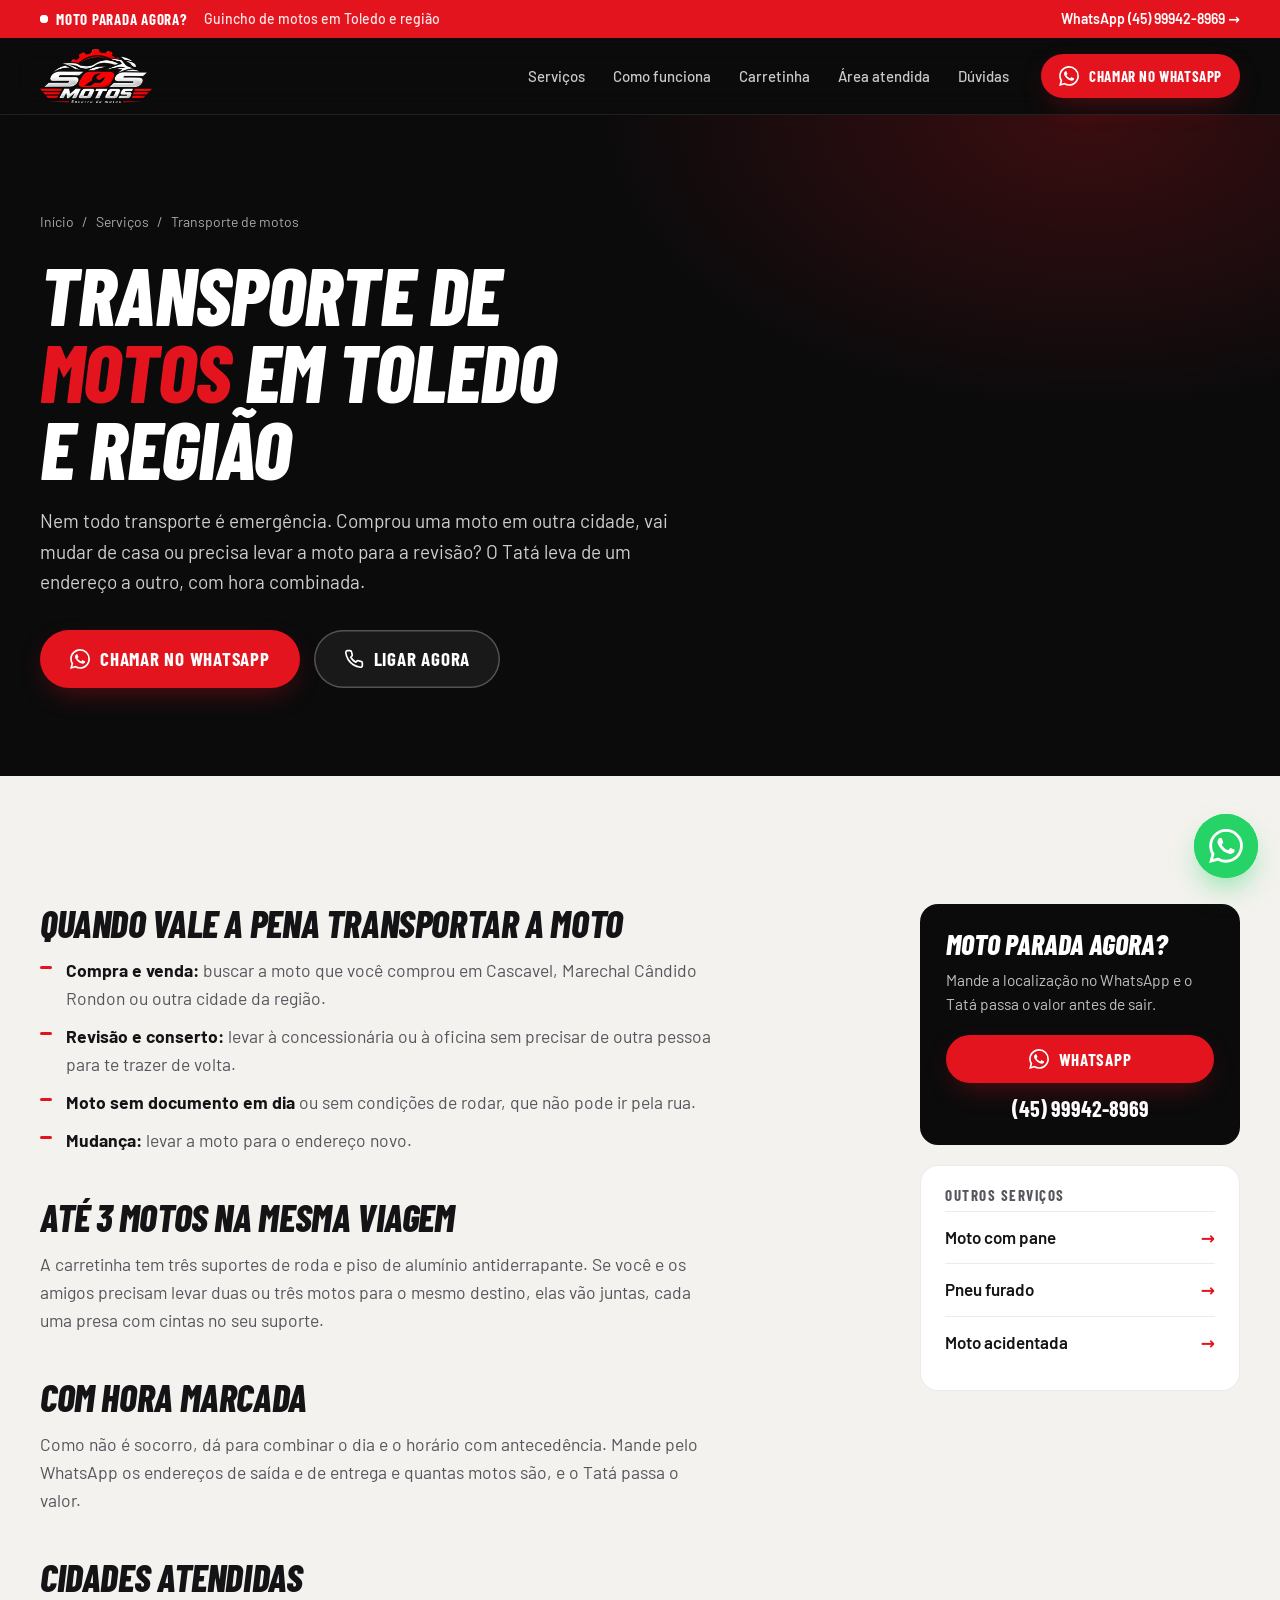
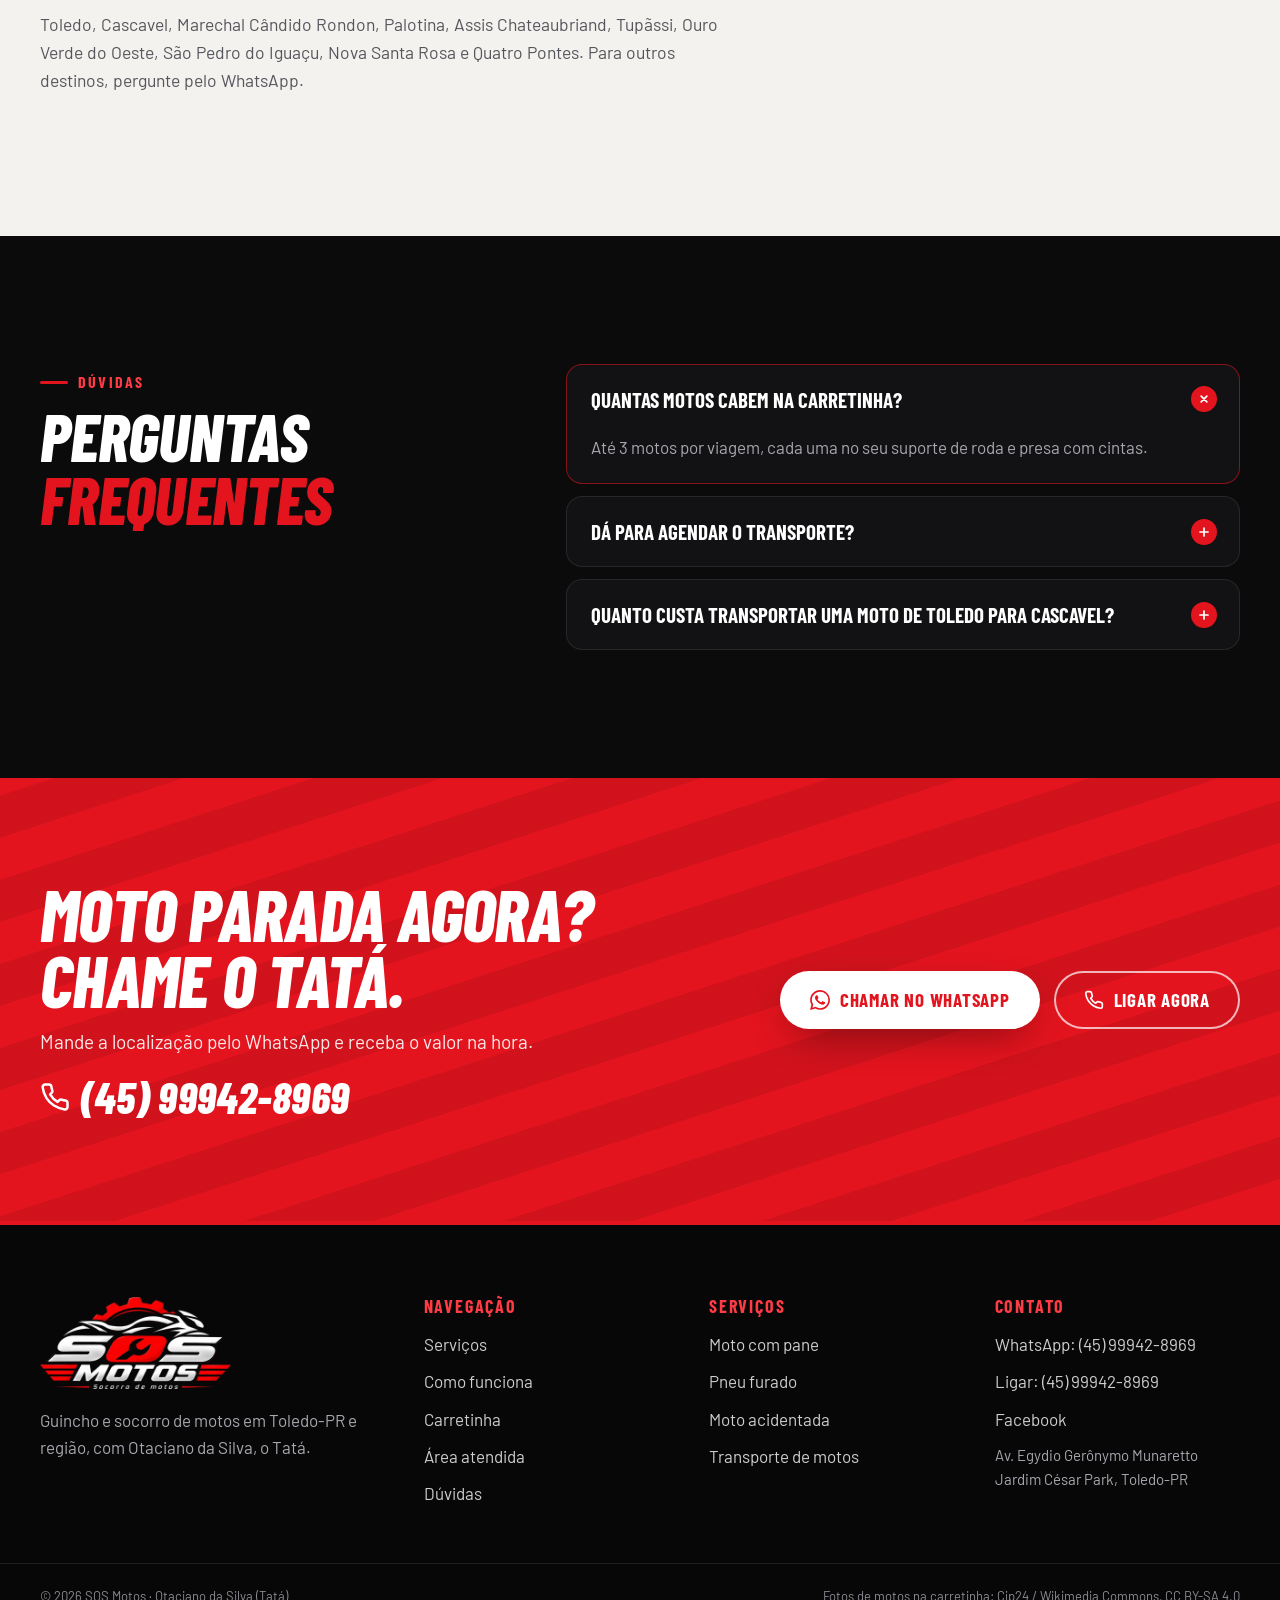
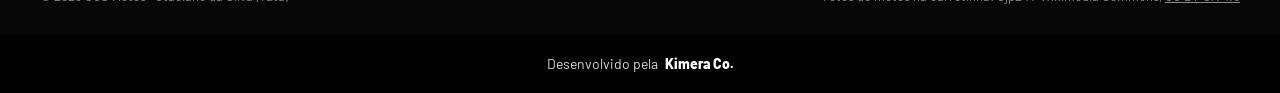
<file: servicos/transporte-de-motos/index.html>
<!doctype html>
<html lang="pt-BR">
<head>
<meta charset="utf-8">
<meta name="viewport" content="width=device-width, initial-scale=1, viewport-fit=cover">
<title>Transporte de Motos em Toledo-PR e Região | SOS Motos</title>
<meta name="description" content="Transporte de motos em Toledo e região: compra, venda, mudança ou revisão. Até 3 motos por viagem na carretinha, presas com cintas. WhatsApp (45) 99942-8969.">
<link rel="canonical" href="https://sosmotostoledo.com.br/servicos/transporte-de-motos/">
<meta name="geo.region" content="BR-PR">
<meta name="geo.placename" content="Toledo">
<meta property="og:type" content="website">
<meta property="og:locale" content="pt_BR">
<meta property="og:url" content="https://sosmotostoledo.com.br/servicos/transporte-de-motos/">
<meta property="og:title" content="Transporte de Motos em Toledo-PR e Região | SOS Motos">
<meta property="og:description" content="Transporte de motos em Toledo e região: compra, venda, mudança ou revisão. Até 3 motos por viagem na carretinha, presas com cintas. WhatsApp (45) 99942-8969.">
<meta property="og:image" content="https://sosmotostoledo.com.br/share-v2.jpg">
<meta property="og:image:width" content="1200">
<meta property="og:image:height" content="630">
<meta name="twitter:card" content="summary_large_image">
<link rel="icon" href="../../favicon.png" type="image/png">
<link rel="apple-touch-icon" href="../../apple-touch-icon.png">
<meta name="theme-color" content="#0B0B0C">
<link rel="preconnect" href="https://fonts.googleapis.com">
<link rel="preconnect" href="https://fonts.gstatic.com" crossorigin>
<link href="https://fonts.googleapis.com/css2?family=Barlow+Condensed:ital,wght@0,600;0,700;0,800;1,700;1,800&family=Barlow:wght@400;500;600&display=swap" rel="stylesheet">
<link rel="stylesheet" href="../../styles.css">
<script>document.documentElement.classList.add('js')</script>
<script type="application/ld+json">
[
  {
    "@context": "https://schema.org",
    "@type": "Service",
    "@id": "https://sosmotostoledo.com.br/servicos/transporte-de-motos/#servico",
    "name": "Transporte de motos em Toledo e região",
    "description": "Transporte de motos em Toledo e região: compra, venda, mudança ou revisão. Até 3 motos por viagem na carretinha, presas com cintas. WhatsApp (45) 99942-8969.",
    "url": "https://sosmotostoledo.com.br/servicos/transporte-de-motos/",
    "serviceType": "Transporte de motos",
    "provider": {
      "@id": "https://sosmotostoledo.com.br/#empresa"
    },
    "areaServed": [
      {
        "@type": "City",
        "name": "Toledo",
        "containedInPlace": {
          "@type": "State",
          "name": "Paraná"
        }
      },
      {
        "@type": "City",
        "name": "Cascavel",
        "containedInPlace": {
          "@type": "State",
          "name": "Paraná"
        }
      },
      {
        "@type": "City",
        "name": "Marechal Cândido Rondon",
        "containedInPlace": {
          "@type": "State",
          "name": "Paraná"
        }
      },
      {
        "@type": "City",
        "name": "Palotina",
        "containedInPlace": {
          "@type": "State",
          "name": "Paraná"
        }
      },
      {
        "@type": "City",
        "name": "Assis Chateaubriand",
        "containedInPlace": {
          "@type": "State",
          "name": "Paraná"
        }
      },
      {
        "@type": "City",
        "name": "Tupãssi",
        "containedInPlace": {
          "@type": "State",
          "name": "Paraná"
        }
      },
      {
        "@type": "City",
        "name": "Ouro Verde do Oeste",
        "containedInPlace": {
          "@type": "State",
          "name": "Paraná"
        }
      },
      {
        "@type": "City",
        "name": "São Pedro do Iguaçu",
        "containedInPlace": {
          "@type": "State",
          "name": "Paraná"
        }
      },
      {
        "@type": "City",
        "name": "Nova Santa Rosa",
        "containedInPlace": {
          "@type": "State",
          "name": "Paraná"
        }
      },
      {
        "@type": "City",
        "name": "Quatro Pontes",
        "containedInPlace": {
          "@type": "State",
          "name": "Paraná"
        }
      }
    ]
  },
  {
    "@context": "https://schema.org",
    "@type": "BreadcrumbList",
    "itemListElement": [
      {
        "@type": "ListItem",
        "position": 1,
        "name": "Início",
        "item": "https://sosmotostoledo.com.br/"
      },
      {
        "@type": "ListItem",
        "position": 2,
        "name": "Serviços",
        "item": "https://sosmotostoledo.com.br/#servicos"
      },
      {
        "@type": "ListItem",
        "position": 3,
        "name": "Transporte de motos",
        "item": "https://sosmotostoledo.com.br/servicos/transporte-de-motos/"
      }
    ]
  },
  {
    "@context": "https://schema.org",
    "@type": "FAQPage",
    "mainEntity": [
      {
        "@type": "Question",
        "name": "Quantas motos cabem na carretinha?",
        "acceptedAnswer": {
          "@type": "Answer",
          "text": "Até 3 motos por viagem, cada uma no seu suporte de roda e presa com cintas."
        }
      },
      {
        "@type": "Question",
        "name": "Dá para agendar o transporte?",
        "acceptedAnswer": {
          "@type": "Answer",
          "text": "Dá. Combine o dia e o horário pelo WhatsApp (45) 99942-8969."
        }
      },
      {
        "@type": "Question",
        "name": "Quanto custa transportar uma moto de Toledo para Cascavel?",
        "acceptedAnswer": {
          "@type": "Answer",
          "text": "Depende dos endereços de saída e de entrega e de quantas motos são. O Tatá passa o valor pelo WhatsApp."
        }
      }
    ]
  }
]
</script>
</head>
<body class="page-servico">

<a class="skip" href="#conteudo">Pular para o conteúdo</a>

<!-- faixa de urgência -->
<div class="topbar">
  <div class="container topbar__in">
    <span class="topbar__live"><i></i>Moto parada agora?</span>
    <span class="topbar__txt">Guincho de motos em Toledo e região</span>
    <a class="topbar__link" data-wa href="https://wa.me/5545999428969">WhatsApp (45) 99942-8969 →</a>
  </div>
</div>

<header class="header" id="topo">
  <div class="container header__in">
    <a class="header__logo" href="../../" aria-label="SOS Motos, início"><img src="../../img/logo.webp" alt="SOS Motos — socorro de motos" width="362" height="174"></a>
    <nav class="header__nav" aria-label="Principal">
      <a href="../../#servicos">Serviços</a>
      <a href="../../#como-funciona">Como funciona</a>
      <a href="../../#carretinha">Carretinha</a>
      <a href="../../#area">Área atendida</a>
      <a href="../../#duvidas">Dúvidas</a>
    </nav>
    <a class="btn btn--red btn--sm header__cta" data-wa href="https://wa.me/5545999428969">
      <svg class="ico" viewBox="0 0 24 24" fill="currentColor" aria-hidden="true" focusable="false"><path d="M17.472 14.382c-.297-.149-1.758-.867-2.03-.967-.273-.099-.471-.148-.67.15-.197.297-.767.966-.94 1.164-.173.199-.347.223-.644.075-.297-.15-1.255-.463-2.39-1.475-.883-.788-1.48-1.761-1.653-2.059-.173-.297-.018-.458.13-.606.134-.133.298-.347.446-.52.149-.174.198-.298.298-.497.099-.198.05-.371-.025-.52-.075-.149-.669-1.612-.916-2.207-.242-.579-.487-.5-.669-.51-.173-.008-.371-.01-.57-.01-.198 0-.52.074-.792.372-.272.297-1.04 1.016-1.04 2.479 0 1.462 1.065 2.875 1.213 3.074.149.198 2.096 3.2 5.077 4.487.709.306 1.262.489 1.694.625.712.227 1.36.195 1.871.118.571-.085 1.758-.719 2.006-1.413.248-.694.248-1.289.173-1.413-.074-.124-.272-.198-.57-.347m-5.421 7.403h-.004a9.87 9.87 0 01-5.031-1.378l-.361-.214-3.741.982.998-3.648-.235-.374a9.86 9.86 0 01-1.51-5.26c.001-5.45 4.436-9.884 9.888-9.884 2.64 0 5.122 1.03 6.988 2.898a9.825 9.825 0 012.893 6.994c-.003 5.45-4.437 9.884-9.885 9.884m8.413-18.297A11.815 11.815 0 0012.05 0C5.495 0 .16 5.335.157 11.892c0 2.096.547 4.142 1.588 5.945L.057 24l6.305-1.654a11.882 11.882 0 005.683 1.448h.005c6.554 0 11.89-5.335 11.893-11.893a11.821 11.821 0 00-3.48-8.413Z"/></svg>Chamar no WhatsApp
    </a>
    <button class="header__burger" type="button" aria-expanded="false" aria-controls="menu" aria-label="Abrir menu"><span></span><span></span></button>
  </div>
  <div class="menu" id="menu" hidden>
    <a href="../../#servicos">Serviços</a>
    <a href="../../#como-funciona">Como funciona</a>
    <a href="../../#carretinha">Carretinha</a>
    <a href="../../#area">Área atendida</a>
    <a href="../../#duvidas">Dúvidas</a>
    <a class="btn btn--red" data-wa href="https://wa.me/5545999428969"><svg class="ico" viewBox="0 0 24 24" fill="currentColor" aria-hidden="true" focusable="false"><path d="M17.472 14.382c-.297-.149-1.758-.867-2.03-.967-.273-.099-.471-.148-.67.15-.197.297-.767.966-.94 1.164-.173.199-.347.223-.644.075-.297-.15-1.255-.463-2.39-1.475-.883-.788-1.48-1.761-1.653-2.059-.173-.297-.018-.458.13-.606.134-.133.298-.347.446-.52.149-.174.198-.298.298-.497.099-.198.05-.371-.025-.52-.075-.149-.669-1.612-.916-2.207-.242-.579-.487-.5-.669-.51-.173-.008-.371-.01-.57-.01-.198 0-.52.074-.792.372-.272.297-1.04 1.016-1.04 2.479 0 1.462 1.065 2.875 1.213 3.074.149.198 2.096 3.2 5.077 4.487.709.306 1.262.489 1.694.625.712.227 1.36.195 1.871.118.571-.085 1.758-.719 2.006-1.413.248-.694.248-1.289.173-1.413-.074-.124-.272-.198-.57-.347m-5.421 7.403h-.004a9.87 9.87 0 01-5.031-1.378l-.361-.214-3.741.982.998-3.648-.235-.374a9.86 9.86 0 01-1.51-5.26c.001-5.45 4.436-9.884 9.888-9.884 2.64 0 5.122 1.03 6.988 2.898a9.825 9.825 0 012.893 6.994c-.003 5.45-4.437 9.884-9.885 9.884m8.413-18.297A11.815 11.815 0 0012.05 0C5.495 0 .16 5.335.157 11.892c0 2.096.547 4.142 1.588 5.945L.057 24l6.305-1.654a11.882 11.882 0 005.683 1.448h.005c6.554 0 11.89-5.335 11.893-11.893a11.821 11.821 0 00-3.48-8.413Z"/></svg>Chamar no WhatsApp</a>
  </div>
</header>

<main id="conteudo">
  <section class="section section--dark svc-hero">
    <div class="container">
      <nav class="crumbs" aria-label="Você está em"><a href="../../">Início</a> <span>/</span> <a href="../../#servicos">Serviços</a> <span>/</span> <span aria-current="page">Transporte de motos</span></nav>
      <h1 class="svc-hero__t">Transporte de <span class="red">motos</span> em Toledo e região</h1>
      <p class="svc-hero__lead">Nem todo transporte é emergência. Comprou uma moto em outra cidade, vai mudar de casa ou precisa levar a moto para a revisão? O Tatá leva de um endereço a outro, com hora combinada.</p>
      <div class="svc-hero__btns">
        <a class="btn btn--red btn--lg btn--shine" data-wa href="https://wa.me/5545999428969"><svg class="ico" viewBox="0 0 24 24" fill="currentColor" aria-hidden="true" focusable="false"><path d="M17.472 14.382c-.297-.149-1.758-.867-2.03-.967-.273-.099-.471-.148-.67.15-.197.297-.767.966-.94 1.164-.173.199-.347.223-.644.075-.297-.15-1.255-.463-2.39-1.475-.883-.788-1.48-1.761-1.653-2.059-.173-.297-.018-.458.13-.606.134-.133.298-.347.446-.52.149-.174.198-.298.298-.497.099-.198.05-.371-.025-.52-.075-.149-.669-1.612-.916-2.207-.242-.579-.487-.5-.669-.51-.173-.008-.371-.01-.57-.01-.198 0-.52.074-.792.372-.272.297-1.04 1.016-1.04 2.479 0 1.462 1.065 2.875 1.213 3.074.149.198 2.096 3.2 5.077 4.487.709.306 1.262.489 1.694.625.712.227 1.36.195 1.871.118.571-.085 1.758-.719 2.006-1.413.248-.694.248-1.289.173-1.413-.074-.124-.272-.198-.57-.347m-5.421 7.403h-.004a9.87 9.87 0 01-5.031-1.378l-.361-.214-3.741.982.998-3.648-.235-.374a9.86 9.86 0 01-1.51-5.26c.001-5.45 4.436-9.884 9.888-9.884 2.64 0 5.122 1.03 6.988 2.898a9.825 9.825 0 012.893 6.994c-.003 5.45-4.437 9.884-9.885 9.884m8.413-18.297A11.815 11.815 0 0012.05 0C5.495 0 .16 5.335.157 11.892c0 2.096.547 4.142 1.588 5.945L.057 24l6.305-1.654a11.882 11.882 0 005.683 1.448h.005c6.554 0 11.89-5.335 11.893-11.893a11.821 11.821 0 00-3.48-8.413Z"/></svg>Chamar no WhatsApp</a>
        <a class="btn btn--ghost btn--lg" data-tel href="tel:+5545999428969"><svg class="ico" viewBox="0 0 24 24" fill="none" stroke="currentColor" stroke-width="2" stroke-linecap="round" stroke-linejoin="round" aria-hidden="true" focusable="false"><path d="M22 16.92v3a2 2 0 0 1-2.18 2 19.79 19.79 0 0 1-8.63-3.07 19.5 19.5 0 0 1-6-6 19.79 19.79 0 0 1-3.07-8.67A2 2 0 0 1 4.11 2h3a2 2 0 0 1 2 1.72 12.84 12.84 0 0 0 .7 2.81 2 2 0 0 1-.45 2.11L8.09 9.91a16 16 0 0 0 6 6l1.27-1.27a2 2 0 0 1 2.11-.45 12.84 12.84 0 0 0 2.81.7A2 2 0 0 1 22 16.92z" /></svg>Ligar agora</a>
      </div>
    </div>
  </section>

  <section class="section section--light">
    <div class="container svc">
      <article class="prose">
        <h2>Quando vale a pena transportar a moto</h2>
        <ul><li><strong>Compra e venda:</strong> buscar a moto que você comprou em Cascavel, Marechal Cândido Rondon ou outra cidade da região.</li><li><strong>Revisão e conserto:</strong> levar à concessionária ou à oficina sem precisar de outra pessoa para te trazer de volta.</li><li><strong>Moto sem documento em dia</strong> ou sem condições de rodar, que não pode ir pela rua.</li><li><strong>Mudança:</strong> levar a moto para o endereço novo.</li></ul>
        <h2>Até 3 motos na mesma viagem</h2>
        <p>A carretinha tem três suportes de roda e piso de alumínio antiderrapante. Se você e os amigos precisam levar duas ou três motos para o mesmo destino, elas vão juntas, cada uma presa com cintas no seu suporte.</p>
        <h2>Com hora marcada</h2>
        <p>Como não é socorro, dá para combinar o dia e o horário com antecedência. Mande pelo WhatsApp os endereços de saída e de entrega e quantas motos são, e o Tatá passa o valor.</p>
        <h2>Cidades atendidas</h2>
        <p>Toledo, Cascavel, Marechal Cândido Rondon, Palotina, Assis Chateaubriand, Tupãssi, Ouro Verde do Oeste, São Pedro do Iguaçu, Nova Santa Rosa e Quatro Pontes. Para outros destinos, pergunte pelo WhatsApp.</p>
      </article>
      <aside class="svc__side">
        <div class="svc__box">
          <p class="svc__box-t">Moto parada agora?</p>
          <p>Mande a localização no WhatsApp e o Tatá passa o valor antes de sair.</p>
          <a class="btn btn--red" data-wa href="https://wa.me/5545999428969"><svg class="ico" viewBox="0 0 24 24" fill="currentColor" aria-hidden="true" focusable="false"><path d="M17.472 14.382c-.297-.149-1.758-.867-2.03-.967-.273-.099-.471-.148-.67.15-.197.297-.767.966-.94 1.164-.173.199-.347.223-.644.075-.297-.15-1.255-.463-2.39-1.475-.883-.788-1.48-1.761-1.653-2.059-.173-.297-.018-.458.13-.606.134-.133.298-.347.446-.52.149-.174.198-.298.298-.497.099-.198.05-.371-.025-.52-.075-.149-.669-1.612-.916-2.207-.242-.579-.487-.5-.669-.51-.173-.008-.371-.01-.57-.01-.198 0-.52.074-.792.372-.272.297-1.04 1.016-1.04 2.479 0 1.462 1.065 2.875 1.213 3.074.149.198 2.096 3.2 5.077 4.487.709.306 1.262.489 1.694.625.712.227 1.36.195 1.871.118.571-.085 1.758-.719 2.006-1.413.248-.694.248-1.289.173-1.413-.074-.124-.272-.198-.57-.347m-5.421 7.403h-.004a9.87 9.87 0 01-5.031-1.378l-.361-.214-3.741.982.998-3.648-.235-.374a9.86 9.86 0 01-1.51-5.26c.001-5.45 4.436-9.884 9.888-9.884 2.64 0 5.122 1.03 6.988 2.898a9.825 9.825 0 012.893 6.994c-.003 5.45-4.437 9.884-9.885 9.884m8.413-18.297A11.815 11.815 0 0012.05 0C5.495 0 .16 5.335.157 11.892c0 2.096.547 4.142 1.588 5.945L.057 24l6.305-1.654a11.882 11.882 0 005.683 1.448h.005c6.554 0 11.89-5.335 11.893-11.893a11.821 11.821 0 00-3.48-8.413Z"/></svg>WhatsApp</a>
          <a class="svc__tel" data-tel href="tel:+5545999428969">(45) 99942-8969</a>
        </div>
        <nav class="rel" aria-label="Outros serviços">
          <p class="rel__t">Outros serviços</p>
        <a class="rel__item" href="../moto-com-pane/">Moto com pane <span>→</span></a>
        <a class="rel__item" href="../pneu-furado/">Pneu furado <span>→</span></a>
        <a class="rel__item" href="../moto-acidentada/">Moto acidentada <span>→</span></a>
        </nav>
      </aside>
    </div>
  </section>

  <section class="section section--dark" id="duvidas">
    <div class="container faq-wrap">
      <div class="head head--left">
        <p class="kicker">Dúvidas</p>
        <h2>Perguntas <span class="red">frequentes</span></h2>
      </div>
      <div class="faq">
        <details name="faq" open><summary>Quantas motos cabem na carretinha?</summary><p>Até 3 motos por viagem, cada uma no seu suporte de roda e presa com cintas.</p></details>
        <details name="faq"><summary>Dá para agendar o transporte?</summary><p>Dá. Combine o dia e o horário pelo WhatsApp (45) 99942-8969.</p></details>
        <details name="faq"><summary>Quanto custa transportar uma moto de Toledo para Cascavel?</summary><p>Depende dos endereços de saída e de entrega e de quantas motos são. O Tatá passa o valor pelo WhatsApp.</p></details>
      </div>
    </div>
  </section>

  <section class="cta" id="chamar">
    <div class="cta__bg" aria-hidden="true"></div>
    <div class="container cta__in" data-reveal>
      <div>
        <h2>Moto parada agora? <br>Chame o Tatá.</h2>
        <p>Mande a localização pelo WhatsApp e receba o valor na hora.</p>
        <a class="cta__phone" data-tel href="tel:+5545999428969"><svg class="ico" viewBox="0 0 24 24" fill="none" stroke="currentColor" stroke-width="2" stroke-linecap="round" stroke-linejoin="round" aria-hidden="true" focusable="false"><path d="M22 16.92v3a2 2 0 0 1-2.18 2 19.79 19.79 0 0 1-8.63-3.07 19.5 19.5 0 0 1-6-6 19.79 19.79 0 0 1-3.07-8.67A2 2 0 0 1 4.11 2h3a2 2 0 0 1 2 1.72 12.84 12.84 0 0 0 .7 2.81 2 2 0 0 1-.45 2.11L8.09 9.91a16 16 0 0 0 6 6l1.27-1.27a2 2 0 0 1 2.11-.45 12.84 12.84 0 0 0 2.81.7A2 2 0 0 1 22 16.92z" /></svg>(45) 99942-8969</a>
      </div>
      <div class="cta__btns">
        <a class="btn btn--white btn--lg" data-wa href="https://wa.me/5545999428969"><svg class="ico" viewBox="0 0 24 24" fill="currentColor" aria-hidden="true" focusable="false"><path d="M17.472 14.382c-.297-.149-1.758-.867-2.03-.967-.273-.099-.471-.148-.67.15-.197.297-.767.966-.94 1.164-.173.199-.347.223-.644.075-.297-.15-1.255-.463-2.39-1.475-.883-.788-1.48-1.761-1.653-2.059-.173-.297-.018-.458.13-.606.134-.133.298-.347.446-.52.149-.174.198-.298.298-.497.099-.198.05-.371-.025-.52-.075-.149-.669-1.612-.916-2.207-.242-.579-.487-.5-.669-.51-.173-.008-.371-.01-.57-.01-.198 0-.52.074-.792.372-.272.297-1.04 1.016-1.04 2.479 0 1.462 1.065 2.875 1.213 3.074.149.198 2.096 3.2 5.077 4.487.709.306 1.262.489 1.694.625.712.227 1.36.195 1.871.118.571-.085 1.758-.719 2.006-1.413.248-.694.248-1.289.173-1.413-.074-.124-.272-.198-.57-.347m-5.421 7.403h-.004a9.87 9.87 0 01-5.031-1.378l-.361-.214-3.741.982.998-3.648-.235-.374a9.86 9.86 0 01-1.51-5.26c.001-5.45 4.436-9.884 9.888-9.884 2.64 0 5.122 1.03 6.988 2.898a9.825 9.825 0 012.893 6.994c-.003 5.45-4.437 9.884-9.885 9.884m8.413-18.297A11.815 11.815 0 0012.05 0C5.495 0 .16 5.335.157 11.892c0 2.096.547 4.142 1.588 5.945L.057 24l6.305-1.654a11.882 11.882 0 005.683 1.448h.005c6.554 0 11.89-5.335 11.893-11.893a11.821 11.821 0 00-3.48-8.413Z"/></svg>Chamar no WhatsApp</a>
        <a class="btn btn--outline-white btn--lg" data-tel href="tel:+5545999428969"><svg class="ico" viewBox="0 0 24 24" fill="none" stroke="currentColor" stroke-width="2" stroke-linecap="round" stroke-linejoin="round" aria-hidden="true" focusable="false"><path d="M22 16.92v3a2 2 0 0 1-2.18 2 19.79 19.79 0 0 1-8.63-3.07 19.5 19.5 0 0 1-6-6 19.79 19.79 0 0 1-3.07-8.67A2 2 0 0 1 4.11 2h3a2 2 0 0 1 2 1.72 12.84 12.84 0 0 0 .7 2.81 2 2 0 0 1-.45 2.11L8.09 9.91a16 16 0 0 0 6 6l1.27-1.27a2 2 0 0 1 2.11-.45 12.84 12.84 0 0 0 2.81.7A2 2 0 0 1 22 16.92z" /></svg>Ligar agora</a>
      </div>
    </div>
  </section>
</main>

<footer class="footer">
  <div class="container footer__in">
    <div class="footer__brand">
      <img src="../../img/logo.webp" alt="SOS Motos — Otaciano da Silva (Tatá), socorro de motos" width="362" height="174" loading="lazy">
      <p>Guincho e socorro de motos em Toledo-PR e região, com Otaciano da Silva, o Tatá.</p>
    </div>
    <div class="footer__col">
      <h3>Navegação</h3>
      <a href="../../#servicos">Serviços</a><a href="../../#como-funciona">Como funciona</a><a href="../../#carretinha">Carretinha</a><a href="../../#area">Área atendida</a><a href="../../#duvidas">Dúvidas</a>
    </div>
    <div class="footer__col">
      <h3>Serviços</h3>
      <a href="../../servicos/moto-com-pane/">Moto com pane</a><a href="../../servicos/pneu-furado/">Pneu furado</a><a href="../../servicos/moto-acidentada/">Moto acidentada</a><a href="../../servicos/transporte-de-motos/">Transporte de motos</a>
    </div>
    <div class="footer__col">
      <h3>Contato</h3>
      <a data-wa href="https://wa.me/5545999428969">WhatsApp: (45) 99942-8969</a>
      <a data-tel href="tel:+5545999428969">Ligar: (45) 99942-8969</a>
      <a href="https://www.facebook.com/share/1fqPfXB3DM/" target="_blank" rel="noopener">Facebook</a>
      <p>Av. Egydio Gerônymo Munaretto<br>Jardim César Park, Toledo-PR</p>
    </div>
  </div>
  <div class="container footer__legal">
    <span>© 2026 SOS Motos · Otaciano da Silva (Tatá)</span>
    <span>Fotos de motos na carretinha: Cjp24 / Wikimedia Commons, <a href="https://creativecommons.org/licenses/by-sa/4.0/deed.pt-br" rel="noopener" target="_blank">CC BY-SA 4.0</a></span>
  </div>
  <div class="credit">
    <a href="https://kimeraco.com.br/" target="_blank" rel="noopener" title="Kimera Co. — criação de sites">Desenvolvido pela <strong>Kimera Co.</strong></a>
  </div>
</footer>

<!-- WhatsApp flutuante -->
<a class="wa-float" data-wa href="https://wa.me/5545999428969" aria-label="Chamar o guincho no WhatsApp">
  <span class="wa-float__bubble">Moto parou? <b>Chama aqui!</b></span>
  <span class="wa-float__btn"><svg viewBox="0 0 24 24" fill="currentColor" aria-hidden="true" focusable="false"><path d="M17.472 14.382c-.297-.149-1.758-.867-2.03-.967-.273-.099-.471-.148-.67.15-.197.297-.767.966-.94 1.164-.173.199-.347.223-.644.075-.297-.15-1.255-.463-2.39-1.475-.883-.788-1.48-1.761-1.653-2.059-.173-.297-.018-.458.13-.606.134-.133.298-.347.446-.52.149-.174.198-.298.298-.497.099-.198.05-.371-.025-.52-.075-.149-.669-1.612-.916-2.207-.242-.579-.487-.5-.669-.51-.173-.008-.371-.01-.57-.01-.198 0-.52.074-.792.372-.272.297-1.04 1.016-1.04 2.479 0 1.462 1.065 2.875 1.213 3.074.149.198 2.096 3.2 5.077 4.487.709.306 1.262.489 1.694.625.712.227 1.36.195 1.871.118.571-.085 1.758-.719 2.006-1.413.248-.694.248-1.289.173-1.413-.074-.124-.272-.198-.57-.347m-5.421 7.403h-.004a9.87 9.87 0 01-5.031-1.378l-.361-.214-3.741.982.998-3.648-.235-.374a9.86 9.86 0 01-1.51-5.26c.001-5.45 4.436-9.884 9.888-9.884 2.64 0 5.122 1.03 6.988 2.898a9.825 9.825 0 012.893 6.994c-.003 5.45-4.437 9.884-9.885 9.884m8.413-18.297A11.815 11.815 0 0012.05 0C5.495 0 .16 5.335.157 11.892c0 2.096.547 4.142 1.588 5.945L.057 24l6.305-1.654a11.882 11.882 0 005.683 1.448h.005c6.554 0 11.89-5.335 11.893-11.893a11.821 11.821 0 00-3.48-8.413Z"/></svg></span>
</a>

<!-- barra fixa no celular -->
<nav class="mbar" aria-label="Contato rápido">
  <a class="mbar__call" data-tel href="tel:+5545999428969"><svg class="ico" viewBox="0 0 24 24" fill="none" stroke="currentColor" stroke-width="2" stroke-linecap="round" stroke-linejoin="round" aria-hidden="true" focusable="false"><path d="M22 16.92v3a2 2 0 0 1-2.18 2 19.79 19.79 0 0 1-8.63-3.07 19.5 19.5 0 0 1-6-6 19.79 19.79 0 0 1-3.07-8.67A2 2 0 0 1 4.11 2h3a2 2 0 0 1 2 1.72 12.84 12.84 0 0 0 .7 2.81 2 2 0 0 1-.45 2.11L8.09 9.91a16 16 0 0 0 6 6l1.27-1.27a2 2 0 0 1 2.11-.45 12.84 12.84 0 0 0 2.81.7A2 2 0 0 1 22 16.92z" /></svg>Ligar</a>
  <a class="mbar__wa" data-wa href="https://wa.me/5545999428969"><svg class="ico" viewBox="0 0 24 24" fill="currentColor" aria-hidden="true" focusable="false"><path d="M17.472 14.382c-.297-.149-1.758-.867-2.03-.967-.273-.099-.471-.148-.67.15-.197.297-.767.966-.94 1.164-.173.199-.347.223-.644.075-.297-.15-1.255-.463-2.39-1.475-.883-.788-1.48-1.761-1.653-2.059-.173-.297-.018-.458.13-.606.134-.133.298-.347.446-.52.149-.174.198-.298.298-.497.099-.198.05-.371-.025-.52-.075-.149-.669-1.612-.916-2.207-.242-.579-.487-.5-.669-.51-.173-.008-.371-.01-.57-.01-.198 0-.52.074-.792.372-.272.297-1.04 1.016-1.04 2.479 0 1.462 1.065 2.875 1.213 3.074.149.198 2.096 3.2 5.077 4.487.709.306 1.262.489 1.694.625.712.227 1.36.195 1.871.118.571-.085 1.758-.719 2.006-1.413.248-.694.248-1.289.173-1.413-.074-.124-.272-.198-.57-.347m-5.421 7.403h-.004a9.87 9.87 0 01-5.031-1.378l-.361-.214-3.741.982.998-3.648-.235-.374a9.86 9.86 0 01-1.51-5.26c.001-5.45 4.436-9.884 9.888-9.884 2.64 0 5.122 1.03 6.988 2.898a9.825 9.825 0 012.893 6.994c-.003 5.45-4.437 9.884-9.885 9.884m8.413-18.297A11.815 11.815 0 0012.05 0C5.495 0 .16 5.335.157 11.892c0 2.096.547 4.142 1.588 5.945L.057 24l6.305-1.654a11.882 11.882 0 005.683 1.448h.005c6.554 0 11.89-5.335 11.893-11.893a11.821 11.821 0 00-3.48-8.413Z"/></svg>Chamar no WhatsApp</a>
</nav>

<script src="../../site.js" defer></script>
</body>
</html>
</file>
<file: styles.css>
/* SOS Motos — guincho de motos em Toledo-PR */
:root {
  --black: #0B0B0C;
  --dark: #121214;
  --graphite: #1A1A1D;
  --line-dark: rgba(255, 255, 255, .09);
  --red: #E3141E;
  --red-dark: #B30E16;
  --red-glow: rgba(227, 20, 30, .45);
  --white: #FFFFFF;
  --light: #F4F2EE;
  --light-2: #E9E6E0;
  --ink: #141416;
  --gray: #A7A7AE;
  --gray-ink: #55555C;
  --wa: #25D366;

  --display: "Barlow Condensed", "Arial Narrow", sans-serif;
  --text: "Barlow", system-ui, -apple-system, "Segoe UI", sans-serif;

  --container: 1200px;
  --pad: clamp(20px, 4vw, 40px);
  --sec: clamp(80px, 10vw, 128px);
  --r: 16px;
  --r-lg: 24px;
  --ease: cubic-bezier(.2, .7, .2, 1);
  --header: 76px;
}

*, *::before, *::after { box-sizing: border-box; }
html { scroll-behavior: smooth; scroll-padding-top: calc(var(--header) + 12px); overflow-x: clip; }
main { overflow-x: clip; }
body {
  margin: 0;
  background: var(--black);
  color: var(--white);
  font: 400 17px/1.6 var(--text);
  -webkit-font-smoothing: antialiased;
  overflow-x: clip;
}
img { display: block; max-width: 100%; height: auto; }
a { color: inherit; }
h1, h2, h3 { margin: 0; font-family: var(--display); line-height: 1; letter-spacing: -.01em; }
p { margin: 0; }
ul, ol { margin: 0; padding: 0; list-style: none; }
.container { width: 100%; max-width: calc(var(--container) + var(--pad) * 2); margin: 0 auto; padding: 0 var(--pad); }
.red { color: var(--red); }
.ico { width: 20px; height: 20px; flex: none; }
:focus-visible { outline: 3px solid var(--red); outline-offset: 3px; border-radius: 6px; }

.skip { position: absolute; left: 12px; top: -60px; z-index: 100; background: var(--red); color: #fff; padding: 10px 16px; border-radius: 8px; text-decoration: none; }
.skip:focus { top: 12px; }

/* ---------- buttons ---------- */
.btn {
  --h: 48px;
  position: relative;
  display: inline-flex; align-items: center; justify-content: center; gap: 10px;
  height: var(--h); padding: 0 24px;
  border: 0; border-radius: 999px;
  font: 700 17px/1 var(--display); letter-spacing: .04em; text-transform: uppercase; text-decoration: none;
  cursor: pointer; overflow: hidden; isolation: isolate;
  transition: transform .25s var(--ease), box-shadow .25s var(--ease), background-color .25s, color .25s;
}
.btn:hover { transform: translateY(-2px); }
.btn:active { transform: translateY(0) scale(.98); }
.btn--sm { --h: 44px; padding: 0 18px; font-size: 15px; }
.btn--lg { --h: 58px; padding: 0 30px; font-size: 19px; }
.btn--red { background: var(--red); color: #fff; box-shadow: 0 10px 30px -10px var(--red-glow); }
.btn--red:hover { background: #F21C27; box-shadow: 0 16px 40px -10px var(--red-glow); }
.btn--ghost { background: rgba(255, 255, 255, .06); color: #fff; box-shadow: inset 0 0 0 1.5px rgba(255, 255, 255, .25); }
.btn--ghost:hover { background: rgba(255, 255, 255, .12); }
.btn--white { background: #fff; color: var(--red); box-shadow: 0 14px 40px -12px rgba(0, 0, 0, .45); }
.btn--outline-white { background: transparent; color: #fff; box-shadow: inset 0 0 0 2px rgba(255, 255, 255, .7); }
.btn--outline-white:hover { background: rgba(255, 255, 255, .12); }
/* a light sweep across the main button every few seconds */
.btn--shine::after {
  content: ""; position: absolute; inset: 0; z-index: -1;
  background: linear-gradient(110deg, transparent 30%, rgba(255, 255, 255, .45) 50%, transparent 70%);
  transform: translateX(-120%);
  animation: shine 3.8s var(--ease) 1.6s infinite;
}
@keyframes shine { 0%, 55% { transform: translateX(-120%); } 85%, 100% { transform: translateX(120%); } }

/* ---------- top bar ---------- */
.topbar { background: var(--red); color: #fff; font-size: 14px; font-weight: 500; }
.topbar__in { display: flex; align-items: center; gap: 16px; height: 38px; overflow: hidden; }
.topbar__live { display: inline-flex; align-items: center; gap: 8px; font-family: var(--display); font-weight: 700; font-size: 15px; letter-spacing: .05em; text-transform: uppercase; white-space: nowrap; }
.topbar__live i, .badge__dot { width: 8px; height: 8px; border-radius: 50%; background: #fff; position: relative; }
.topbar__live i::after, .badge__dot::after { content: ""; position: absolute; inset: 0; border-radius: 50%; background: inherit; animation: ping 1.6s ease-out infinite; }
@keyframes ping { from { transform: scale(1); opacity: .8; } to { transform: scale(3); opacity: 0; } }
.topbar__txt { opacity: .9; }
.topbar__link { margin-left: auto; font-weight: 600; text-decoration: none; white-space: nowrap; }
.topbar__link:hover { text-decoration: underline; }

/* ---------- header ---------- */
.header { position: sticky; top: 0; z-index: 50; background: rgba(11, 11, 12, .82); backdrop-filter: blur(14px); -webkit-backdrop-filter: blur(14px); border-bottom: 1px solid var(--line-dark); transition: background .3s; }
.header.is-scrolled { background: rgba(11, 11, 12, .96); }
.header__in { display: flex; align-items: center; gap: 32px; height: var(--header); }
.header__logo img { height: 54px; width: auto; }
.header__nav { display: flex; gap: 28px; margin-left: auto; }
.header__nav a { position: relative; text-decoration: none; font-weight: 500; font-size: 15px; color: rgba(255, 255, 255, .78); transition: color .2s; padding: 6px 0; }
.header__nav a::after { content: ""; position: absolute; left: 0; right: 0; bottom: 0; height: 2px; background: var(--red); transform: scaleX(0); transform-origin: left; transition: transform .3s var(--ease); }
.header__nav a:hover { color: #fff; }
.header__nav a:hover::after, .header__nav a.is-active::after { transform: scaleX(1); }
.header__nav a.is-active { color: #fff; }
.header__burger { display: none; width: 46px; height: 46px; margin-left: auto; border: 1px solid var(--line-dark); border-radius: 12px; background: rgba(255, 255, 255, .04); cursor: pointer; flex-direction: column; justify-content: center; align-items: center; gap: 6px; }
.header__burger span { width: 20px; height: 2px; background: #fff; border-radius: 2px; transition: transform .3s var(--ease); }
.header__burger[aria-expanded="true"] span:first-child { transform: translateY(4px) rotate(45deg); }
.header__burger[aria-expanded="true"] span:last-child { transform: translateY(-4px) rotate(-45deg); }
.menu { display: grid; gap: 4px; padding: 12px var(--pad) 24px; border-top: 1px solid var(--line-dark); background: var(--black); }
.menu[hidden] { display: none; }
.menu a:not(.btn) { padding: 14px 0; font: 700 24px/1 var(--display); text-transform: uppercase; text-decoration: none; border-bottom: 1px solid var(--line-dark); }
.menu .btn { margin-top: 16px; }

/* ---------- hero ---------- */
.hero { position: relative; overflow: hidden; padding: clamp(56px, 7vw, 96px) 0 clamp(72px, 8vw, 112px); }
.hero__bg { position: absolute; inset: 0; pointer-events: none; }
.hero__glow { position: absolute; width: 900px; height: 900px; right: -200px; top: -260px; background: radial-gradient(closest-side, rgba(227, 20, 30, .38), transparent 70%); animation: breathe 7s ease-in-out infinite; }
@keyframes breathe { 50% { transform: scale(1.08); opacity: .8; } }
/* the logo's speed stripes, at the hero's lower left */
.hero__stripes { position: absolute; left: -60px; bottom: 60px; width: 420px; height: 120px; background: repeating-linear-gradient(-18deg, transparent 0 18px, rgba(227, 20, 30, .55) 18px 30px); clip-path: polygon(14% 0, 100% 0, 86% 100%, 0 100%); opacity: .35; }
.hero__grid { position: absolute; inset: 0; background-image: linear-gradient(rgba(255, 255, 255, .035) 1px, transparent 1px), linear-gradient(90deg, rgba(255, 255, 255, .035) 1px, transparent 1px); background-size: 56px 56px; mask-image: radial-gradient(ellipse at 30% 40%, #000 20%, transparent 70%); -webkit-mask-image: radial-gradient(ellipse at 30% 40%, #000 20%, transparent 70%); }
.hero__in { position: relative; display: grid; grid-template-columns: 1.1fr .9fr; gap: clamp(32px, 5vw, 72px); align-items: center; }
.badge { display: inline-flex; align-items: center; gap: 10px; padding: 8px 16px 8px 14px; border-radius: 999px; background: rgba(227, 20, 30, .14); border: 1px solid rgba(227, 20, 30, .45); font: 700 15px/1 var(--display); letter-spacing: .08em; text-transform: uppercase; }
.badge__dot { background: var(--red); }
.hero h1 { margin-top: 22px; font-size: clamp(48px, 7vw, 96px); font-weight: 800; font-style: italic; text-transform: uppercase; line-height: .92; letter-spacing: -.015em; }
.hero__lead { margin-top: 24px; max-width: 520px; font-size: clamp(17px, 1.3vw, 20px); line-height: 1.55; color: rgba(255, 255, 255, .8); }
.hero__lead strong { color: #fff; }
.hero__cta { display: flex; flex-wrap: wrap; gap: 14px; margin-top: 34px; }
.chips { display: flex; flex-wrap: wrap; gap: 10px 22px; margin-top: 32px; }
.chips li { display: inline-flex; align-items: center; gap: 8px; font-size: 15px; font-weight: 500; color: rgba(255, 255, 255, .85); }
.chips .ico { width: 18px; height: 18px; padding: 3px; border-radius: 50%; background: var(--red); color: #fff; box-sizing: content-box; }

.hero__visual { position: relative; justify-self: center; width: min(100%, 440px); }
.hero__frame { position: relative; border-radius: var(--r-lg); overflow: hidden; aspect-ratio: 4 / 5; transform: rotate(2.5deg); box-shadow: 0 40px 80px -30px rgba(0, 0, 0, .9), 0 0 0 1px rgba(255, 255, 255, .08); }
.hero__frame::before { content: ""; position: absolute; inset: -40px; z-index: -1; background: radial-gradient(closest-side, var(--red-glow), transparent); }
.hero__frame img { width: 100%; height: 100%; object-fit: cover; object-position: 50% 40%; transform: scale(1.04); }
.hero__frame::after { content: ""; position: absolute; inset: 0; background: linear-gradient(180deg, transparent 55%, rgba(11, 11, 12, .55)); }
.hero__visual::before { content: ""; position: absolute; inset: 18px -18px -18px 18px; border: 2px solid var(--red); border-radius: var(--r-lg); transform: rotate(2.5deg); opacity: .7; }
.float { position: absolute; z-index: 2; display: flex; align-items: center; gap: 12px; padding: 12px 18px 12px 12px; border-radius: 14px; background: #fff; color: var(--ink); box-shadow: 0 20px 40px -14px rgba(0, 0, 0, .6); animation: bob 5s ease-in-out infinite; }
.float b { display: block; font: 700 18px/1.1 var(--display); text-transform: uppercase; }
.float small { display: block; font-size: 13px; color: var(--gray-ink); }
.float__ico { display: grid; place-items: center; width: 42px; height: 42px; border-radius: 10px; background: var(--red); color: #fff; }
.float__ico--dark { background: var(--ink); }
.float__ico svg { width: 22px; height: 22px; }
.float--a { left: -48px; top: 18%; }
.float--b { right: -36px; bottom: 14%; animation-delay: -2.5s; }
@keyframes bob { 50% { transform: translateY(-10px); } }
.hero__scroll { position: absolute; left: 50%; bottom: 22px; width: 26px; height: 42px; margin-left: -13px; border: 2px solid rgba(255, 255, 255, .35); border-radius: 14px; }
.hero__scroll span { position: absolute; left: 50%; top: 8px; width: 4px; height: 8px; margin-left: -2px; border-radius: 2px; background: var(--red); animation: wheel 1.8s ease-in-out infinite; }
@keyframes wheel { 0% { opacity: 0; transform: translateY(0); } 30% { opacity: 1; } 100% { opacity: 0; transform: translateY(14px); } }

/* hero entrance */
.js [data-in] { opacity: 0; transform: translateY(26px); }
.js .is-loaded [data-in] { opacity: 1; transform: none; transition: opacity .8s var(--ease), transform .8s var(--ease); }
.js .is-loaded [data-in="2"] { transition-delay: .1s; }
.js .is-loaded [data-in="3"] { transition-delay: .22s; }
.js .is-loaded [data-in="4"] { transition-delay: .34s; }
.js .is-loaded [data-in="5"] { transition-delay: .46s; }

/* ---------- ticker ---------- */
.ticker { position: relative; z-index: 2; overflow: hidden; background: var(--red); transform: rotate(-1.2deg); margin: -12px -20px 0; box-shadow: 0 20px 40px -20px var(--red-glow); }
.ticker__track { display: flex; width: max-content; animation: ticker 32s linear infinite; }
.ticker span { display: inline-flex; align-items: center; gap: 28px; padding: 16px 0 16px 28px; font: 800 italic 26px/1 var(--display); text-transform: uppercase; white-space: nowrap; }
.ticker span::after { content: ""; width: 10px; height: 10px; background: #fff; transform: rotate(45deg); }
@keyframes ticker { to { transform: translateX(-50%); } }

/* ---------- sections ---------- */
.section { position: relative; padding: var(--sec) 0; }
.section--light { background: var(--light); color: var(--ink); }
.section--dark { background: var(--black); }
.section--graphite { background: var(--graphite); }
.section--graphite::before { content: ""; position: absolute; inset: 0; background: radial-gradient(600px 400px at 85% 20%, rgba(227, 20, 30, .14), transparent 70%); pointer-events: none; }
.head { max-width: 760px; margin: 0 auto 56px; text-align: center; }
.head--left { margin: 0 0 40px; text-align: left; }
.kicker { display: inline-flex; align-items: center; gap: 10px; margin-bottom: 14px; color: var(--red); font: 700 16px/1 var(--display); letter-spacing: .14em; text-transform: uppercase; }
.kicker::before { content: ""; width: 28px; height: 3px; background: var(--red); border-radius: 2px; }
.section--dark .kicker, .section--graphite .kicker { color: #FF3B44; }
.head:not(.head--left) .kicker::after { content: ""; width: 28px; height: 3px; background: var(--red); border-radius: 2px; }
.head h2 { font-size: clamp(40px, 5.2vw, 68px); font-weight: 800; font-style: italic; text-transform: uppercase; line-height: .95; }
.head__lead { margin-top: 18px; font-size: 18px; color: var(--gray); }
.head__lead strong { color: #fff; white-space: nowrap; }
.section--light .head__lead { color: var(--gray-ink); }
.head--left .btn { margin-top: 28px; }

/* service cards */
.cards { display: grid; grid-template-columns: repeat(4, 1fr); gap: 20px; }
.card { position: relative; display: flex; flex-direction: column; padding: 30px 26px 26px; border-radius: var(--r-lg); background: #fff; box-shadow: 0 1px 0 rgba(0, 0, 0, .04), 0 18px 40px -28px rgba(20, 20, 22, .35); overflow: hidden; transition: transform .35s var(--ease), box-shadow .35s var(--ease); }
.card::before { content: ""; position: absolute; left: 0; right: 0; top: 0; height: 4px; background: var(--red); transform: scaleX(0); transform-origin: left; transition: transform .45s var(--ease); }
.card:hover { transform: translateY(-6px); box-shadow: 0 30px 60px -30px rgba(227, 20, 30, .45); }
.card:hover::before { transform: scaleX(1); }
.card__ico { display: grid; place-items: center; width: 58px; height: 58px; border-radius: 16px; background: var(--ink); color: #fff; transition: background .3s, transform .4s var(--ease); }
.card:hover .card__ico { background: var(--red); transform: rotate(-8deg) scale(1.06); }
.card__ico svg { width: 28px; height: 28px; }
.card h3 { margin-top: 22px; font-size: 26px; font-weight: 700; text-transform: uppercase; line-height: 1.05; }
.card h3 a { color: inherit; text-decoration: none; }
.card h3 a:hover { color: var(--red); }
.card p { margin-top: 10px; font-size: 16px; color: var(--gray-ink); flex: 1; }
.card__link { display: inline-flex; align-items: center; gap: 6px; margin-top: 20px; color: var(--red); font: 700 16px/1 var(--display); letter-spacing: .05em; text-transform: uppercase; text-decoration: none; }
.card__link span { transition: transform .3s var(--ease); }
.card__link:hover span { transform: translateX(5px); }

/* split layouts */
.split { display: grid; grid-template-columns: 1fr 1fr; gap: clamp(40px, 6vw, 88px); align-items: center; }
.split--rev > :first-child { order: 0; }

/* steps */
.steps { position: relative; display: grid; gap: 14px; margin-bottom: 36px; }
/* the line joining the three numbers draws down as the steps come on screen (--line set by site.js) */
.steps::before { content: ""; position: absolute; left: 49px; top: 50px; bottom: 50px; width: 2px; background: linear-gradient(var(--red), rgba(227, 20, 30, .15)); transform-origin: top; transform: scaleY(var(--line, 1)); transition: transform 1.4s var(--ease); }
.step { position: relative; display: flex; gap: 22px; align-items: flex-start; padding: 18px; border-radius: var(--r); transition: background .3s; }
.step:hover { background: rgba(255, 255, 255, .04); }
.step__n { position: relative; z-index: 1; flex: none; display: grid; place-items: center; width: 64px; height: 64px; border-radius: 50%; background: var(--red); color: #fff; font: 800 italic 28px/1 var(--display); box-shadow: 0 0 0 6px var(--black), 0 12px 30px -8px var(--red-glow); transition: transform .4s var(--ease); }
.step:hover .step__n { transform: scale(1.08) rotate(-6deg); }
.step > div { padding-top: 6px; }
.step h3 { font-size: 26px; font-weight: 700; text-transform: uppercase; }
.step p { margin-top: 6px; color: var(--gray); }

/* photos */
.photo { position: relative; margin: 0; border-radius: var(--r-lg); overflow: hidden; box-shadow: 0 40px 80px -40px rgba(0, 0, 0, .9); }
.photo img { width: 100%; aspect-ratio: 4 / 3; object-fit: cover; transition: transform .8s var(--ease); }
.photo:hover img { transform: scale(1.04); }
.photo--tilt { transform: rotate(-1.5deg); outline: 2px solid rgba(227, 20, 30, .6); outline-offset: 10px; }
.photo__tag { position: absolute; left: 18px; bottom: 18px; display: inline-flex; align-items: center; gap: 10px; padding: 10px 16px; border-radius: 999px; background: rgba(11, 11, 12, .82); backdrop-filter: blur(8px); font: 700 15px/1 var(--display); letter-spacing: .05em; text-transform: uppercase; }
.photo__tag i { width: 8px; height: 8px; border-radius: 50%; background: var(--red); }

/* trailer specs */
.specs { display: grid; grid-template-columns: 1fr 1fr; gap: 14px; }
.specs li { display: flex; gap: 14px; align-items: flex-start; padding: 18px; border-radius: var(--r); background: rgba(255, 255, 255, .04); border: 1px solid var(--line-dark); transition: border-color .3s, transform .3s var(--ease); }
.specs li:hover { border-color: rgba(227, 20, 30, .6); transform: translateY(-3px); }
.specs__ico { flex: none; display: grid; place-items: center; width: 44px; height: 44px; border-radius: 12px; background: rgba(227, 20, 30, .16); color: var(--red); }
.specs__ico svg { width: 22px; height: 22px; }
.specs b { display: block; font: 700 19px/1.15 var(--display); text-transform: uppercase; }
.specs small { display: block; margin-top: 4px; font-size: 15px; color: var(--gray); }

/* red CTA band */
.cta { position: relative; overflow: hidden; padding: clamp(64px, 8vw, 104px) 0; background: var(--red); }
.cta__bg { position: absolute; inset: 0; background: repeating-linear-gradient(-18deg, transparent 0 40px, rgba(0, 0, 0, .08) 40px 80px); animation: slide 18s linear infinite; }
@keyframes slide { to { background-position: 400px 0; } }
.cta__in { position: relative; display: flex; align-items: center; justify-content: space-between; gap: 32px; flex-wrap: wrap; }
.cta h2 { font-size: clamp(42px, 5.6vw, 76px); font-weight: 800; font-style: italic; text-transform: uppercase; line-height: .92; }
.cta p { margin-top: 14px; font-size: 19px; color: rgba(255, 255, 255, .9); }
.cta__btns { display: flex; flex-wrap: wrap; gap: 14px; }
.cta__phone { display: inline-flex; align-items: center; gap: 10px; margin-top: 18px; font: 800 italic clamp(30px, 3.4vw, 44px)/1 var(--display); text-decoration: none; letter-spacing: .01em; }
.cta__phone .ico { width: 30px; height: 30px; }
.cta__phone:hover { text-decoration: underline; text-underline-offset: 6px; }

/* area */
.cities { display: flex; flex-wrap: wrap; gap: 10px; }
.cities li { padding: 10px 16px; border-radius: 999px; background: #fff; border: 1px solid var(--light-2); font-weight: 600; font-size: 15px; transition: background .25s, color .25s, border-color .25s; }
.cities li:hover { border-color: var(--red); color: var(--red); }
.cities li.is-main { background: var(--red); border-color: var(--red); color: #fff; }
.address { display: flex; gap: 10px; align-items: flex-start; margin-top: 28px; font-weight: 600; }
.address .ico { color: var(--red); margin-top: 3px; }
.map { position: relative; border-radius: var(--r-lg); overflow: hidden; aspect-ratio: 1 / 1; background: var(--light-2); box-shadow: 0 30px 60px -30px rgba(20, 20, 22, .5); border: 4px solid #fff; }
.map iframe { width: 100%; height: 100%; border: 0; filter: saturate(.9); }
.map__open { position: absolute; right: 14px; bottom: 14px; padding: 10px 16px; border-radius: 999px; background: var(--ink); color: #fff; font: 700 15px/1 var(--display); letter-spacing: .04em; text-transform: uppercase; text-decoration: none; transition: background .25s; }
.map__open:hover { background: var(--red); }

/* faq */
.faq-wrap { display: grid; grid-template-columns: .8fr 1.2fr; gap: clamp(40px, 6vw, 88px); align-items: start; }
.faq { display: grid; gap: 12px; }
.faq details { border-radius: var(--r); background: var(--dark); border: 1px solid var(--line-dark); transition: border-color .3s; }
.faq details[open] { border-color: rgba(227, 20, 30, .55); }
.faq summary { position: relative; display: block; padding: 22px 60px 22px 24px; cursor: pointer; list-style: none; font: 700 21px/1.2 var(--display); text-transform: uppercase; }
.faq summary::-webkit-details-marker { display: none; }
.faq summary::after { content: ""; position: absolute; right: 22px; top: 50%; width: 26px; height: 26px; margin-top: -13px; border-radius: 50%; background: var(--red) url("data:image/svg+xml,%3Csvg xmlns='http://www.w3.org/2000/svg' viewBox='0 0 24 24'%3E%3Cpath d='M12 6v12M6 12h12' stroke='%23fff' stroke-width='2.6' stroke-linecap='round'/%3E%3C/svg%3E") center / 16px no-repeat; transition: transform .35s var(--ease); }
.faq details[open] summary::after { transform: rotate(45deg); }
.faq details p { padding: 0 24px 22px; color: var(--gray); }

/* footer */
.footer { padding: 72px 0 0; background: #070708; border-top: 4px solid var(--red); }
.footer__in { display: grid; grid-template-columns: 1.4fr 1fr 1fr 1fr; gap: 40px; }
.footer__brand img { height: 92px; width: auto; }
.footer__brand p { margin-top: 18px; max-width: 360px; color: var(--gray); }
.footer__col { display: grid; gap: 10px; align-content: start; }
.footer__col h3 { margin-bottom: 6px; font-size: 18px; letter-spacing: .1em; text-transform: uppercase; color: #FF3B44; }
.footer__col a { text-decoration: none; color: rgba(255, 255, 255, .8); transition: color .2s; }
.footer__col a:hover { color: #fff; }
.footer__col p { color: var(--gray); font-size: 15px; }
.credit { margin-top: 28px; padding: 18px 16px; background: #000; text-align: center; font-size: 14px; }
.credit a { color: rgba(255, 255, 255, .85); text-decoration: none; }
.credit a strong { color: #fff; font-weight: 800; margin-left: 4px; }
.credit a:hover strong { color: var(--red); }
.footer__legal { display: flex; flex-wrap: wrap; justify-content: space-between; gap: 10px; margin-top: 56px; padding-top: 22px; border-top: 1px solid var(--line-dark); font-size: 13px; color: #8A8A92; }

/* floating WhatsApp */
.wa-float { position: fixed; right: 22px; bottom: 22px; z-index: 60; display: flex; align-items: center; gap: 12px; text-decoration: none; }
.wa-float__btn { position: relative; display: grid; place-items: center; width: 64px; height: 64px; border-radius: 50%; background: var(--wa); color: #fff; box-shadow: 0 14px 30px -8px rgba(37, 211, 102, .6); transition: transform .3s var(--ease); }
.wa-float__btn::before { content: ""; position: absolute; inset: 0; border-radius: 50%; background: var(--wa); z-index: -1; animation: ping 2s ease-out infinite; }
.wa-float__btn svg { width: 34px; height: 34px; }
.wa-float:hover .wa-float__btn { transform: scale(1.08) rotate(-6deg); }
.wa-float__bubble { position: relative; padding: 10px 16px; border-radius: 14px; background: #fff; color: var(--ink); font-size: 15px; box-shadow: 0 14px 30px -10px rgba(0, 0, 0, .5); white-space: nowrap; opacity: 0; transform: translateX(10px) scale(.95); transform-origin: right center; transition: opacity .4s var(--ease), transform .4s var(--ease); pointer-events: none; }
.wa-float__bubble::after { content: ""; position: absolute; right: -6px; top: 50%; width: 12px; height: 12px; margin-top: -6px; background: #fff; transform: rotate(45deg); }
.wa-float.is-talking .wa-float__bubble, .wa-float:hover .wa-float__bubble { opacity: 1; transform: none; }

/* mobile bottom bar */
.mbar { display: none; }

/* scroll reveal */
.js [data-reveal] { opacity: 0; transform: translateY(34px); transition: opacity .8s var(--ease), transform .8s var(--ease); }
.js [data-reveal].is-in { opacity: 1; transform: none; }
.js .photo--tilt[data-reveal].is-in { transform: rotate(-1.5deg); }

/* ---------- responsive ---------- */
/* ---------- páginas de serviço ---------- */
.svc-hero { padding: clamp(56px, 8vw, 96px) 0 clamp(56px, 7vw, 88px); background: radial-gradient(700px 420px at 85% 0%, rgba(227, 20, 30, .22), transparent 70%), var(--black); }
.crumbs { display: flex; flex-wrap: wrap; gap: 8px; margin-bottom: 22px; font-size: 14px; color: var(--gray); }
.crumbs a { color: var(--gray); text-decoration: none; }
.crumbs a:hover { color: #fff; }
.svc-hero__t { max-width: 15ch; font-size: clamp(44px, 6.4vw, 84px); font-weight: 800; font-style: italic; text-transform: uppercase; line-height: .94; }
.svc-hero__lead { max-width: 60ch; margin-top: 20px; font-size: 19px; color: rgba(255, 255, 255, .8); }
.svc-hero__btns { display: flex; flex-wrap: wrap; gap: 14px; margin-top: 32px; }
.svc { display: grid; grid-template-columns: minmax(0, 1fr) 320px; gap: clamp(32px, 5vw, 72px); align-items: start; }
.prose { max-width: 68ch; color: var(--ink); }
.prose h2 { margin: 44px 0 14px; font-size: clamp(28px, 3vw, 38px); font-weight: 800; font-style: italic; text-transform: uppercase; }
.prose h2:first-child { margin-top: 0; }
.prose p { margin: 0 0 14px; color: var(--gray-ink); font-size: 17.5px; }
.prose strong { color: var(--ink); }
.prose ul { margin: 0 0 14px; padding: 0; list-style: none; display: grid; gap: 10px; }
.prose li { position: relative; padding-left: 26px; color: var(--gray-ink); font-size: 17.5px; }
.prose li::before { content: ""; position: absolute; left: 0; top: .62em; width: 12px; height: 3px; border-radius: 2px; background: var(--red); }
.svc__side { position: sticky; top: calc(var(--header) + 24px); display: grid; gap: 20px; }
.svc__box { padding: 26px; border-radius: 18px; background: var(--black); color: #fff; }
.svc__box-t { font: 800 italic 28px/1 var(--display); text-transform: uppercase; }
.svc__box p:not(.svc__box-t) { margin: 10px 0 18px; color: rgba(255, 255, 255, .75); font-size: 15.5px; }
.svc__box .btn { width: 100%; justify-content: center; }
.svc__tel { display: block; margin-top: 14px; text-align: center; color: #fff; font: 700 22px/1 var(--display); text-decoration: none; }
.rel { padding: 22px 24px; border-radius: 18px; background: #fff; border: 1px solid rgba(0, 0, 0, .08); }
.rel__t { margin-bottom: 8px; font: 700 15px/1 var(--display); letter-spacing: .1em; text-transform: uppercase; color: var(--gray-ink); }
.rel__item { display: flex; justify-content: space-between; padding: 12px 0; border-top: 1px solid rgba(0, 0, 0, .08); color: var(--ink); font-weight: 600; text-decoration: none; }
.rel__item span { color: var(--red); transition: transform .2s var(--ease); }
.rel__item:hover span { transform: translateX(4px); }
@media (max-width: 640px) {
  .svc-hero__btns .btn { width: 100%; justify-content: center; }
}
@media (max-width: 920px) {
  .svc { grid-template-columns: 1fr; }
  .svc__side { position: static; }
}

@media (max-width: 1080px) {
  .cards { grid-template-columns: repeat(2, 1fr); }
  .header__nav { gap: 20px; }
}
@media (max-width: 920px) {
  :root { --header: 66px; }
  .header__nav, .header__cta { display: none; }
  .header__burger { display: flex; }
  .header__logo img { height: 46px; }
  .topbar__txt { display: none; }
  .hero__in, .split, .faq-wrap { grid-template-columns: 1fr; }
  .hero__visual { width: min(86%, 380px); margin-top: 16px; }
  .float--a { left: -18px; }
  .float--b { right: -14px; }
  .split--rev > :first-child { order: 2; }
  .cta__in { flex-direction: column; align-items: flex-start; }
  .footer__in { grid-template-columns: 1fr 1fr; }
  .footer__brand { grid-column: 1 / -1; }
  .hero__scroll { display: none; }
}
@media (max-width: 640px) {
  body { font-size: 16px; padding-bottom: 72px; }
  .topbar__in { justify-content: space-between; }
  .hero h1 { font-size: clamp(44px, 12vw, 60px); }
  .hero__cta .btn, .cta__btns .btn, .head--left .btn, #como-funciona .btn { width: 100%; }
  .cta__btns { width: 100%; }
  .cards, .specs { grid-template-columns: 1fr; }
  .float { padding: 9px 14px 9px 9px; }
  .float b { font-size: 15px; }
  .float__ico { width: 34px; height: 34px; }
  .ticker span { font-size: 20px; padding: 12px 0 12px 20px; gap: 20px; }
  .footer__in { grid-template-columns: 1fr; }
  .wa-float { display: none; }
  .mbar { position: fixed; left: 0; right: 0; bottom: 0; z-index: 60; display: grid; grid-template-columns: 1fr 2fr; gap: 10px; padding: 10px 12px calc(10px + env(safe-area-inset-bottom)); background: rgba(11, 11, 12, .96); border-top: 1px solid var(--line-dark); backdrop-filter: blur(10px); }
  .mbar a { display: flex; align-items: center; justify-content: center; gap: 8px; height: 52px; border-radius: 14px; font: 700 17px/1 var(--display); letter-spacing: .04em; text-transform: uppercase; text-decoration: none; }
  .mbar__call { background: rgba(255, 255, 255, .08); border: 1px solid rgba(255, 255, 255, .2); }
  .mbar__wa { background: var(--wa); color: #fff; }
}

@media (prefers-reduced-motion: reduce) {
  *, *::before, *::after { animation: none !important; transition: none !important; }
  .js [data-in], .js [data-reveal] { opacity: 1; transform: none; }
  html { scroll-behavior: auto; }
}
</file>
